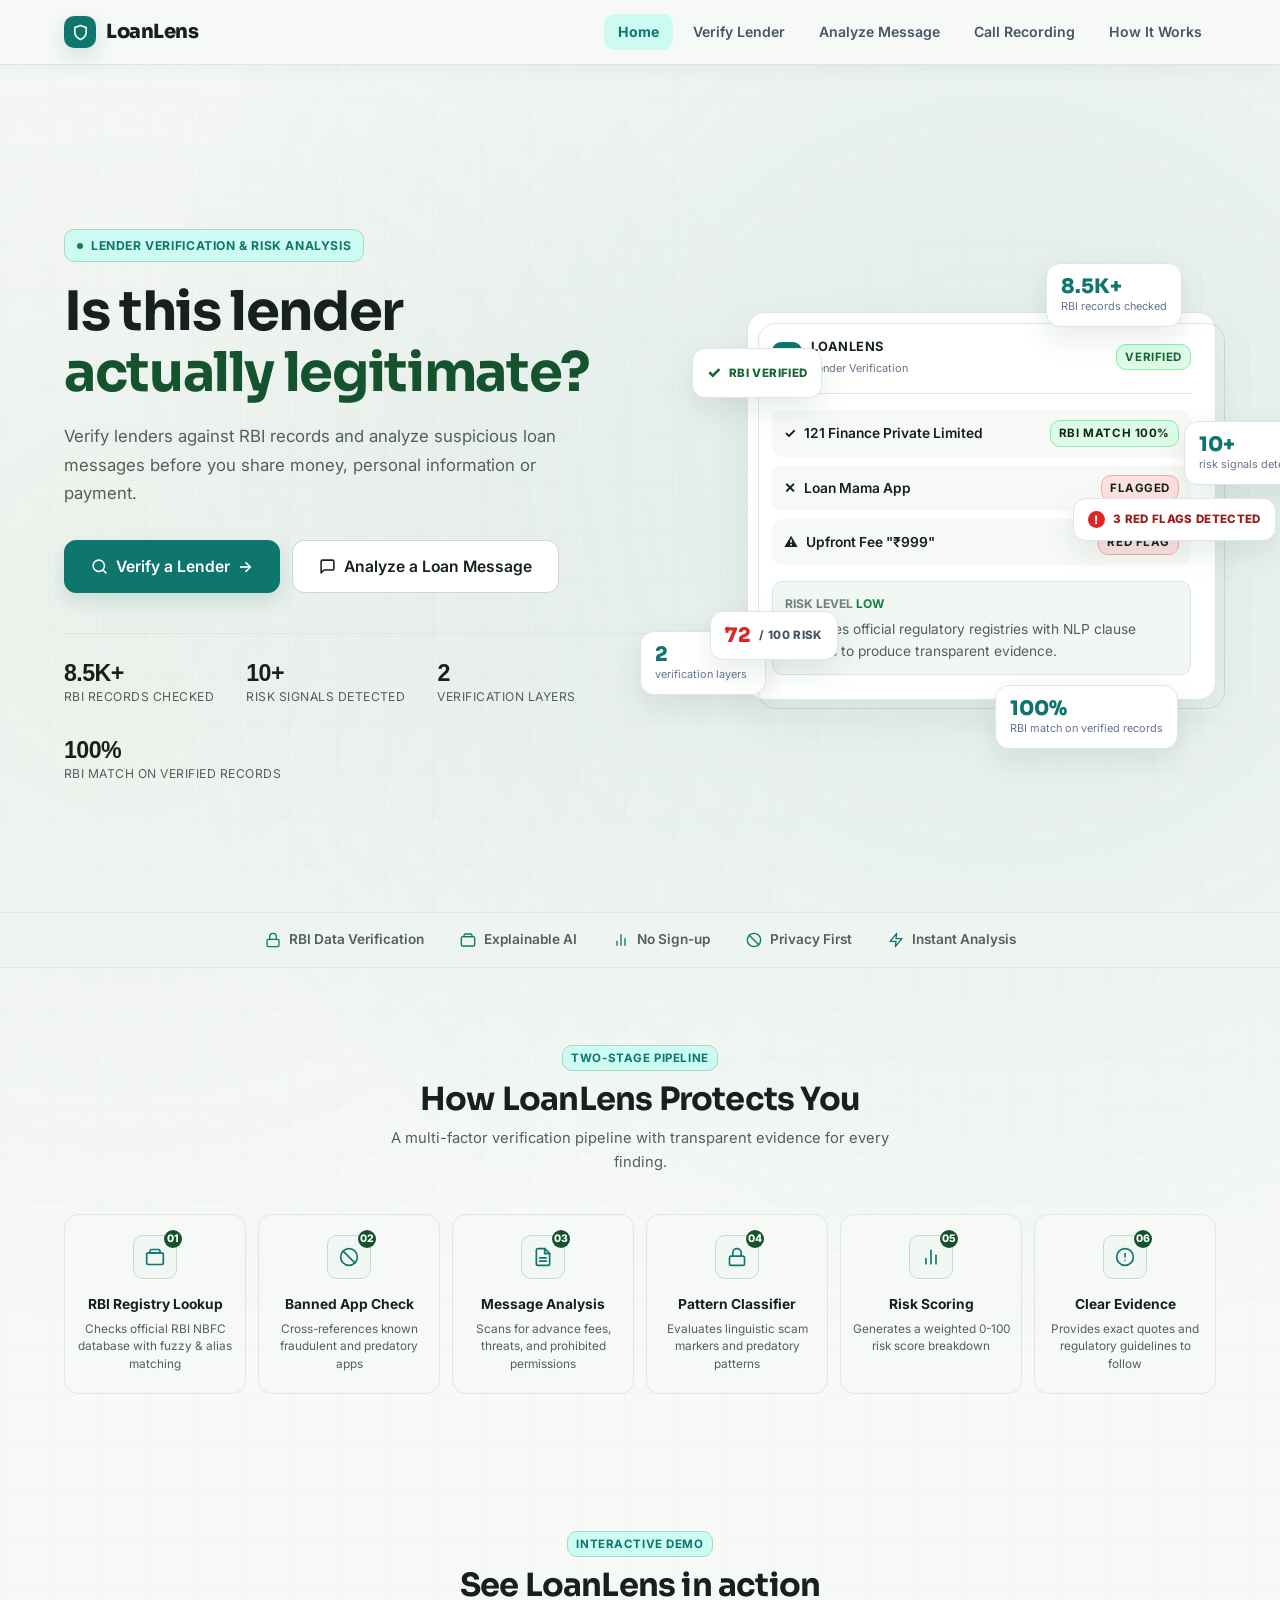
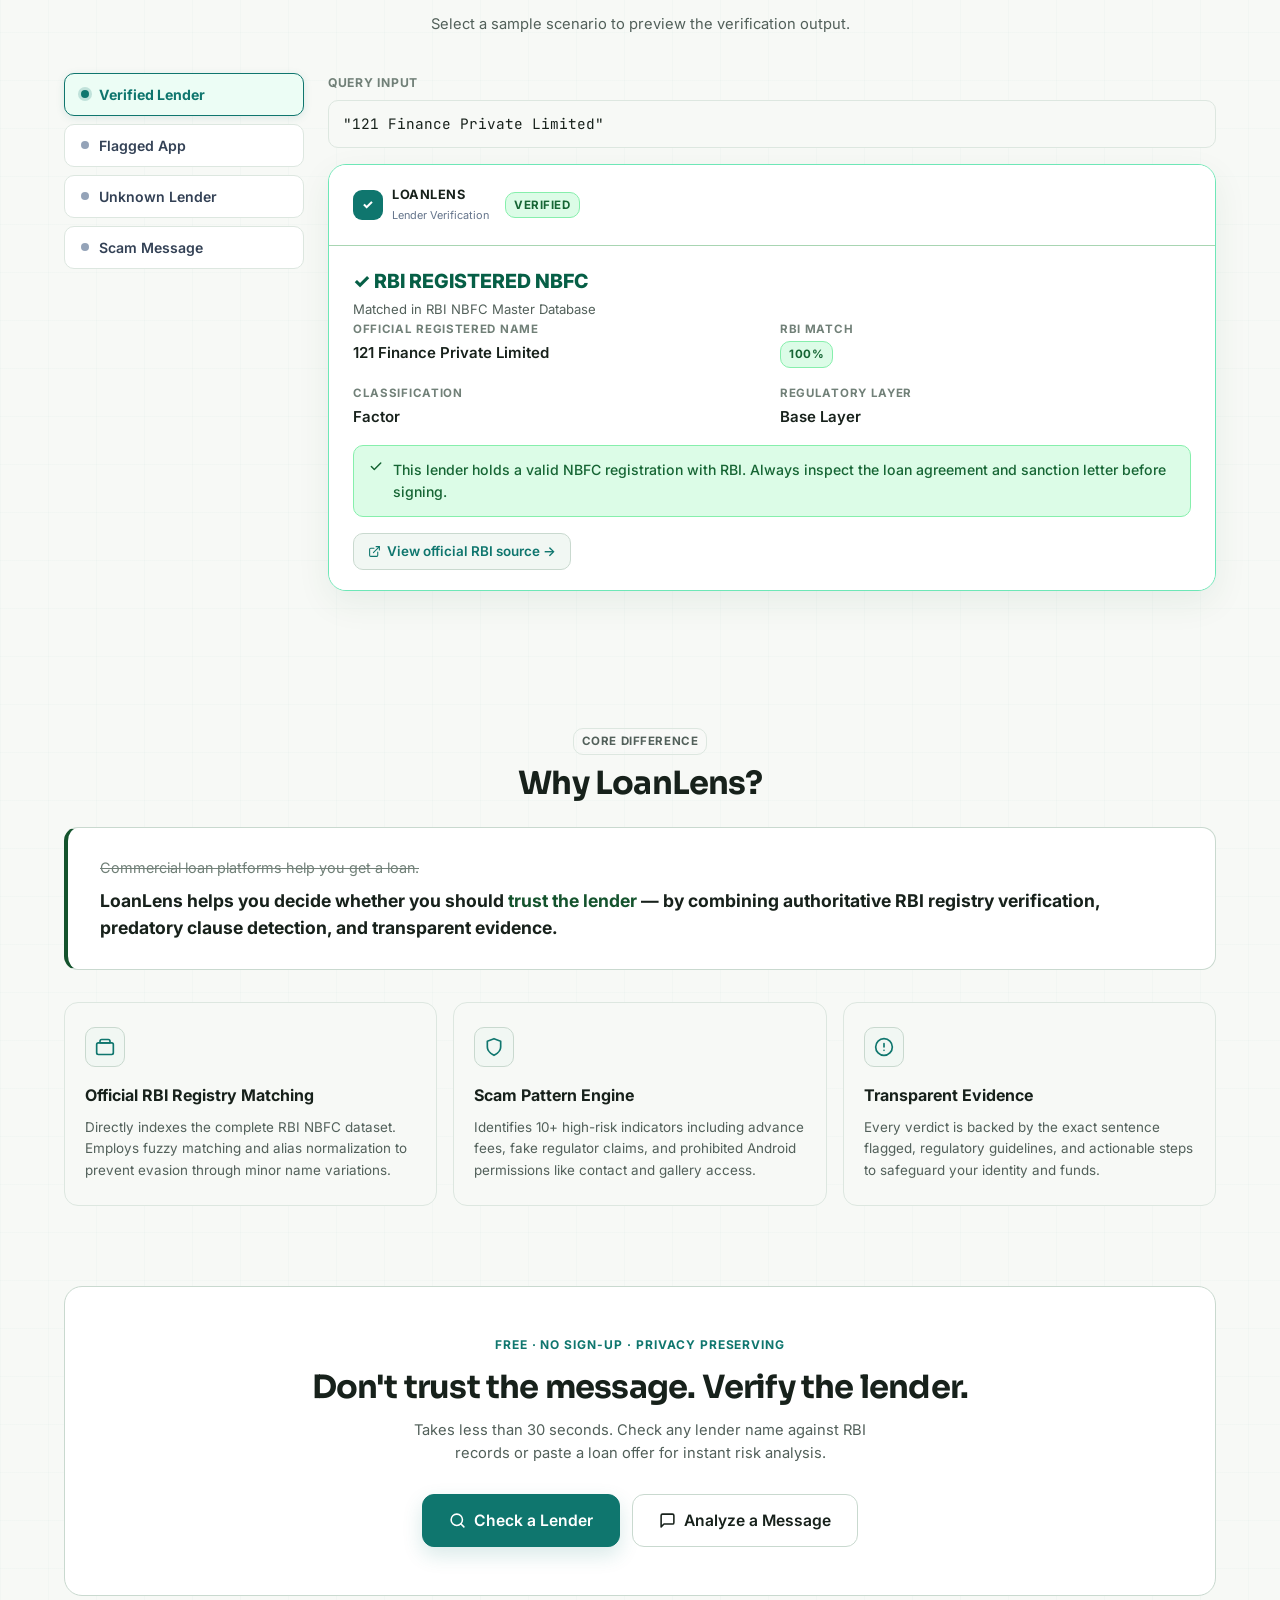
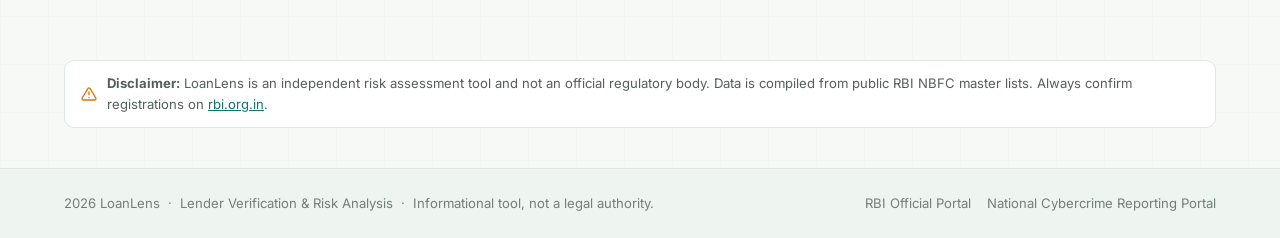
<file: frontend/index.html>
<!DOCTYPE html>
<html lang="en">
<head>
  <meta charset="UTF-8" />
  <meta name="viewport" content="width=device-width, initial-scale=1.0" />
  <title>LoanLens — Official RBI Lender Verification & Loan Safety Engine</title>
  <meta name="description" content="Verify lenders against the official RBI NBFC database and detect suspicious loan offers before sharing money, OTPs, or personal data. Built for borrower security." />
  <link rel="stylesheet" href="css/style.css?v=6" />
  <style>
    /* ─── Hero Section ─────────────────────────────────────── */
    .hero {
      min-height: calc(100vh - 64px);
      display: flex;
      align-items: center;
      position: relative;
      padding: 88px 24px 64px;
    }
    .hero-grid {
      display: grid;
      grid-template-columns: 1.15fr 0.85fr;
      gap: 48px;
      align-items: center;
      width: 100%;
    }
    @media (max-width: 980px) {
      .hero-grid { grid-template-columns: 1fr; }
    }

    .hero-eyebrow {
      display: inline-flex;
      align-items: center;
      gap: 8px;
      background: var(--primary-subtle);
      border: 1px solid var(--primary-border);
      border-radius: var(--radius-sm);
      padding: 6px 12px;
      font-size: 0.76rem;
      font-weight: 700;
      color: var(--primary-light);
      margin-bottom: 20px;
      letter-spacing: 0.05em;
      text-transform: uppercase;
    }
    .eyebrow-dot {
      width: 6px; height: 6px;
      background: var(--risk-low);
      border-radius: 50%;
    }

    .hero h1 {
      margin-bottom: 18px;
      font-size: clamp(2.2rem, 4.5vw, 3.4rem);
      line-height: 1.12;
      color: #17211B;
    }
    .hero-highlight {
      color: #14532D;
    }

    .hero-desc {
      font-size: 1.05rem;
      color: var(--text-secondary);
      line-height: 1.7;
      max-width: 540px;
      margin-bottom: 32px;
    }

    .hero-ctas {
      display: flex;
      gap: 12px;
      flex-wrap: wrap;
      margin-bottom: 40px;
    }

    .hero-stats {
      display: flex;
      gap: 32px;
      flex-wrap: wrap;
      padding-top: 28px;
      border-top: 1px solid var(--border);
    }
    .stat { display: flex; flex-direction: column; gap: 2px; }
    .stat-value {
      font-size: 1.45rem;
      font-weight: 800;
      font-family: 'Plus Jakarta Sans', sans-serif;
      color: #14532D;
      line-height: 1;
    }
    .stat-label { font-size: 0.76rem; color: var(--text-muted); text-transform: uppercase; letter-spacing: 0.04em; }

    /* ─── Hero Regulatory Status Card ──────────────────────── */
    .hero-preview-card {
      background: #FFFFFF;
      border: 1px solid var(--border-strong);
      border-radius: var(--radius-lg);
      padding: 24px;
      box-shadow: 0 16px 36px rgba(20, 83, 45, 0.08);
    }
    .preview-header {
      display: flex;
      align-items: center;
      justify-content: space-between;
      padding-bottom: 16px;
      border-bottom: 1px solid var(--border);
      margin-bottom: 16px;
    }
    .preview-title { font-size: 0.82rem; font-weight: 700; color: var(--text-secondary); text-transform: uppercase; letter-spacing: 0.06em; }
    .preview-row {
      display: flex;
      align-items: center;
      justify-content: space-between;
      padding: 10px 12px;
      border-radius: var(--radius-sm);
      background: #F1F7F3;
      margin-bottom: 8px;
      font-size: 0.86rem;
      color: #17211B;
    }

    /* ─── Demo Section ─────────────────────────────────────── */
    .demo-section { padding: 72px 0; position: relative; z-index: 1; }
    .demo-layout {
      display: grid;
      grid-template-columns: 240px 1fr;
      gap: 24px;
      align-items: start;
      margin-top: 36px;
    }
    @media (max-width: 760px) { .demo-layout { grid-template-columns: 1fr; } }
    
    .demo-tab-list {
      display: flex;
      flex-direction: column;
      gap: 8px;
    }
    @media (max-width: 760px) {
      .demo-tab-list {
        display: grid;
        grid-template-columns: repeat(2, 1fr);
        gap: 8px;
      }
    }
    @media (max-width: 480px) {
      .demo-tab-list {
        grid-template-columns: 1fr;
      }
    }
    
    .demo-tab-item {
      display: flex;
      align-items: center;
      gap: 10px;
      padding: 12px 16px;
      border-radius: var(--radius-sm);
      border: 1px solid var(--border);
      background: #FFFFFF;
      color: #334155;
      font-size: 0.88rem;
      font-weight: 600;
      cursor: pointer;
      transition: all 0.2s ease;
      font-family: 'Inter', sans-serif;
      text-align: left;
      width: 100%;
    }
    .demo-tab-item:hover {
      color: #0F766E;
      background: #F0FDF4;
      border-color: #0F766E;
    }
    .demo-tab-item.active {
      background: #ECFDF5 !important;
      border-color: #0F766E !important;
      color: #0F766E !important;
      font-weight: 700;
      box-shadow: 0 2px 8px rgba(15, 118, 110, 0.12);
    }
    .demo-tab-item-dot {
      width: 8px; height: 8px;
      border-radius: 50%;
      flex-shrink: 0;
      background: #94A3B8;
      transition: all 0.2s ease;
    }
    .demo-tab-item.active .demo-tab-item-dot {
      background: #0F766E;
      box-shadow: 0 0 0 3px rgba(15, 118, 110, 0.2);
    }
    .demo-panel-v2 {
      display: none;
    }
    .demo-panel-v2.active {
      display: block;
      animation: fadeIn 0.25s ease;
    }
    @keyframes fadeIn {
      from { opacity: 0; transform: translateY(4px); }
      to { opacity: 1; transform: translateY(0); }
    }

    .demo-input-label {
      font-size: 0.76rem;
      font-weight: 700;
      color: var(--text-muted);
      text-transform: uppercase;
      letter-spacing: 0.06em;
      margin-bottom: 8px;
    }
    .demo-input-display {
      background: #FBFDFC;
      border: 1px solid var(--border-strong);
      border-radius: var(--radius-sm);
      padding: 12px 14px;
      font-size: 0.9rem;
      color: #17211B;
      font-family: 'JetBrains Mono', monospace;
      margin-bottom: 16px;
      line-height: 1.5;
    }

    /* ─── Differentiation Block ────────────────────────────── */
    .differentiation-block {
      background: var(--bg-card);
      border: 1px solid var(--border-strong);
      border-left: 4px solid var(--primary);
      border-radius: var(--radius);
      padding: 28px 32px;
      margin-bottom: 32px;
    }
    .diff-text-strike {
      font-size: 0.9rem;
      color: var(--text-muted);
      text-decoration: line-through;
      margin-bottom: 8px;
    }
    .diff-text-main {
      font-size: 1.1rem;
      font-weight: 700;
      color: var(--text-primary);
      line-height: 1.55;
    }
    .diff-text-main span { color: #14532D; }

    /* ─── Final CTA ─────────────────────────────────────────── */
    .cta-banner {
      background: #FFFFFF;
      border: 1px solid var(--border-strong);
      border-radius: var(--radius-lg);
      padding: 48px 36px;
      text-align: center;
      margin: 16px 0 64px;
    }
    .cta-overline {
      font-size: 0.75rem;
      font-weight: 700;
      text-transform: uppercase;
      letter-spacing: 0.08em;
      color: #0F766E;
      margin-bottom: 12px;
    }

    /* ─── Footer ─────────────────────────────────────────────── */
    footer {
      border-top: 1px solid var(--border);
      padding: 24px 0;
      background: #EEF4F0;
    }
    .footer-inner {
      display: flex;
      align-items: center;
      justify-content: space-between;
      gap: 16px;
      flex-wrap: wrap;
    }
    .footer-text { font-size: 0.82rem; color: var(--text-muted); }
    .footer-links { display: flex; gap: 16px; }
    .footer-link { font-size: 0.82rem; color: var(--text-muted); text-decoration: none; }
    .footer-link:hover { color: var(--text-primary); }
  </style>
</head>
<body>

  <!-- Navigation -->
  <nav>
    <div class="nav-inner">
      <div class="nav-header-row">
        <a href="index.html" class="nav-logo">
          <div class="nav-logo-icon">
            <svg viewBox="0 0 24 24" fill="none" stroke="currentColor" stroke-width="2.2" stroke-linecap="round" stroke-linejoin="round">
              <path d="M12 22s8-4 8-10V5l-8-3-8 3v7c0 6 8 10 8 10z"/>
            </svg>
          </div>
          <span>LoanLens</span>
        </a>
      </div>
      <div class="nav-links">
        <a href="index.html" class="nav-link active">Home</a>
        <a href="verify.html" class="nav-link">Verify Lender</a>
        <a href="verify.html?tab=message" class="nav-link">Analyze Message</a>
        <a href="verify.html?tab=audio" class="nav-link">Call Recording</a>
        <a href="#how-it-works" class="nav-link">How It Works</a>
      </div>
    </div>
  </nav>

  <main>
    <!-- ══════════ 1. HERO ══════════ -->
    <section class="hero">
      <div class="container">
        <div class="hero-grid">
          <div>
            <div class="hero-eyebrow">
              <div class="eyebrow-dot"></div>
              LENDER VERIFICATION &amp; RISK ANALYSIS
            </div>

            <h1>
              Is this lender<br />
              <span class="hero-highlight">actually legitimate?</span>
            </h1>

            <p class="hero-desc">
              Verify lenders against RBI records and analyze suspicious loan messages before you share money, personal information or payment.
            </p>

            <div class="hero-ctas">
              <a href="verify.html" class="btn btn-primary btn-lg" id="cta-verify">
                <svg width="17" height="17" viewBox="0 0 24 24" fill="none" stroke="currentColor" stroke-width="2.2" stroke-linecap="round" stroke-linejoin="round"><circle cx="11" cy="11" r="8"/><line x1="21" y1="21" x2="16.65" y2="16.65"/></svg>
                Verify a Lender <span aria-hidden="true">→</span>
              </a>
              <a href="verify.html?tab=message" class="btn btn-secondary btn-lg" id="cta-message">
                <svg width="17" height="17" viewBox="0 0 24 24" fill="none" stroke="currentColor" stroke-width="2.2" stroke-linecap="round" stroke-linejoin="round"><path d="M21 15a2 2 0 0 1-2 2H7l-4 4V5a2 2 0 0 1 2-2h14a2 2 0 0 1 2 2z"/></svg>
                Analyze a Loan Message
              </a>
            </div>

            <div class="hero-stats">
              <div class="stat">
                <span class="stat-value">8.5K+</span>
                <span class="stat-label">RBI records checked</span>
              </div>
              <div class="stat">
                <span class="stat-value">10+</span>
                <span class="stat-label">Risk signals detected</span>
              </div>
              <div class="stat">
                <span class="stat-value">2</span>
                <span class="stat-label">Verification layers</span>
              </div>
              <div class="stat">
                <span class="stat-value">100%</span>
                <span class="stat-label">RBI match on verified records</span>
              </div>
            </div>
          </div>

          <!-- Institutional Preview Box -->
          <div class="hero-preview-card">
            <div class="hero-stat-float hero-stat-records"><strong data-target="8500" data-format="compact" data-suffix="+">0</strong><span>RBI records checked</span></div>
            <div class="hero-stat-float hero-stat-signals"><strong data-target="10" data-suffix="+">0</strong><span>risk signals detected</span></div>
            <div class="hero-stat-float hero-stat-layers"><strong data-target="2">0</strong><span>verification layers</span></div>
            <div class="hero-stat-float hero-stat-credentials"><strong data-target="100" data-suffix="%">0</strong><span>RBI match on verified records</span></div>
            <div class="hero-float hero-float-verified"><span class="float-check">✓</span> RBI VERIFIED</div>
            <div class="hero-float hero-float-flags"><span class="float-alert">!</span> 3 RED FLAGS DETECTED</div>
            <div class="hero-float hero-float-score"><strong>72</strong><span>/ 100 RISK</span></div>
            <div class="preview-header">
              <div class="preview-brand"><span class="preview-shield">✓</span><span><strong>LOANLENS</strong><small>Lender Verification</small></span></div>
              <span class="badge badge-low">Verified</span>
            </div>
            <div class="preview-row">
              <div style="display:flex; align-items:center; gap:8px;">
                <span style="color:var(--risk-low); font-weight:700;">✓</span>
                <span style="font-weight:600; color:#17211B;">121 Finance Private Limited</span>
              </div>
              <span class="badge badge-low">RBI Match 100%</span>
            </div>

            <div class="preview-row">
              <div style="display:flex; align-items:center; gap:8px;">
                <span style="color:var(--risk-high); font-weight:700;">✕</span>
                <span style="font-weight:600; color:#17211B;">Loan Mama App</span>
              </div>
              <span class="badge badge-high">Flagged</span>
            </div>

            <div class="preview-row">
              <div style="display:flex; align-items:center; gap:8px;">
                <span style="color:var(--risk-high); font-weight:700;">⚠</span>
                <span style="font-weight:600; color:#17211B;">Upfront Fee "₹999"</span>
              </div>
              <span class="badge badge-high">Red flag</span>
            </div>

            <div style="margin-top:16px; padding:12px; background:#F1F7F3; border-radius:var(--radius-sm); border:1px solid var(--border);">
              <div style="font-size:0.75rem; color:var(--text-muted); font-weight:700; text-transform:uppercase;">Risk Level <strong style="color:var(--risk-low);">LOW</strong></div>
              <div style="font-size:0.86rem; color:var(--text-secondary); margin-top:4px;">
                Combines official regulatory registries with NLP clause analysis to produce transparent evidence.
              </div>
            </div>
          </div>
        </div>
      </div>
    </section>

    <!-- ══════════ 2. TRUST STRIP ══════════ -->
    <div class="trust-strip" role="list" aria-label="Key features">
      <div class="container trust-strip-inner">
        <div class="trust-item" role="listitem">
          <svg viewBox="0 0 24 24" fill="none" stroke="currentColor" stroke-width="2" stroke-linecap="round" stroke-linejoin="round"><rect x="3" y="11" width="18" height="11" rx="2"/><path d="M7 11V7a5 5 0 0 1 10 0v4"/></svg>
          RBI Data Verification
        </div>
        <div class="trust-item" role="listitem">
          <svg viewBox="0 0 24 24" fill="none" stroke="currentColor" stroke-width="2" stroke-linecap="round" stroke-linejoin="round"><rect x="2" y="7" width="20" height="14" rx="2"/><path d="M16 3H8a2 2 0 0 0-2 2v2h12V5a2 2 0 0 0-2-2z"/></svg>
          Explainable AI
        </div>
        <div class="trust-item" role="listitem">
          <svg viewBox="0 0 24 24" fill="none" stroke="currentColor" stroke-width="2" stroke-linecap="round" stroke-linejoin="round"><line x1="18" y1="20" x2="18" y2="10"/><line x1="12" y1="20" x2="12" y2="4"/><line x1="6" y1="20" x2="6" y2="14"/></svg>
          No Sign-up
        </div>
        <div class="trust-item" role="listitem">
          <svg viewBox="0 0 24 24" fill="none" stroke="currentColor" stroke-width="2" stroke-linecap="round" stroke-linejoin="round"><circle cx="12" cy="12" r="10"/><line x1="4.93" y1="4.93" x2="19.07" y2="19.07"/></svg>
          Privacy First
        </div>
        <div class="trust-item" role="listitem">
          <svg viewBox="0 0 24 24" fill="none" stroke="currentColor" stroke-width="2" stroke-linecap="round" stroke-linejoin="round"><polygon points="13 2 3 14 12 14 11 22 21 10 12 10 13 2"/></svg>
          Instant Analysis
        </div>
      </div>
    </div>

    <!-- ══════════ 3. HOW IT WORKS — PIPELINE ══════════ -->
    <section class="pipeline-section" id="how-it-works">
      <div class="container">
        <div style="text-align:center; margin-bottom:8px;">
          <span class="badge badge-info">Two-Stage Pipeline</span>
        </div>
        <h2 style="text-align:center; margin-bottom:8px;">How LoanLens Protects You</h2>
        <p style="text-align:center; color:var(--text-secondary); max-width:500px; margin:0 auto; font-size:0.92rem;">
          A multi-factor verification pipeline with transparent evidence for every finding.
        </p>

        <div class="pipeline-grid">
          <div class="pipeline-step">
            <div class="pipeline-num-wrap">
              <svg class="pipeline-icon" viewBox="0 0 24 24" fill="none" stroke="currentColor" stroke-width="2" stroke-linecap="round" stroke-linejoin="round"><rect x="2" y="7" width="20" height="14" rx="2"/><path d="M16 3H8a2 2 0 0 0-2 2v2h12V5a2 2 0 0 0-2-2z"/></svg>
              <span class="pipeline-num">01</span>
            </div>
            <div class="pipeline-title">RBI Registry Lookup</div>
            <div class="pipeline-desc">Checks official RBI NBFC database with fuzzy &amp; alias matching</div>
          </div>
          
          <div class="pipeline-step">
            <div class="pipeline-num-wrap">
              <svg class="pipeline-icon" viewBox="0 0 24 24" fill="none" stroke="currentColor" stroke-width="2" stroke-linecap="round" stroke-linejoin="round"><circle cx="12" cy="12" r="10"/><line x1="4.93" y1="4.93" x2="19.07" y2="19.07"/></svg>
              <span class="pipeline-num">02</span>
            </div>
            <div class="pipeline-title">Banned App Check</div>
            <div class="pipeline-desc">Cross-references known fraudulent and predatory apps</div>
          </div>
          
          <div class="pipeline-step">
            <div class="pipeline-num-wrap">
              <svg class="pipeline-icon" viewBox="0 0 24 24" fill="none" stroke="currentColor" stroke-width="2" stroke-linecap="round" stroke-linejoin="round"><path d="M14 2H6a2 2 0 0 0-2 2v16a2 2 0 0 0 2 2h12a2 2 0 0 0 2-2V8z"/><polyline points="14 2 14 8 20 8"/><line x1="16" y1="13" x2="8" y2="13"/><line x1="16" y1="17" x2="8" y2="17"/></svg>
              <span class="pipeline-num">03</span>
            </div>
            <div class="pipeline-title">Message Analysis</div>
            <div class="pipeline-desc">Scans for advance fees, threats, and prohibited permissions</div>
          </div>
          
          <div class="pipeline-step">
            <div class="pipeline-num-wrap">
              <svg class="pipeline-icon" viewBox="0 0 24 24" fill="none" stroke="currentColor" stroke-width="2" stroke-linecap="round" stroke-linejoin="round"><rect x="3" y="11" width="18" height="11" rx="2"/><path d="M7 11V7a5 5 0 0 1 10 0v4"/></svg>
              <span class="pipeline-num">04</span>
            </div>
            <div class="pipeline-title">Pattern Classifier</div>
            <div class="pipeline-desc">Evaluates linguistic scam markers and predatory patterns</div>
          </div>
          
          <div class="pipeline-step">
            <div class="pipeline-num-wrap">
              <svg class="pipeline-icon" viewBox="0 0 24 24" fill="none" stroke="currentColor" stroke-width="2" stroke-linecap="round" stroke-linejoin="round"><line x1="18" y1="20" x2="18" y2="10"/><line x1="12" y1="20" x2="12" y2="4"/><line x1="6" y1="20" x2="6" y2="14"/></svg>
              <span class="pipeline-num">05</span>
            </div>
            <div class="pipeline-title">Risk Scoring</div>
            <div class="pipeline-desc">Generates a weighted 0-100 risk score breakdown</div>
          </div>
          
          <div class="pipeline-step">
            <div class="pipeline-num-wrap">
              <svg class="pipeline-icon" viewBox="0 0 24 24" fill="none" stroke="currentColor" stroke-width="2" stroke-linecap="round" stroke-linejoin="round"><circle cx="12" cy="12" r="10"/><line x1="12" y1="8" x2="12" y2="12"/><line x1="12" y1="16" x2="12.01" y2="16"/></svg>
              <span class="pipeline-num">06</span>
            </div>
            <div class="pipeline-title">Clear Evidence</div>
            <div class="pipeline-desc">Provides exact quotes and regulatory guidelines to follow</div>
          </div>
        </div>
      </div>
    </section>

    <!-- ══════════ 4. INTERACTIVE DEMO ══════════ -->
    <section class="demo-section">
      <div class="container">
        <div style="text-align:center; margin-bottom:8px;">
          <span class="badge badge-info">Interactive Demo</span>
        </div>
        <h2 style="text-align:center; margin-bottom:8px;">See LoanLens in action</h2>
        <p style="text-align:center; color:var(--text-secondary); margin-bottom:0; font-size:0.92rem;">
          Select a sample scenario to preview the verification output.
        </p>

        <div class="demo-layout">
          <!-- Tab List -->
          <div class="demo-tab-list">
            <button class="demo-tab-item active" onclick="switchDemoV2(0)" id="dv0">
              <div class="demo-tab-item-dot"></div>
              Verified Lender
            </button>
            <button class="demo-tab-item" onclick="switchDemoV2(1)" id="dv1">
              <div class="demo-tab-item-dot"></div>
              Flagged App
            </button>
            <button class="demo-tab-item" onclick="switchDemoV2(2)" id="dv2">
              <div class="demo-tab-item-dot"></div>
              Unknown Lender
            </button>
            <button class="demo-tab-item" onclick="switchDemoV2(3)" id="dv3">
              <div class="demo-tab-item-dot"></div>
              Scam Message
            </button>
          </div>

          <!-- Demo Content Panels -->
          <div class="demo-content">

            <!-- Panel 0: Verified Lender -->
            <div class="demo-panel-v2 active" id="dvp0">
              <div class="demo-input-label">Query Input</div>
              <div class="demo-input-display">"121 Finance Private Limited"</div>
              <div class="rbi-badge-card">
                <div class="rbi-badge-header">
                  <div class="preview-brand"><span class="preview-shield">✓</span><span><strong>LOANLENS</strong><small>Lender Verification</small></span></div>
                  <span class="badge badge-low">Verified</span>
                </div>
                <div class="rbi-badge-details">
                  <div class="rbi-badge-title">✓ RBI REGISTERED NBFC</div>
                  <div class="rbi-badge-sub">Matched in RBI NBFC Master Database</div>
                  <div class="rbi-detail-grid">
                    <div class="rbi-detail-field"><span class="rbi-detail-label">Official Registered Name</span><span class="rbi-detail-value">121 Finance Private Limited</span></div>
                    <div class="rbi-detail-field"><span class="rbi-detail-label">RBI Match</span><span class="rbi-detail-value"><span class="badge badge-low">100%</span></span></div>
                    <div class="rbi-detail-field"><span class="rbi-detail-label">Classification</span><span class="rbi-detail-value">Factor</span></div>
                    <div class="rbi-detail-field"><span class="rbi-detail-label">Regulatory Layer</span><span class="rbi-detail-value">Base Layer</span></div>
                  </div>
                  <div style="margin-bottom:16px;"><div class="info-box info-box-success"><svg width="15" height="15" viewBox="0 0 24 24" fill="none" stroke="currentColor" stroke-width="2.5" stroke-linecap="round" stroke-linejoin="round"><polyline points="20 6 9 17 4 12"/></svg> This lender holds a valid NBFC registration with RBI. Always inspect the loan agreement and sanction letter before signing.</div></div>
                  <a href="https://rbi.org.in" target="_blank" rel="noopener noreferrer" class="rbi-source-link"><svg viewBox="0 0 24 24" fill="none" stroke="currentColor" stroke-width="2" stroke-linecap="round" stroke-linejoin="round"><path d="M18 13v6a2 2 0 0 1-2 2H5a2 2 0 0 1-2-2V8a2 2 0 0 1 2-2h6"/><polyline points="15 3 21 3 21 9"/><line x1="10" y1="14" x2="21" y2="3"/></svg> View official RBI source →</a>
                </div>
              </div>
            </div>

            <!-- Panel 1: Flagged App -->
            <div class="demo-panel-v2" id="dvp1">
              <div class="demo-input-label">Query Input</div>
              <div class="demo-input-display">"RBI Instant Loan"</div>
              <div class="flagged-card">
                <div class="flagged-header">
                  <div class="flagged-icon">
                    <svg viewBox="0 0 24 24" fill="none" stroke="currentColor" stroke-width="2.5" stroke-linecap="round" stroke-linejoin="round"><polygon points="7.86 2 16.14 2 22 7.86 22 16.14 16.14 22 7.86 22 2 16.14 2 7.86 7.86 2"/><line x1="12" y1="8" x2="12" y2="12"/><line x1="12" y1="16" x2="12.01" y2="16"/></svg>
                  </div>
                  <div>
                    <div class="flagged-title">FLAGGED — BANNED ENTITY</div>
                    <div class="flagged-sub">Listed in Regulatory Warning Database</div>
                  </div>
                </div>
                <div class="flagged-body">
                  <div class="info-box info-box-danger">
                    <svg width="15" height="15" viewBox="0 0 24 24" fill="none" stroke="currentColor" stroke-width="2.5" stroke-linecap="round" stroke-linejoin="round" style="flex-shrink:0; margin-top:2px;"><polygon points="7.86 2 16.14 2 22 7.86 22 16.14 16.14 22 7.86 22 2 16.14 2 7.86 7.86 2"/><line x1="12" y1="8" x2="12" y2="12"/><line x1="12" y1="16" x2="12.01" y2="16"/></svg>
                    <div>
                      <strong>Why flagged:</strong> Falsely claims direct loan disbursement from RBI. The Reserve Bank of India does not offer personal loans or operate consumer lending apps.
                      <div style="margin-top:6px; font-size:0.78rem; opacity:0.75;">Source: RBI Public Caution Advisories</div>
                    </div>
                  </div>
                </div>
              </div>
            </div>

            <!-- Panel 2: Unknown Lender -->
            <div class="demo-panel-v2" id="dvp2">
              <div class="demo-input-label">Query Input</div>
              <div class="demo-input-display">"SuperFast Loan App"</div>
              <div class="unverified-card">
                <div class="unverified-header">
                  <div class="unverified-icon">
                    <svg viewBox="0 0 24 24" fill="none" stroke="currentColor" stroke-width="2.5" stroke-linecap="round" stroke-linejoin="round"><path d="M10.29 3.86L1.82 18a2 2 0 0 0 1.71 3h16.94a2 2 0 0 0 1.71-3L13.71 3.86a2 2 0 0 0-3.42 0z"/><line x1="12" y1="9" x2="12" y2="13"/><line x1="12" y1="17" x2="12.01" y2="17"/></svg>
                  </div>
                  <div>
                    <div class="unverified-title">UNVERIFIED LENDER</div>
                    <div class="unverified-sub">Not found in active RBI NBFC records</div>
                  </div>
                </div>
                <div class="unverified-body">
                  <div class="info-box info-box-warning" style="margin-bottom:14px;">
                    <svg width="15" height="15" viewBox="0 0 24 24" fill="none" stroke="currentColor" stroke-width="2.5" stroke-linecap="round" stroke-linejoin="round" style="flex-shrink:0; margin-top:2px;"><path d="M10.29 3.86L1.82 18a2 2 0 0 0 1.71 3h16.94a2 2 0 0 0 1.71-3L13.71 3.86a2 2 0 0 0-3.42 0z"/><line x1="12" y1="9" x2="12" y2="13"/><line x1="12" y1="17" x2="12.01" y2="17"/></svg>
                    This entity is not present in the current RBI NBFC dataset. This does <strong>NOT</strong> automatically mean fraud, but requires checking their loan agreement and permission requests.
                  </div>
                  <a href="verify.html?tab=message" class="btn btn-secondary btn-sm">
                    <svg width="14" height="14" viewBox="0 0 24 24" fill="none" stroke="currentColor" stroke-width="2.2" stroke-linecap="round" stroke-linejoin="round"><path d="M21 15a2 2 0 0 1-2 2H7l-4 4V5a2 2 0 0 1 2-2h14a2 2 0 0 1 2 2z"/></svg>
                    Analyze Loan Offer / Message →
                  </a>
                </div>
              </div>
            </div>

            <!-- Panel 3: Scam Message -->
            <div class="demo-panel-v2" id="dvp3">
              <div class="demo-input-label">Message Analyzed</div>
              <div class="demo-input-display">"Congratulations! Pay ₹999 processing fee. 100% guaranteed approval. Give access to contacts to verify identity."</div>
              <div class="risk-result-card">
                <div class="risk-result-header">
                  <div class="risk-result-icon">
                    <svg viewBox="0 0 24 24" fill="none" stroke="currentColor" stroke-width="2.5" stroke-linecap="round" stroke-linejoin="round"><polygon points="7.86 2 16.14 2 22 7.86 22 16.14 16.14 22 7.86 22 2 16.14 2 7.86 7.86 2"/><line x1="12" y1="8" x2="12" y2="12"/><line x1="12" y1="16" x2="12.01" y2="16"/></svg>
                  </div>
                  <div class="risk-result-title-block">
                    <div class="risk-result-title">HIGH RISK DETECTED</div>
                    <div class="risk-result-sub">3 suspicious signals identified</div>
                  </div>
                  <div class="risk-score-pill">
                    <span class="risk-score-num">78</span>
                    <span class="risk-score-label">/ 100</span>
                  </div>
                </div>

                <div class="risk-result-flags">
                  <div class="risk-flag-row">
                    <div class="risk-flag-icon">
                      <svg viewBox="0 0 24 24" fill="none" stroke="currentColor" stroke-width="2.5" stroke-linecap="round" stroke-linejoin="round"><path d="M4 15s1-1 4-1 5 2 8 2 4-1 4-1V3s-1 1-4 1-5-2-8-2-4 1-4 1z"/><line x1="4" y1="22" x2="4" y2="15"/></svg>
                    </div>
                    <div class="risk-flag-content">
                      <div class="risk-flag-name">Advance Processing Fee Demand</div>
                      <div class="risk-flag-quote">"Pay ₹999 processing fee"</div>
                    </div>
                    <span class="badge badge-high">High</span>
                  </div>
                  
                  <div class="risk-flag-row">
                    <div class="risk-flag-icon">
                      <svg viewBox="0 0 24 24" fill="none" stroke="currentColor" stroke-width="2.5" stroke-linecap="round" stroke-linejoin="round"><path d="M4 15s1-1 4-1 5 2 8 2 4-1 4-1V3s-1 1-4 1-5-2-8-2-4 1-4 1z"/><line x1="4" y1="22" x2="4" y2="15"/></svg>
                    </div>
                    <div class="risk-flag-content">
                      <div class="risk-flag-name">Guaranteed Approval Claim</div>
                      <div class="risk-flag-quote">"100% guaranteed approval"</div>
                    </div>
                    <span class="badge badge-high">High</span>
                  </div>
                  
                  <div class="risk-flag-row">
                    <div class="risk-flag-icon">
                      <svg viewBox="0 0 24 24" fill="none" stroke="currentColor" stroke-width="2.5" stroke-linecap="round" stroke-linejoin="round"><path d="M4 15s1-1 4-1 5 2 8 2 4-1 4-1V3s-1 1-4 1-5-2-8-2-4 1-4 1z"/><line x1="4" y1="22" x2="4" y2="15"/></svg>
                    </div>
                    <div class="risk-flag-content">
                      <div class="risk-flag-name">Prohibited Contact List Access</div>
                      <div class="risk-flag-quote">"Give access to contacts to verify identity"</div>
                    </div>
                    <span class="badge badge-medium">Medium</span>
                  </div>
                </div>

                <div class="risk-result-recommendation">
                  <svg viewBox="0 0 24 24" fill="none" stroke="currentColor" stroke-width="2.2" stroke-linecap="round" stroke-linejoin="round"><circle cx="12" cy="12" r="10"/><line x1="12" y1="8" x2="12" y2="12"/><line x1="12" y1="16" x2="12.01" y2="16"/></svg>
                  <div class="risk-reco-text">
                    <strong>Recommendation:</strong> Do not pay any money upfront. Legitimate lenders deduct genuine processing fees directly from sanctioned loan amounts, never via advance UPI or gift cards.
                  </div>
                </div>
              </div>
            </div>

          </div><!-- /demo-content -->
        </div><!-- /demo-layout -->
      </div>
    </section>

    <!-- ══════════ 5. WHY LOANLENS ══════════ -->
    <section class="why-section">
      <div class="container">
        <div style="text-align:center; margin-bottom:8px;">
          <span class="badge badge-neutral">Core Difference</span>
        </div>
        <h2 style="text-align:center; margin-bottom:24px;">Why LoanLens?</h2>

        <div class="differentiation-block">
          <div class="diff-text-strike">Commercial loan platforms help you get a loan.</div>
          <div class="diff-text-main">LoanLens helps you decide whether you should <span>trust the lender</span> — by combining authoritative RBI registry verification, predatory clause detection, and transparent evidence.</div>
        </div>

        <div class="why-grid">
          <div class="why-card">
            <div class="why-icon">
              <svg viewBox="0 0 24 24" fill="none" stroke="currentColor" stroke-width="2" stroke-linecap="round" stroke-linejoin="round"><rect x="2" y="7" width="20" height="14" rx="2"/><path d="M16 3H8a2 2 0 0 0-2 2v2h12V5a2 2 0 0 0-2-2z"/></svg>
            </div>
            <div class="why-title">Official RBI Registry Matching</div>
            <div class="why-desc">Directly indexes the complete RBI NBFC dataset. Employs fuzzy matching and alias normalization to prevent evasion through minor name variations.</div>
          </div>
          
          <div class="why-card">
            <div class="why-icon">
              <svg viewBox="0 0 24 24" fill="none" stroke="currentColor" stroke-width="2" stroke-linecap="round" stroke-linejoin="round"><path d="M12 22s8-4 8-10V5l-8-3-8 3v7c0 6 8 10 8 10z"/></svg>
            </div>
            <div class="why-title">Scam Pattern Engine</div>
            <div class="why-desc">Identifies 10+ high-risk indicators including advance fees, fake regulator claims, and prohibited Android permissions like contact and gallery access.</div>
          </div>
          
          <div class="why-card">
            <div class="why-icon">
              <svg viewBox="0 0 24 24" fill="none" stroke="currentColor" stroke-width="2" stroke-linecap="round" stroke-linejoin="round"><circle cx="12" cy="12" r="10"/><line x1="12" y1="8" x2="12" y2="12"/><line x1="12" y1="16" x2="12.01" y2="16"/></svg>
            </div>
            <div class="why-title">Transparent Evidence</div>
            <div class="why-desc">Every verdict is backed by the exact sentence flagged, regulatory guidelines, and actionable steps to safeguard your identity and funds.</div>
          </div>
        </div>
      </div>
    </section>

    <!-- ══════════ 6. FINAL CTA ══════════ -->
    <div class="container">
      <div class="cta-banner">
        <div class="cta-overline">Free &middot; No Sign-Up &middot; Privacy Preserving</div>
        <h2 style="font-size:clamp(1.5rem, 3vw, 2rem); margin-bottom:12px; color:#17211B;">
          Don't trust the message. Verify the lender.
        </h2>
        <p style="color:var(--text-secondary); max-width:480px; margin:0 auto 28px; font-size:0.92rem;">
          Takes less than 30 seconds. Check any lender name against RBI records or paste a loan offer for instant risk analysis.
        </p>
        <div style="display:flex; gap:12px; justify-content:center; flex-wrap:wrap;">
          <a href="verify.html" class="btn btn-primary btn-lg" id="bottom-cta-verify">
            <svg width="17" height="17" viewBox="0 0 24 24" fill="none" stroke="currentColor" stroke-width="2.2" stroke-linecap="round" stroke-linejoin="round"><circle cx="11" cy="11" r="8"/><line x1="21" y1="21" x2="16.65" y2="16.65"/></svg>
            Check a Lender
          </a>
          <a href="verify.html?tab=message" class="btn btn-secondary btn-lg" id="bottom-cta-msg">
            <svg width="17" height="17" viewBox="0 0 24 24" fill="none" stroke="currentColor" stroke-width="2.2" stroke-linecap="round" stroke-linejoin="round"><path d="M21 15a2 2 0 0 1-2 2H7l-4 4V5a2 2 0 0 1 2-2h14a2 2 0 0 1 2 2z"/></svg>
            Analyze a Message
          </a>
        </div>
      </div>
    </div>

    <!-- Disclaimer -->
    <div class="container" style="margin-bottom:40px;">
      <div class="demo-banner">
        <svg viewBox="0 0 24 24" fill="none" stroke="currentColor" stroke-width="2" stroke-linecap="round" stroke-linejoin="round"><path d="M10.29 3.86L1.82 18a2 2 0 0 0 1.71 3h16.94a2 2 0 0 0 1.71-3L13.71 3.86a2 2 0 0 0-3.42 0z"/><line x1="12" y1="9" x2="12" y2="13"/><line x1="12" y1="17" x2="12.01" y2="17"/></svg>
        <span>
          <strong>Disclaimer:</strong> LoanLens is an independent risk assessment tool and not an official regulatory body. Data is compiled from public RBI NBFC master lists. Always confirm registrations on <a href="https://rbi.org.in" target="_blank" style="color:var(--primary-light); text-decoration:underline;">rbi.org.in</a>.
        </span>
      </div>
    </div>
  </main>

  <footer>
    <div class="container footer-inner">
      <div class="footer-text"><span id="footer-year"></span> LoanLens &nbsp;·&nbsp; Lender Verification &amp; Risk Analysis &nbsp;·&nbsp; Informational tool, not a legal authority.</div>
      <div class="footer-links">
        <a href="https://rbi.org.in" target="_blank" class="footer-link">RBI Official Portal</a>
        <a href="https://cybercrime.gov.in" target="_blank" class="footer-link">National Cybercrime Reporting Portal</a>
      </div>
    </div>
  </footer>

  <script>
    function switchDemoV2(idx) {
      document.querySelectorAll('.demo-tab-item').forEach((t, i) => t.classList.toggle('active', i === idx));
      document.querySelectorAll('.demo-panel-v2').forEach((p, i) => p.classList.toggle('active', i === idx));
    }

    document.getElementById('footer-year').textContent = new Date().getFullYear();
    document.querySelectorAll('.hero-stat-float strong[data-target]').forEach((element, index) => {
      const target = Number(element.dataset.target);
      const suffix = element.dataset.suffix || '';
      const compact = element.dataset.format === 'compact';
      const reduced = window.matchMedia('(prefers-reduced-motion: reduce)').matches;
      const render = value => {
        const display = compact && value >= 1000 ? `${(value / 1000).toFixed(1)}K` : Math.round(value);
        element.textContent = `${display}${suffix}`;
      };
      if (reduced) { render(target); return; }
      const start = performance.now() + index * 90;
      const tick = now => {
        const progress = Math.min(1, Math.max(0, (now - start) / 950));
        render(target * (1 - Math.pow(1 - progress, 3)));
        if (progress < 1) requestAnimationFrame(tick);
      };
      requestAnimationFrame(tick);
    });
  </script>
</body>
</html>
</file>
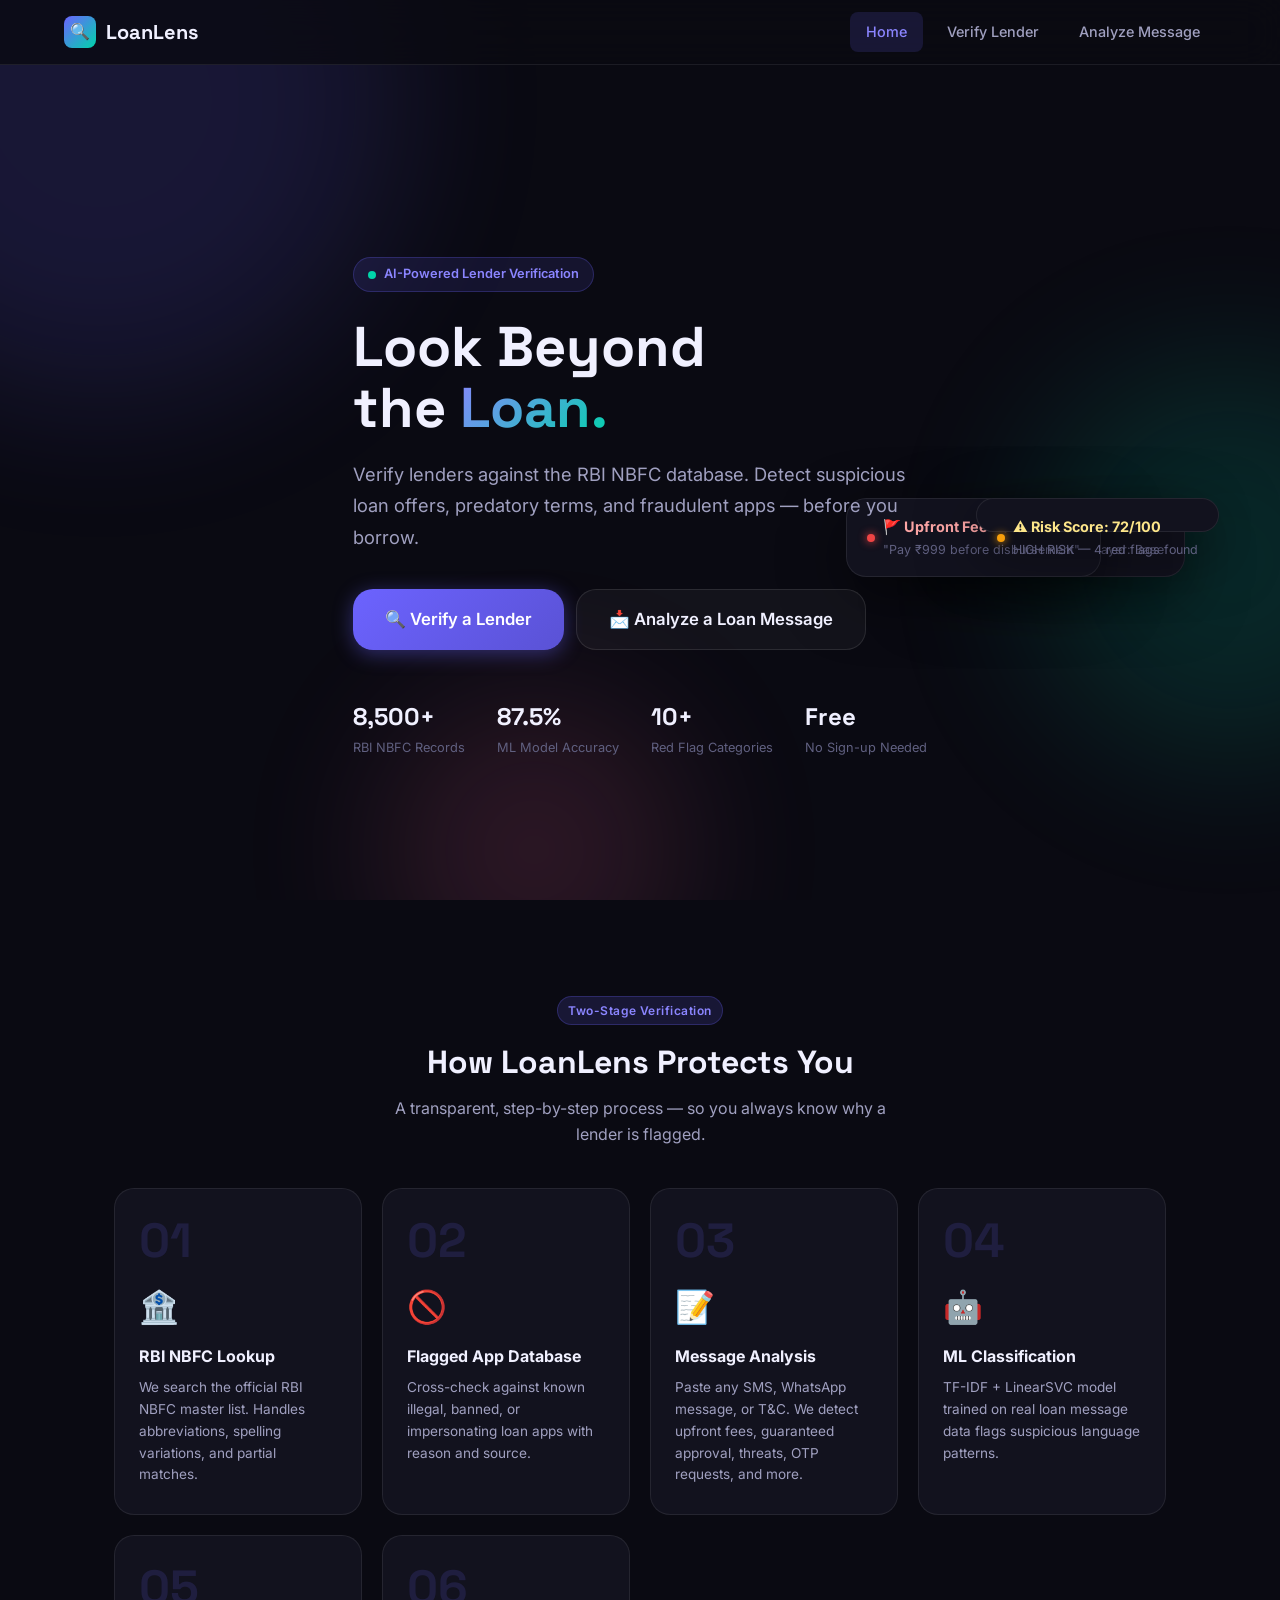
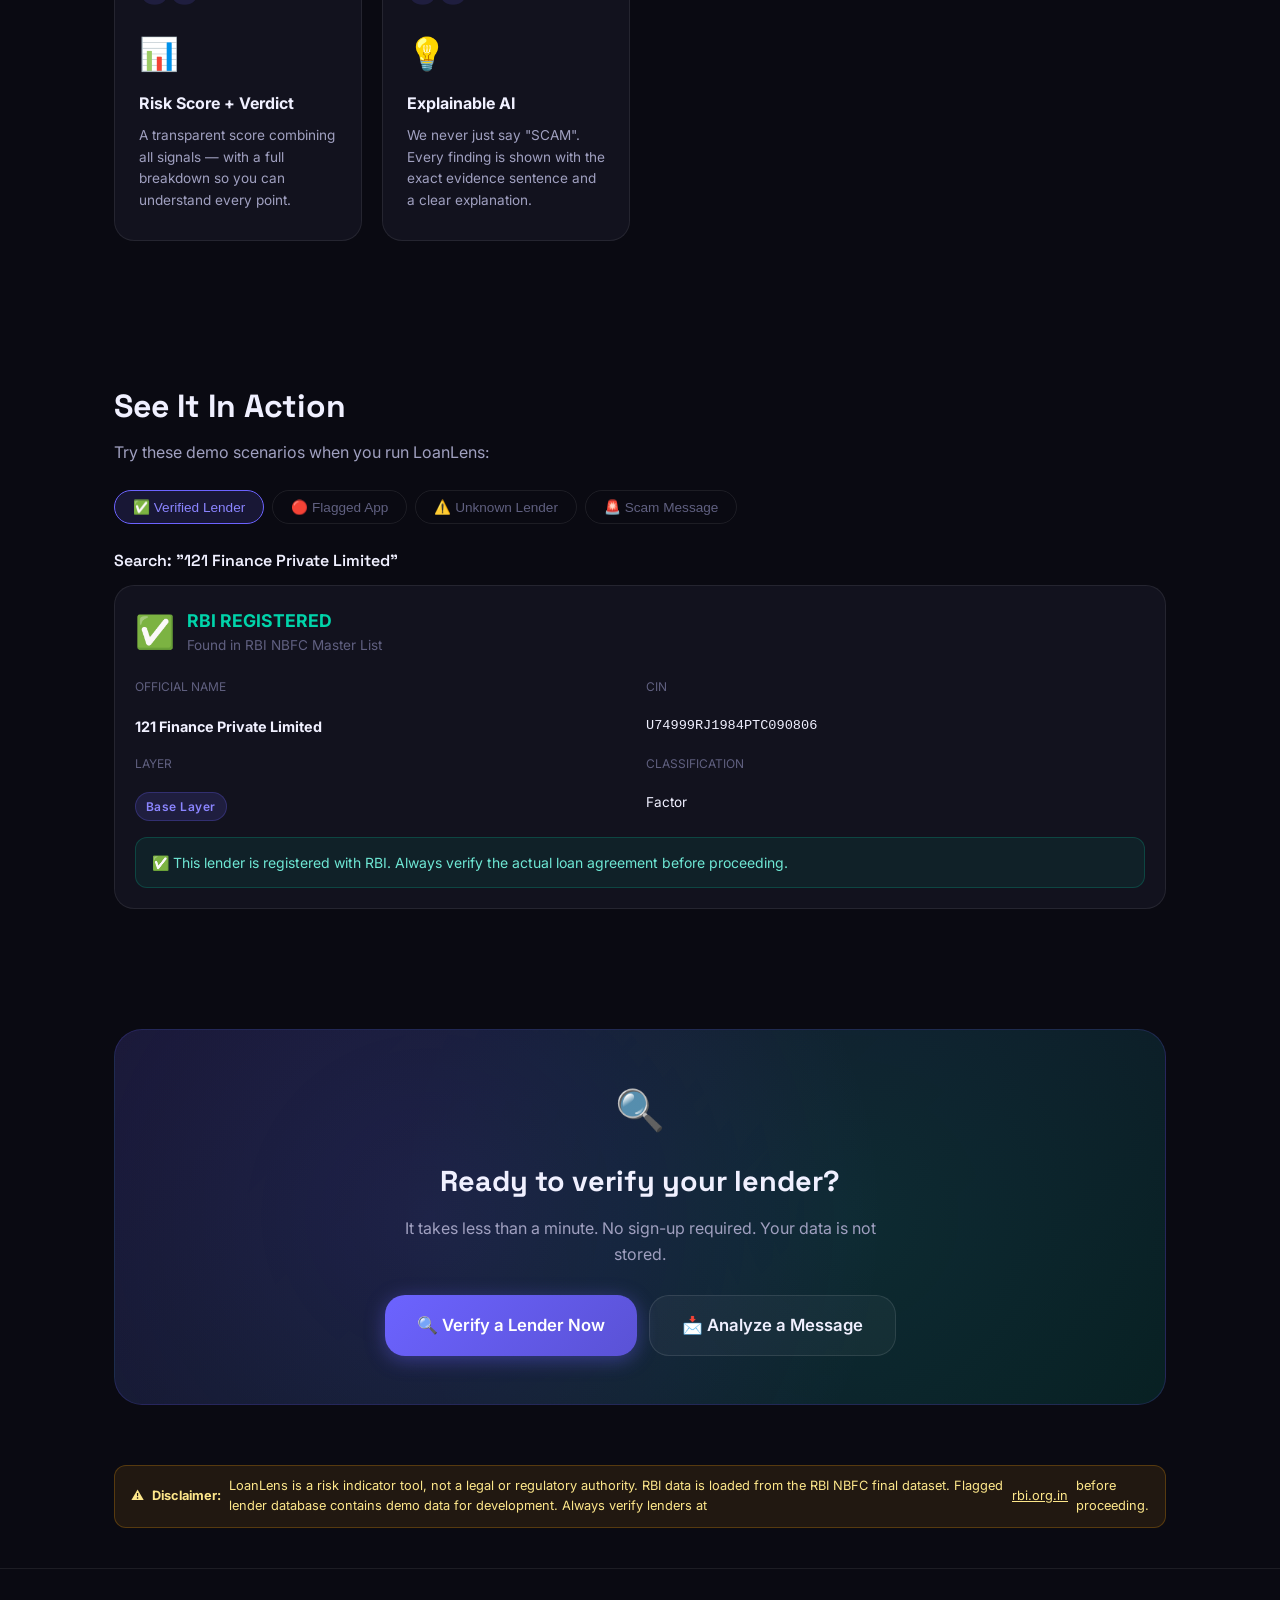
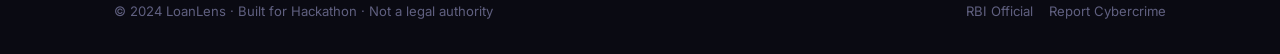
<file: loanlens/frontend/index.html>
<!DOCTYPE html>
<html lang="en">
<head>
  <meta charset="UTF-8" />
  <meta name="viewport" content="width=device-width, initial-scale=1.0" />
  <title>LoanLens — Look Beyond the Loan</title>
  <meta name="description" content="Verify lenders, detect suspicious loan offers, and borrow with confidence. India's AI-powered loan safety platform." />
  <link rel="stylesheet" href="css/style.css" />
  <style>
    /* ─── Home-specific styles ─── */
    .hero {
      min-height: calc(100vh - 64px);
      display: flex;
      align-items: center;
      position: relative;
      padding: 80px 24px 60px;
    }
    .hero-content { position: relative; z-index: 1; max-width: 700px; }
    .hero-badge {
      display: inline-flex;
      align-items: center;
      gap: 8px;
      background: rgba(108,99,255,0.12);
      border: 1px solid rgba(108,99,255,0.25);
      border-radius: 100px;
      padding: 6px 14px;
      font-size: 0.8rem;
      font-weight: 600;
      color: var(--primary-light);
      margin-bottom: 24px;
      animation: fadeInUp 0.6s ease;
    }
    .hero-badge-dot {
      width: 8px; height: 8px;
      background: var(--accent);
      border-radius: 50%;
      animation: pulseDot 2s ease-in-out infinite;
    }
    @keyframes pulseDot {
      0%, 100% { opacity: 1; transform: scale(1); }
      50% { opacity: 0.5; transform: scale(0.8); }
    }
    .hero h1 {
      margin-bottom: 20px;
      animation: fadeInUp 0.6s ease 0.1s both;
    }
    .hero h1 .gradient-text {
      background: linear-gradient(135deg, var(--primary-light), var(--accent));
      -webkit-background-clip: text;
      -webkit-text-fill-color: transparent;
      background-clip: text;
    }
    .hero-desc {
      font-size: 1.15rem;
      color: var(--text-secondary);
      line-height: 1.7;
      max-width: 560px;
      margin-bottom: 36px;
      animation: fadeInUp 0.6s ease 0.2s both;
    }
    .hero-ctas {
      display: flex;
      gap: 12px;
      flex-wrap: wrap;
      animation: fadeInUp 0.6s ease 0.3s both;
    }
    .hero-stats {
      display: flex;
      gap: 32px;
      margin-top: 48px;
      animation: fadeInUp 0.6s ease 0.4s both;
      flex-wrap: wrap;
    }
    .stat { display: flex; flex-direction: column; gap: 2px; }
    .stat-value { font-size: 1.5rem; font-weight: 800; font-family: 'Space Grotesk', sans-serif; color: var(--text-primary); }
    .stat-label { font-size: 0.8rem; color: var(--text-muted); }

    /* Hero visual */
    .hero-visual {
      position: absolute;
      right: -60px;
      top: 50%;
      transform: translateY(-50%);
      width: 520px;
      pointer-events: none;
      animation: fadeIn 1s ease 0.5s both;
    }
    @media (max-width: 1024px) { .hero-visual { display: none; } }

    .floating-card {
      position: absolute;
      background: var(--bg-card);
      border: 1px solid var(--border);
      border-radius: var(--radius-lg);
      padding: 16px 20px;
      font-size: 0.85rem;
      box-shadow: 0 20px 60px rgba(0,0,0,0.5);
      backdrop-filter: blur(10px);
      animation: cardFloat 4s ease-in-out infinite;
    }
    .fc-1 { top: 5%; left: 20%; animation-delay: 0s; }
    .fc-2 { top: 40%; left: 5%; animation-delay: -1.5s; }
    .fc-3 { top: 65%; left: 30%; animation-delay: -3s; }
    @keyframes cardFloat {
      0%, 100% { transform: translateY(0); }
      50% { transform: translateY(-10px); }
    }
    .fc-inner { display: flex; align-items: center; gap: 8px; }
    .fc-dot { width: 8px; height: 8px; border-radius: 50%; flex-shrink: 0; }
    .fc-dot-green { background: var(--risk-low); box-shadow: 0 0 8px var(--risk-low); }
    .fc-dot-red { background: var(--risk-high); box-shadow: 0 0 8px var(--risk-high); }
    .fc-dot-yellow { background: var(--risk-suspicious); box-shadow: 0 0 8px var(--risk-suspicious); }

    /* How it Works */
    .how-section { padding: 80px 0; position: relative; z-index: 1; }
    .how-grid { display: grid; grid-template-columns: repeat(auto-fit, minmax(220px, 1fr)); gap: 20px; margin-top: 40px; }
    .how-card {
      background: var(--bg-card);
      border: 1px solid var(--border);
      border-radius: var(--radius-lg);
      padding: 28px 24px;
      position: relative;
      overflow: hidden;
      transition: var(--transition);
    }
    .how-card:hover { border-color: rgba(108,99,255,0.3); transform: translateY(-4px); }
    .how-card::before {
      content: '';
      position: absolute;
      top: 0; left: 0; right: 0;
      height: 2px;
      background: linear-gradient(90deg, var(--primary), var(--accent));
      opacity: 0;
      transition: opacity 0.25s;
    }
    .how-card:hover::before { opacity: 1; }
    .how-step-num {
      font-size: 3rem;
      font-weight: 900;
      font-family: 'Space Grotesk', sans-serif;
      color: rgba(108,99,255,0.15);
      line-height: 1;
      margin-bottom: 16px;
    }
    .how-icon { font-size: 2rem; margin-bottom: 12px; }
    .how-title { font-size: 1rem; font-weight: 700; margin-bottom: 8px; }
    .how-desc { font-size: 0.85rem; color: var(--text-secondary); line-height: 1.6; }
    .how-connector {
      display: flex;
      align-items: center;
      justify-content: center;
      color: var(--text-muted);
      font-size: 1.2rem;
      flex-shrink: 0;
    }

    /* Demo Scenarios */
    .demo-section { padding: 60px 0; position: relative; z-index: 1; }
    .demo-tabs { display: flex; gap: 8px; margin-bottom: 24px; flex-wrap: wrap; }
    .demo-tab {
      padding: 8px 18px;
      border-radius: 100px;
      border: 1px solid var(--border);
      background: transparent;
      color: var(--text-muted);
      font-size: 0.85rem;
      font-weight: 500;
      cursor: pointer;
      transition: var(--transition);
    }
    .demo-tab:hover { border-color: rgba(108,99,255,0.3); color: var(--text-secondary); }
    .demo-tab.active { background: rgba(108,99,255,0.15); border-color: var(--primary); color: var(--primary-light); }
    .demo-panel { display: none; }
    .demo-panel.active { display: block; }
    .demo-query {
      font-family: 'Space Grotesk', sans-serif;
      font-size: 1rem;
      font-weight: 600;
      color: var(--text-primary);
      margin-bottom: 12px;
    }
    .demo-result {
      background: var(--bg-card);
      border: 1px solid var(--border);
      border-radius: var(--radius-lg);
      padding: 20px;
    }

    /* CTA Banner */
    .cta-banner {
      background: linear-gradient(135deg, rgba(108,99,255,0.15), rgba(0,212,170,0.1));
      border: 1px solid rgba(108,99,255,0.2);
      border-radius: var(--radius-xl);
      padding: 48px;
      text-align: center;
      margin: 60px 0;
      position: relative;
      z-index: 1;
      overflow: hidden;
    }
    .cta-banner::before {
      content: '';
      position: absolute;
      inset: 0;
      background: radial-gradient(circle at 30% 50%, rgba(108,99,255,0.12), transparent 60%),
                  radial-gradient(circle at 70% 50%, rgba(0,212,170,0.08), transparent 60%);
    }
    .cta-banner-content { position: relative; z-index: 1; }

    /* Footer */
    footer {
      border-top: 1px solid var(--border);
      padding: 32px 0;
      position: relative;
      z-index: 1;
    }
    .footer-inner {
      display: flex;
      align-items: center;
      justify-content: space-between;
      gap: 16px;
      flex-wrap: wrap;
    }
    .footer-text { font-size: 0.82rem; color: var(--text-muted); }
    .footer-links { display: flex; gap: 16px; }
    .footer-link { font-size: 0.82rem; color: var(--text-muted); text-decoration: none; }
    .footer-link:hover { color: var(--text-secondary); }
  </style>
</head>
<body>
  <!-- Background Orbs -->
  <div class="bg-orbs">
    <div class="orb orb-1"></div>
    <div class="orb orb-2"></div>
    <div class="orb orb-3"></div>
  </div>

  <!-- Navigation -->
  <nav>
    <div class="nav-inner">
      <a href="index.html" class="nav-logo">
        <div class="nav-logo-icon">🔍</div>
        LoanLens
      </a>
      <div class="nav-links">
        <a href="index.html" class="nav-link active">Home</a>
        <a href="verify.html" class="nav-link">Verify Lender</a>
        <a href="verify.html?tab=message" class="nav-link">Analyze Message</a>
      </div>
    </div>
  </nav>

  <main>
    <!-- Hero Section -->
    <section class="hero">
      <div class="container hero-content">
        <div class="hero-badge">
          <div class="hero-badge-dot"></div>
          AI-Powered Lender Verification
        </div>

        <h1>
          Look Beyond<br />
          the <span class="gradient-text">Loan.</span>
        </h1>

        <p class="hero-desc">
          Verify lenders against the RBI NBFC database. Detect suspicious loan offers, 
          predatory terms, and fraudulent apps — before you borrow.
        </p>

        <div class="hero-ctas">
          <a href="verify.html" class="btn btn-primary btn-lg" id="cta-verify">
            🔍 Verify a Lender
          </a>
          <a href="verify.html?tab=message" class="btn btn-secondary btn-lg" id="cta-message">
            📩 Analyze a Loan Message
          </a>
        </div>

        <div class="hero-stats">
          <div class="stat">
            <span class="stat-value">8,500+</span>
            <span class="stat-label">RBI NBFC Records</span>
          </div>
          <div class="stat">
            <span class="stat-value">87.5%</span>
            <span class="stat-label">ML Model Accuracy</span>
          </div>
          <div class="stat">
            <span class="stat-value">10+</span>
            <span class="stat-label">Red Flag Categories</span>
          </div>
          <div class="stat">
            <span class="stat-value">Free</span>
            <span class="stat-label">No Sign-up Needed</span>
          </div>
        </div>
      </div>

      <!-- Floating cards visual -->
      <div class="hero-visual" aria-hidden="true">
        <div class="floating-card fc-1" style="min-width:220px;">
          <div class="fc-inner">
            <div class="fc-dot fc-dot-green"></div>
            <div>
              <div style="font-weight:700; font-size:0.9rem;">✅ RBI Registered</div>
              <div style="color:var(--text-muted); font-size:0.78rem; margin-top:2px;">121 Finance Pvt Ltd — Layer: Base</div>
            </div>
          </div>
        </div>
        <div class="floating-card fc-2" style="min-width:240px; top:45%;">
          <div class="fc-inner">
            <div class="fc-dot fc-dot-red"></div>
            <div>
              <div style="font-weight:700; font-size:0.9rem; color:#FCA5A5;">🚩 Upfront Fee Detected</div>
              <div style="color:var(--text-muted); font-size:0.78rem; margin-top:2px;">"Pay ₹999 before disbursement"</div>
            </div>
          </div>
        </div>
        <div class="floating-card fc-3" style="min-width:210px; bottom:20%;">
          <div class="fc-inner">
            <div class="fc-dot fc-dot-yellow"></div>
            <div>
              <div style="font-weight:700; font-size:0.9rem; color:#FDE68A;">⚠️ Risk Score: 72/100</div>
              <div style="color:var(--text-muted); font-size:0.78rem; margin-top:2px;">HIGH RISK — 4 red flags found</div>
            </div>
          </div>
        </div>
      </div>
    </section>

    <!-- How It Works -->
    <section class="how-section" id="how-it-works">
      <div class="container">
        <div style="text-align:center; margin-bottom:12px;">
          <span class="badge badge-info">Two-Stage Verification</span>
        </div>
        <h2 style="text-align:center; margin-bottom:8px;">How LoanLens Protects You</h2>
        <p style="text-align:center; color:var(--text-secondary); max-width:500px; margin:0 auto;">
          A transparent, step-by-step process — so you always know why a lender is flagged.
        </p>

        <div class="how-grid stagger">
          <div class="how-card">
            <div class="how-step-num">01</div>
            <div class="how-icon">🏦</div>
            <div class="how-title">RBI NBFC Lookup</div>
            <div class="how-desc">We search the official RBI NBFC master list. Handles abbreviations, spelling variations, and partial matches.</div>
          </div>
          <div class="how-card">
            <div class="how-step-num">02</div>
            <div class="how-icon">🚫</div>
            <div class="how-title">Flagged App Database</div>
            <div class="how-desc">Cross-check against known illegal, banned, or impersonating loan apps with reason and source.</div>
          </div>
          <div class="how-card">
            <div class="how-step-num">03</div>
            <div class="how-icon">📝</div>
            <div class="how-title">Message Analysis</div>
            <div class="how-desc">Paste any SMS, WhatsApp message, or T&C. We detect upfront fees, guaranteed approval, threats, OTP requests, and more.</div>
          </div>
          <div class="how-card">
            <div class="how-step-num">04</div>
            <div class="how-icon">🤖</div>
            <div class="how-title">ML Classification</div>
            <div class="how-desc">TF-IDF + LinearSVC model trained on real loan message data flags suspicious language patterns.</div>
          </div>
          <div class="how-card">
            <div class="how-step-num">05</div>
            <div class="how-icon">📊</div>
            <div class="how-title">Risk Score + Verdict</div>
            <div class="how-desc">A transparent score combining all signals — with a full breakdown so you can understand every point.</div>
          </div>
          <div class="how-card">
            <div class="how-step-num">06</div>
            <div class="how-icon">💡</div>
            <div class="how-title">Explainable AI</div>
            <div class="how-desc">We never just say "SCAM". Every finding is shown with the exact evidence sentence and a clear explanation.</div>
          </div>
        </div>
      </div>
    </section>

    <!-- Demo Scenarios -->
    <section class="demo-section">
      <div class="container">
        <h2 style="margin-bottom:8px;">See It In Action</h2>
        <p style="color:var(--text-secondary); margin-bottom:24px;">Try these demo scenarios when you run LoanLens:</p>

        <div class="demo-tabs">
          <button class="demo-tab active" onclick="switchDemo(0)" id="dt0">✅ Verified Lender</button>
          <button class="demo-tab" onclick="switchDemo(1)" id="dt1">🔴 Flagged App</button>
          <button class="demo-tab" onclick="switchDemo(2)" id="dt2">⚠️ Unknown Lender</button>
          <button class="demo-tab" onclick="switchDemo(3)" id="dt3">🚨 Scam Message</button>
        </div>

        <div class="demo-panel active" id="dp0">
          <div class="demo-query">Search: "121 Finance Private Limited"</div>
          <div class="demo-result">
            <div style="display:flex; align-items:center; gap:12px; margin-bottom:16px;">
              <span style="font-size:2rem;">✅</span>
              <div>
                <div style="font-weight:700; font-size:1.1rem; color:var(--risk-low);">RBI REGISTERED</div>
                <div style="font-size:0.85rem; color:var(--text-muted);">Found in RBI NBFC Master List</div>
              </div>
            </div>
            <div class="grid-2" style="gap:12px;">
              <div><span class="text-muted text-xs">OFFICIAL NAME</span><div class="font-bold mt-4" style="font-size:0.9rem;">121 Finance Private Limited</div></div>
              <div><span class="text-muted text-xs">CIN</span><div class="font-mono mt-4" style="font-size:0.85rem;">U74999RJ1984PTC090806</div></div>
              <div><span class="text-muted text-xs">LAYER</span><div class="mt-4"><span class="badge badge-info">Base Layer</span></div></div>
              <div><span class="text-muted text-xs">CLASSIFICATION</span><div class="mt-4" style="font-size:0.85rem;">Factor</div></div>
            </div>
            <div class="info-box info-box-success mt-4">
              ✅ This lender is registered with RBI. Always verify the actual loan agreement before proceeding.
            </div>
          </div>
        </div>

        <div class="demo-panel" id="dp1">
          <div class="demo-query">Search: "RBI Instant Loan" (Flagged App)</div>
          <div class="demo-result">
            <div style="display:flex; align-items:center; gap:12px; margin-bottom:16px;">
              <span style="font-size:2rem;">🔴</span>
              <div>
                <div style="font-weight:700; font-size:1.1rem; color:var(--risk-high);">FLAGGED — BANNED</div>
                <div style="font-size:0.85rem; color:var(--text-muted);">Found in Flagged Lender Database</div>
              </div>
            </div>
            <div class="info-box info-box-danger">
              <div>
                <strong>Why flagged:</strong> Falsely claims to be an RBI-approved or RBI-operated lending service. RBI does not operate loan apps or lend directly to individuals.
                <div style="margin-top:6px; font-size:0.78rem; opacity:0.8;">Source: DEMO DATA — RBI has clarified it does not offer personal loans</div>
              </div>
            </div>
          </div>
        </div>

        <div class="demo-panel" id="dp2">
          <div class="demo-query">Search: "SuperFast Loan App" (Unknown)</div>
          <div class="demo-result">
            <div style="display:flex; align-items:center; gap:12px; margin-bottom:16px;">
              <span style="font-size:2rem;">⚠️</span>
              <div>
                <div style="font-weight:700; font-size:1.1rem; color:var(--risk-suspicious);">UNVERIFIED</div>
                <div style="font-size:0.85rem; color:var(--text-muted);">Not found in RBI NBFC dataset</div>
              </div>
            </div>
            <div class="info-box info-box-warning">
              This lender is not found in the available RBI NBFC dataset. This does NOT automatically mean it is fraudulent — some lenders operate under different regulatory categories. Proceed to Stage 2 to analyze their loan message or T&C.
            </div>
          </div>
        </div>

        <div class="demo-panel" id="dp3">
          <div class="demo-query">Message: "Congratulations! Pay ₹999 processing fee. 100% guaranteed approval. Give access to contacts."</div>
          <div class="demo-result">
            <div style="display:flex; align-items:center; gap:12px; margin-bottom:16px;">
              <span style="font-size:2rem;">🔴</span>
              <div>
                <div style="font-weight:700; font-size:1.1rem; color:var(--risk-high);">HIGH RISK — 3 RED FLAGS</div>
              </div>
            </div>
            <div style="display:flex; flex-direction:column; gap:8px; margin-bottom:12px;">
              <div class="red-flag-item">
                <div class="red-flag-header"><span>🚩</span><span class="red-flag-title">Upfront Fee Detected</span></div>
                <div class="red-flag-evidence"><span class="evidence-chip">"Pay ₹999 processing fee"</span></div>
              </div>
              <div class="red-flag-item">
                <div class="red-flag-header"><span>🚩</span><span class="red-flag-title">Guaranteed Approval Claim</span></div>
                <div class="red-flag-evidence"><span class="evidence-chip">"100% guaranteed approval"</span></div>
              </div>
              <div class="red-flag-item">
                <div class="red-flag-header"><span>🚩</span><span class="red-flag-title">Excessive Data Collection</span></div>
                <div class="red-flag-evidence"><span class="evidence-chip">"Give access to contacts"</span></div>
              </div>
            </div>
            <div class="info-box info-box-danger">
              Risk Score: <strong>78/100</strong> — Do not proceed with this lender.
            </div>
          </div>
        </div>
      </div>
    </section>

    <!-- CTA Banner -->
    <div class="container">
      <div class="cta-banner">
        <div class="cta-banner-content">
          <div style="font-size:2.5rem; margin-bottom:16px;">🔍</div>
          <h2 style="font-size:1.8rem; margin-bottom:12px;">Ready to verify your lender?</h2>
          <p style="color:var(--text-secondary); max-width:500px; margin:0 auto 28px;">
            It takes less than a minute. No sign-up required. Your data is not stored.
          </p>
          <div style="display:flex; gap:12px; justify-content:center; flex-wrap:wrap;">
            <a href="verify.html" class="btn btn-primary btn-lg" id="bottom-cta-verify">
              🔍 Verify a Lender Now
            </a>
            <a href="verify.html?tab=message" class="btn btn-secondary btn-lg" id="bottom-cta-msg">
              📩 Analyze a Message
            </a>
          </div>
        </div>
      </div>
    </div>

    <!-- Disclaimer -->
    <div class="container" style="margin-bottom:40px;">
      <div class="demo-banner">
        ⚠️ <strong>Disclaimer:</strong> LoanLens is a risk indicator tool, not a legal or regulatory authority. 
        RBI data is loaded from the RBI NBFC final dataset. Flagged lender database contains demo data for development. 
        Always verify lenders at <a href="https://rbi.org.in" target="_blank" style="color:inherit; text-decoration:underline;">rbi.org.in</a> before proceeding.
      </div>
    </div>
  </main>

  <footer>
    <div class="container footer-inner">
      <div class="footer-text">© 2024 LoanLens · Built for Hackathon · Not a legal authority</div>
      <div class="footer-links">
        <a href="https://rbi.org.in" target="_blank" class="footer-link">RBI Official</a>
        <a href="https://cybercrime.gov.in" target="_blank" class="footer-link">Report Cybercrime</a>
      </div>
    </div>
  </footer>

  <script>
    function switchDemo(idx) {
      document.querySelectorAll('.demo-tab').forEach((t,i) => t.classList.toggle('active', i===idx));
      document.querySelectorAll('.demo-panel').forEach((p,i) => p.classList.toggle('active', i===idx));
    }
  </script>
</body>
</html>
</file>
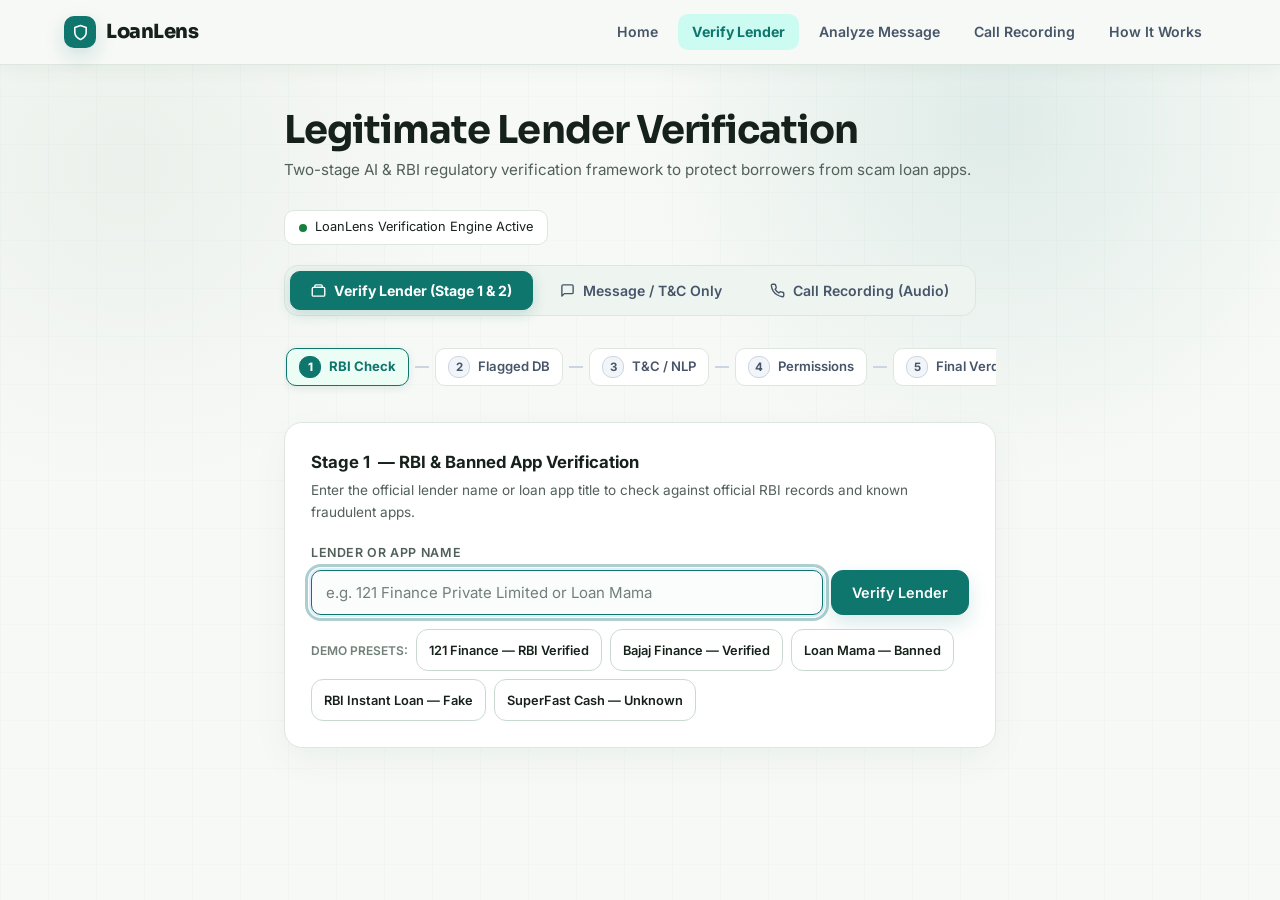
<file: frontend/verify.html>
<!DOCTYPE html>
<html lang="en">
<head>
  <meta charset="UTF-8" />
  <meta name="viewport" content="width=device-width, initial-scale=1.0" />
  <title>Verify Lender — LoanLens | Legitimate Lender Verification</title>
  <meta name="description" content="Verify a lender against the RBI NBFC database and analyze suspicious loan messages, T&Cs, and permissions." />
  <link rel="stylesheet" href="css/style.css?v=6" />
  <link rel="preconnect" href="https://fonts.googleapis.com" />
  <style>
    .page-wrap { padding: 32px 0 80px; position: relative; z-index: 1; }
    .page-header { margin-bottom: 28px; }
    .page-header h1 { font-size: clamp(1.7rem, 3.5vw, 2.4rem); margin-bottom: 6px; }
    .page-header p { color: var(--text-secondary); font-size: 0.95rem; }

    /* Tab Bar */
    .tab-bar {
      display: flex;
      gap: 6px;
      background: #EEF4F0;
      border: 1px solid #DDE7E0;
      border-radius: var(--radius);
      padding: 5px;
      margin-bottom: 28px;
      width: fit-content;
      max-width: 100%;
    }
    .tab-btn {
      display: inline-flex;
      align-items: center;
      gap: 8px;
      padding: 10px 20px;
      border-radius: var(--radius-sm);
      border: 1px solid transparent;
      background: transparent;
      color: #475569;
      font-size: 0.88rem;
      font-weight: 600;
      cursor: pointer;
      transition: all 0.2s ease;
      font-family: 'Inter', sans-serif;
      white-space: nowrap;
    }
    .tab-btn:hover {
      color: #0F766E;
      background: rgba(255, 255, 255, 0.8);
    }
    .tab-btn.active {
      background: #0F766E !important;
      color: #FFFFFF !important;
      border-color: #0F766E !important;
      font-weight: 700;
      box-shadow: 0 4px 14px rgba(15, 118, 110, 0.2);
    }

    /* Progress Steps */
    .progress-steps {
      display: flex;
      align-items: center;
      gap: 6px;
      margin-bottom: 28px;
      overflow-x: auto;
      padding: 4px 2px 8px;
      scrollbar-width: none;
      -ms-overflow-style: none;
      -webkit-overflow-scrolling: touch;
    }
    .progress-steps::-webkit-scrollbar {
      display: none;
    }
    .prog-step {
      display: flex;
      align-items: center;
      gap: 8px;
      padding: 7px 12px;
      border-radius: var(--radius-sm);
      font-size: 0.82rem;
      font-weight: 600;
      white-space: nowrap;
      color: #475569;
      background: #FFFFFF;
      border: 1px solid #DDE7E0;
      flex-shrink: 0;
      transition: all 0.2s ease;
    }
    .prog-num {
      width: 22px; height: 22px;
      border-radius: var(--radius-sm);
      background: #F1F5F9;
      border: 1px solid #CBD5E1;
      display: flex; align-items: center; justify-content: center;
      font-size: 0.72rem; font-weight: 700;
      color: #475569;
      transition: all 0.2s ease;
    }
    .prog-step.active {
      color: #0F766E !important;
      font-weight: 700;
      background: #ECFDF5 !important;
      border-color: #0F766E !important;
      box-shadow: 0 2px 8px rgba(15, 118, 110, 0.12);
    }
    .prog-step.active .prog-num {
      background: #0F766E !important;
      color: #FFFFFF !important;
      border-color: #0F766E !important;
      font-weight: 800;
    }
    .prog-step.done {
      color: #166534 !important;
      background: #F0FDF4 !important;
      border-color: #86EFAC !important;
      font-weight: 600;
    }
    .prog-step.done .prog-num {
      background: #DCFCE7 !important;
      color: #166534 !important;
      border-color: #86EFAC !important;
      font-weight: 800;
    }
    .prog-line {
      width: 14px;
      height: 2px;
      background: #CBD5E1;
      flex-shrink: 0;
    }
    .prog-line.done {
      background: #166534;
    }

    /* Input Panels */
    .input-panel {
      background: #FFFFFF;
      border: 1px solid var(--border);
      border-radius: var(--radius-lg);
      padding: 26px;
      margin-bottom: 24px;
      box-shadow: 0 12px 35px rgba(20, 83, 45, 0.05);
    }
    .input-panel-title { font-size: 1.05rem; font-weight: 700; margin-bottom: 4px; display: flex; align-items: center; gap: 8px; color: #17211B; }
    .input-panel-sub { font-size: 0.85rem; color: var(--text-secondary); margin-bottom: 20px; }

    /* Result Cards */
    .result-section { margin-bottom: 24px; }
    .result-header { display: flex; align-items: flex-start; gap: 14px; margin-bottom: 16px; }
    .result-icon { font-size: 2rem; flex-shrink: 0; }
    .result-title { font-size: 1.25rem; font-weight: 800; margin-bottom: 4px; font-family: 'Plus Jakarta Sans', sans-serif; }
    .result-sub { font-size: 0.86rem; color: var(--text-secondary); }

    /* Permission Grid */
    .perm-grid {
      display: grid;
      grid-template-columns: repeat(auto-fill, minmax(210px, 1fr));
      gap: 10px;
    }
    .perm-chip {
      display: flex;
      flex-direction: column;
      gap: 4px;
      padding: 12px 14px;
      border-radius: var(--radius-sm);
      border: 1px solid var(--border-strong);
      background: #FFFFFF;
      cursor: pointer;
      transition: var(--transition);
      user-select: none;
    }
    .perm-chip:hover { border-color: var(--primary-teal); background: #F0FDF4; }
    .perm-chip.selected { border-color: #0F766E; background: #ECFDF5; }
    .perm-chip-top { display: flex; align-items: center; justify-content: space-between; font-weight: 600; font-size: 0.88rem; color: #17211B; }
    .perm-chip-sub { font-size: 0.72rem; color: var(--text-muted); line-height: 1.3; }
    .perm-check { font-size: 0.85rem; opacity: 0; color: #0F766E; transition: opacity 0.15s; font-weight: 700; }
    .perm-chip.selected .perm-check { opacity: 1; }

    /* Model comparison table */
    .model-table {
      width: 100%;
      border-collapse: collapse;
      font-size: 0.85rem;
      margin-top: 12px;
    }
    .model-table th, .model-table td {
      padding: 8px 12px;
      text-align: left;
      border-bottom: 1px solid var(--border);
    }
    .model-table th { color: var(--text-muted); font-weight: 600; font-size: 0.75rem; text-transform: uppercase; }
    .model-table tr.primary-row { background: var(--primary-subtle); font-weight: 600; }

    /* Status Bar */
    #api-status {
      display: flex;
      align-items: center;
      gap: 8px;
      font-size: 0.8rem;
      padding: 6px 14px;
      border-radius: var(--radius-sm);
      background: var(--bg-card);
      border: 1px solid var(--border);
      width: fit-content;
      margin-bottom: 20px;
    }
    .status-dot { width: 8px; height: 8px; border-radius: 50%; background: var(--text-muted); }
    .status-dot.online { background: var(--risk-low); }

    /* Loading overlay */
    .loading-card {
      background: var(--bg-card);
      border: 1px solid var(--border);
      border-radius: var(--radius-lg);
      padding: 36px;
      text-align: center;
    }
    .loading-dots span {
      display: inline-block;
      width: 8px; height: 8px;
      border-radius: 50%;
      background: var(--primary-light);
      margin: 0 4px;
      animation: bounce 1.2s ease-in-out infinite;
    }
    .loading-dots span:nth-child(2) { animation-delay: 0.2s; }
    .loading-dots span:nth-child(3) { animation-delay: 0.4s; }
    @keyframes bounce {
      0%, 80%, 100% { transform: scale(0.7); opacity: 0.5; }
      40% { transform: scale(1); opacity: 1; }
    }
  </style>
</head>
<body>

  <!-- Navigation -->
  <nav>
    <div class="nav-inner">
      <div class="nav-header-row">
        <a href="index.html" class="nav-logo">
          <div class="nav-logo-icon">
            <svg viewBox="0 0 24 24" fill="none" stroke="currentColor" stroke-width="2.2" stroke-linecap="round" stroke-linejoin="round"><path d="M12 22s8-4 8-10V5l-8-3-8 3v7c0 6 8 10 8 10z"/></svg>
          </div>
          <span>LoanLens</span>
        </a>
      </div>
      <div class="nav-links">
        <a href="index.html" class="nav-link">Home</a>
        <a href="verify.html" class="nav-link active" id="nav-verify">Verify Lender</a>
        <a href="verify.html?tab=message" class="nav-link" id="nav-message">Analyze Message</a>
        <a href="verify.html?tab=audio" class="nav-link" id="nav-audio">Call Recording</a>
        <a href="index.html#how-it-works" class="nav-link">How It Works</a>
      </div>
    </div>
  </nav>

  <main>
    <div class="container page-wrap">
      <div class="container-sm" style="margin:0 auto;">

        <!-- Header -->
        <div class="page-header">
          <h1>Legitimate Lender <span class="gradient-text">Verification</span></h1>
          <p>Two-stage AI &amp; RBI regulatory verification framework to protect borrowers from scam loan apps.</p>
        </div>

        <!-- Engine Status -->
        <div id="api-status">
          <div class="status-dot online" id="status-dot"></div>
          <span id="status-text">LoanLens Verification Engine Active</span>
        </div>

        <!-- Tab Bar -->
        <div class="tab-bar">
          <button class="tab-btn active" id="tab-lender" onclick="switchTab('lender')">
            <svg width="15" height="15" viewBox="0 0 24 24" fill="none" stroke="currentColor" stroke-width="2.2" stroke-linecap="round" stroke-linejoin="round" style="flex-shrink:0"><rect x="2" y="7" width="20" height="14" rx="2"/><path d="M16 3H8a2 2 0 0 0-2 2v2h12V5a2 2 0 0 0-2-2z"/></svg>
            Verify Lender (Stage 1 &amp; 2)
          </button>
          <button class="tab-btn" id="tab-message" onclick="switchTab('message')">
            <svg width="15" height="15" viewBox="0 0 24 24" fill="none" stroke="currentColor" stroke-width="2.2" stroke-linecap="round" stroke-linejoin="round" style="flex-shrink:0"><path d="M21 15a2 2 0 0 1-2 2H7l-4 4V5a2 2 0 0 1 2-2h14a2 2 0 0 1 2 2z"/></svg>
            Message / T&amp;C Only
          </button>
          <button class="tab-btn" id="tab-audio" onclick="switchTab('audio')">
            <svg width="15" height="15" viewBox="0 0 24 24" fill="none" stroke="currentColor" stroke-width="2.2" stroke-linecap="round" stroke-linejoin="round" style="flex-shrink:0"><path d="M22 16.92v3a2 2 0 0 1-2.18 2 19.79 19.79 0 0 1-8.63-3.07 19.5 19.5 0 0 1-6-6 19.79 19.79 0 0 1-3.07-8.67A2 2 0 0 1 4.11 2h3a2 2 0 0 1 2 1.72 12.84 12.84 0 0 0 .7 2.81 2 2 0 0 1-.45 2.11L8.09 9.91a16 16 0 0 0 6 6l1.27-1.27a2 2 0 0 1 2.11-.45 12.84 12.84 0 0 0 2.81.7A2 2 0 0 1 22 16.92z"/></svg>
            Call Recording (Audio)
          </button>
        </div>

        <!-- ═══════════════════════════════════════════════════ -->
        <!-- TAB 1: FULL DEMO FLOW (LENDER -> RBI -> STAGE 2) -->
        <!-- ═══════════════════════════════════════════════════ -->
        <div id="panel-lender">

          <!-- Verification Progress Steps -->
          <div class="progress-steps" id="progress">
            <div class="prog-step active" id="ps1"><div class="prog-num">1</div> RBI Check</div>
            <div class="prog-line" id="pl1"></div>
            <div class="prog-step" id="ps2"><div class="prog-num">2</div> Flagged DB</div>
            <div class="prog-line" id="pl2"></div>
            <div class="prog-step" id="ps3"><div class="prog-num">3</div> T&amp;C / NLP</div>
            <div class="prog-line" id="pl3"></div>
            <div class="prog-step" id="ps4"><div class="prog-num">4</div> Permissions</div>
            <div class="prog-line" id="pl4"></div>
            <div class="prog-step" id="ps5"><div class="prog-num">5</div> Final Verdict</div>
          </div>

          <!-- STAGE 1: Lender Input -->
          <div class="input-panel" id="stage1-panel">
            <div class="input-panel-title"><span>Stage 1</span> — RBI &amp; Banned App Verification</div>
            <div class="input-panel-sub">Enter the official lender name or loan app title to check against official RBI records and known fraudulent apps.</div>

            <div class="input-group">
              <label for="lender-input">Lender or App Name</label>
              <div class="input-with-btn">
                <input type="text" id="lender-input" class="input"
                  placeholder="e.g. 121 Finance Private Limited or Loan Mama"
                  autocomplete="off" spellcheck="false" maxlength="200" />
                <button class="btn btn-primary" id="btn-verify-lender" onclick="verifyLender()">
                  <span id="btn-lender-label">Verify Lender</span>
                  <span class="spinner hidden" id="spinner-lender"></span>
                </button>
              </div>
            </div>

            <!-- Quick Demo Prompts -->
            <div style="margin-top:14px; display:flex; flex-wrap:wrap; gap:8px; align-items:center;">
              <span style="font-size:0.75rem; color:var(--text-muted); font-weight:600;">DEMO PRESETS:</span>
              <button class="btn btn-secondary btn-sm" onclick="fillDemo('121 Finance Private Limited')">121 Finance — RBI Verified</button>
              <button class="btn btn-secondary btn-sm" onclick="fillDemo('Bajaj Finance Limited')">Bajaj Finance — Verified</button>
              <button class="btn btn-secondary btn-sm" onclick="fillDemo('Loan Mama')" style="border-color:rgba(239,68,68,0.3);">Loan Mama — Banned</button>
              <button class="btn btn-secondary btn-sm" onclick="fillDemo('RBI Instant Loan')" style="border-color:rgba(239,68,68,0.3);">RBI Instant Loan — Fake</button>
              <button class="btn btn-secondary btn-sm" onclick="fillDemo('SuperFast Cash App')" style="border-color:rgba(245,158,11,0.3);">SuperFast Cash — Unknown</button>
            </div>
          </div>

          <!-- Stage 1 Results Container -->
          <div id="stage1-result" class="result-section hidden fade-in"></div>

          <!-- STAGE 2: Deep Analysis Gate -->
          <div id="stage2-gate" class="hidden">
            <div class="input-panel mt-4">
              <div class="input-panel-title"><span>Stage 2</span> — Loan Message, T&amp;C &amp; Permission Analysis</div>
              <div class="input-panel-sub">
                Paste any loan message (SMS/WhatsApp), loan agreement, or Terms &amp; Conditions. We scan for upfront fees, predatory clauses, harassment threats, and excessive Android permissions.
              </div>

              <div class="input-group">
                <label for="message-input">Loan Offer Message / Agreement / T&amp;C Text</label>
                <textarea id="message-input" class="input" rows="6"
                  placeholder="Paste SMS, WhatsApp loan message, or Terms &amp; Conditions here..."></textarea>
              </div>

              <!-- Message Demo Presets -->
              <div style="margin-top:10px; display:flex; flex-wrap:wrap; gap:8px; align-items:center;">
                <span style="font-size:0.75rem; color:var(--text-muted); font-weight:600;">DEMO TEXTS:</span>
                <button class="btn btn-secondary btn-sm" onclick="fillDemoMsg('scam')" style="border-color:rgba(239,68,68,0.3);">Scam Offer — Upfront Fee</button>
                <button class="btn btn-secondary btn-sm" onclick="fillDemoMsg('threat')" style="border-color:rgba(239,68,68,0.3);">Extortion Recovery Threat</button>
                <button class="btn btn-secondary btn-sm" onclick="fillDemoMsg('unfair_tc')" style="border-color:rgba(245,158,11,0.3);">Predatory T&amp;C Clauses</button>
                <button class="btn btn-secondary btn-sm" onclick="fillDemoMsg('legit')">Legitimate Bank SMS</button>
              </div>

              <!-- Call Recording Banner in Stage 2 -->
              <div style="margin-top:16px; padding:12px 16px; background:#F8FAFC; border:1px dashed #0F766E; border-radius:var(--radius-md); display:flex; align-items:center; justify-content:space-between; flex-wrap:wrap; gap:10px;">
                <div style="display:flex; align-items:center; gap:10px;">
                  <span style="font-size:1.3rem;">🎙️</span>
                  <div>
                    <div style="font-size:0.85rem; font-weight:700; color:#0F172A;">Have a Call Recording or Telecaller Audio?</div>
                    <div style="font-size:0.75rem; color:var(--text-secondary);">Verify extortion threats &amp; RBI Recovery Agent Code violations in the Audio Analyzer.</div>
                  </div>
                </div>
                <button class="btn btn-secondary btn-sm" onclick="switchTab('audio')" style="border-color:#0F766E; color:#0F766E; font-weight:600;">
                  Upload &amp; Analyze Call Recording →
                </button>
              </div>

              <!-- App Permissions Selector -->
              <div style="margin-top:24px;">
                <label style="margin-bottom:10px; display:block; font-weight:600;">
                  Permissions Requested by the App <span style="font-weight:400; color:var(--text-muted); font-size:0.8rem;">(Select all that the app prompts on install)</span>
                </label>
                <div class="perm-grid" id="perm-grid">
                  <div class="perm-chip" data-perm="contacts" onclick="togglePerm(this)">
                    <div class="perm-chip-top"><span>Contacts List</span><span class="perm-check">✓</span></div>
                    <div class="perm-chip-sub"><span class="badge badge-high" style="font-size:0.65rem;">RBI PROHIBITED</span></div>
                  </div>
                  <div class="perm-chip" data-perm="call_logs" onclick="togglePerm(this)">
                    <div class="perm-chip-top"><span>Call Logs / History</span><span class="perm-check">✓</span></div>
                    <div class="perm-chip-sub"><span class="badge badge-high" style="font-size:0.65rem;">RBI PROHIBITED</span></div>
                  </div>
                  <div class="perm-chip" data-perm="gallery" onclick="togglePerm(this)">
                    <div class="perm-chip-top"><span>Photos / Gallery</span><span class="perm-check">✓</span></div>
                    <div class="perm-chip-sub"><span class="badge badge-high" style="font-size:0.65rem;">HIGH RISK</span></div>
                  </div>
                  <div class="perm-chip" data-perm="telephony" onclick="togglePerm(this)">
                    <div class="perm-chip-top"><span>Phone State / IMEI</span><span class="perm-check">✓</span></div>
                    <div class="perm-chip-sub"><span class="badge badge-high" style="font-size:0.65rem;">HIGH RISK</span></div>
                  </div>
                  <div class="perm-chip" data-perm="microphone" onclick="togglePerm(this)">
                    <div class="perm-chip-top"><span>Microphone</span><span class="perm-check">✓</span></div>
                    <div class="perm-chip-sub"><span class="badge badge-high" style="font-size:0.65rem;">VIDEO KYC ONLY</span></div>
                  </div>
                  <div class="perm-chip" data-perm="device_admin" onclick="togglePerm(this)">
                    <div class="perm-chip-top"><span>Device Administrator</span><span class="perm-check">✓</span></div>
                    <div class="perm-chip-sub"><span class="badge badge-high" style="font-size:0.65rem;">MALWARE ALERT</span></div>
                  </div>
                  <div class="perm-chip" data-perm="sms" onclick="togglePerm(this)">
                    <div class="perm-chip-top"><span>SMS Messages</span><span class="perm-check">✓</span></div>
                    <div class="perm-chip-sub"><span class="badge badge-medium" style="font-size:0.65rem;">OTP ONLY</span></div>
                  </div>
                  <div class="perm-chip" data-perm="location" onclick="togglePerm(this)">
                    <div class="perm-chip-top"><span>Location (GPS)</span><span class="perm-check">✓</span></div>
                    <div class="perm-chip-sub"><span class="badge badge-medium" style="font-size:0.65rem;">ONE-TIME KYC</span></div>
                  </div>
                  <div class="perm-chip" data-perm="camera" onclick="togglePerm(this)">
                    <div class="perm-chip-top"><span>Camera</span><span class="perm-check">✓</span></div>
                    <div class="perm-chip-sub"><span class="badge badge-medium" style="font-size:0.65rem;">SELFIE KYC ONLY</span></div>
                  </div>
                  <div class="perm-chip" data-perm="storage" onclick="togglePerm(this)">
                    <div class="perm-chip-top"><span>Document Storage</span><span class="perm-check">✓</span></div>
                    <div class="perm-chip-sub"><span class="badge badge-low" style="font-size:0.65rem;">SANCTION PDF</span></div>
                  </div>
                </div>
              </div>

              <!-- Action Buttons -->
              <div style="margin-top:24px; display:flex; gap:12px; flex-wrap:wrap; align-items:center;">
                <button class="btn btn-primary btn-lg" id="btn-analyze" onclick="runFullAnalysis()">
                  <svg width="16" height="16" viewBox="0 0 24 24" fill="none" stroke="currentColor" stroke-width="2.2" stroke-linecap="round" stroke-linejoin="round"><circle cx="11" cy="11" r="8"/><line x1="21" y1="21" x2="16.65" y2="16.65"/></svg>
                  <span id="btn-analyze-label">Run ML Analysis &amp; Compute Risk</span>
                  <span class="spinner hidden" id="spinner-analyze"></span>
                </button>
                <button class="btn btn-secondary" onclick="skipToResults()">Skip Stage 2 (Lender Only)</button>
              </div>
            </div>
          </div>

          <!-- Stage 2 / Full Results Area -->
          <div id="stage2-result" class="hidden fade-in"></div>

        </div>

        <!-- ═══════════════════════════════════════════════════ -->
        <!-- TAB 2: MESSAGE & T&C ONLY ANALYSIS -->
        <!-- ═══════════════════════════════════════════════════ -->
        <div id="panel-message" class="hidden">
          <div class="input-panel">
            <div class="input-panel-title">Analyze Loan SMS, WhatsApp or Agreement Text</div>
            <div class="input-panel-sub">Detect 10 categories of red flag patterns including upfront fees, fake RBI claims, extortion threats, and predatory clauses.</div>

            <div class="input-group">
              <label for="msg-only-input">Message / Agreement Text</label>
              <textarea id="msg-only-input" class="input" rows="7"
                placeholder="Paste the loan message or agreement text here..."></textarea>
            </div>

            <div style="margin-top:10px; display:flex; gap:8px; flex-wrap:wrap; align-items:center;">
              <span style="font-size:0.75rem; color:var(--text-muted); font-weight:600;">DEMO TEXTS:</span>
              <button class="btn btn-secondary btn-sm" onclick="fillMsgOnly('scam')" style="border-color:rgba(239,68,68,0.3);">Scam Offer</button>
              <button class="btn btn-secondary btn-sm" onclick="fillMsgOnly('threat')" style="border-color:rgba(239,68,68,0.3);">Extortion Recovery</button>
              <button class="btn btn-secondary btn-sm" onclick="fillMsgOnly('unfair_tc')" style="border-color:rgba(245,158,11,0.3);">Unfair T&amp;C</button>
              <button class="btn btn-secondary btn-sm" onclick="fillMsgOnly('legit')">Legitimate Bank</button>
            </div>

            <div style="margin-top:20px;">
              <button class="btn btn-primary" id="btn-msg-analyze" onclick="analyzeMsgOnly()">
                <svg width="15" height="15" viewBox="0 0 24 24" fill="none" stroke="currentColor" stroke-width="2.2" stroke-linecap="round" stroke-linejoin="round"><circle cx="11" cy="11" r="8"/><line x1="21" y1="21" x2="16.65" y2="16.65"/></svg>
                <span id="btn-msg-label">Analyze Message &amp; T&amp;C</span>
                <span class="spinner hidden" id="spinner-msg"></span>
              </button>
            </div>
          </div>

          <div id="msg-only-result" class="hidden fade-in"></div>
        </div>

        <!-- ═══════════════════════════════════════════════════ -->
        <!-- TAB 3: CALL RECORDING & AUDIO EXTORTION ANALYZER -->
        <!-- ═══════════════════════════════════════════════════ -->
        <div id="panel-audio" class="hidden">
          <div class="input-panel">
            <div class="input-panel-title" style="display:flex; align-items:center; gap:10px;">
              <svg width="20" height="20" viewBox="0 0 24 24" fill="none" stroke="#0F766E" stroke-width="2.2" stroke-linecap="round" stroke-linejoin="round"><path d="M22 16.92v3a2 2 0 0 1-2.18 2 19.79 19.79 0 0 1-8.63-3.07 19.5 19.5 0 0 1-6-6 19.79 19.79 0 0 1-3.07-8.67A2 2 0 0 1 4.11 2h3a2 2 0 0 1 2 1.72 12.84 12.84 0 0 0 .7 2.81 2 2 0 0 1-.45 2.11L8.09 9.91a16 16 0 0 0 6 6l1.27-1.27a2 2 0 0 1 2.11-.45 12.84 12.84 0 0 0 2.81.7A2 2 0 0 1 22 16.92z"/></svg>
              <span>Call Recording &amp; Recovery Agent Verification</span>
              <span class="badge badge-high" style="font-size:0.65rem; margin-left:auto;">RBI 2022 Circular Compliant</span>
            </div>
            <div class="input-panel-sub">
              Upload or test telecaller recordings to detect <strong>illegal recovery harassment, morphed photo threats, police/court impersonation, upfront fee extortion</strong>, and violations of RBI's Fair Practices Code for Recovery Agents.
            </div>

            <!-- 1-Click Demo Scenarios -->
            <div style="margin-bottom:20px;">
              <div style="font-size:0.78rem; font-weight:700; color:var(--text-secondary); text-transform:uppercase; letter-spacing:0.05em; margin-bottom:8px;">
                Quick Test Demo Recordings:
              </div>
              <div style="display:flex; flex-wrap:wrap; gap:8px;">
                <button type="button" class="btn btn-secondary btn-sm" onclick="loadDemoAudio('threat')" style="border-color:rgba(239,68,68,0.4); background:rgba(239,68,68,0.05); color:#991B1B;">
                  ⚠️ English Recovery Extortion (Photos &amp; Goons)
                </button>
                <button type="button" class="btn btn-secondary btn-sm" onclick="loadDemoAudio('threat_hindi')" style="border-color:rgba(239,68,68,0.4); background:rgba(239,68,68,0.05); color:#991B1B;">
                  🚨 Hindi / Hinglish Extortion (Morphed Photos &amp; Gunde)
                </button>
                <button type="button" class="btn btn-secondary btn-sm" onclick="loadDemoAudio('threat_tamil')" style="border-color:rgba(239,68,68,0.4); background:rgba(239,68,68,0.05); color:#991B1B;">
                  ⚠️ Tamil Recovery Threat (வீட்டுக்கு ஆள் &amp; மிரட்டல்)
                </button>
                <button type="button" class="btn btn-secondary btn-sm" onclick="loadDemoAudio('advance_fee')" style="border-color:rgba(245,158,11,0.4); background:rgba(245,158,11,0.05); color:#92400E;">
                  🚨 Pre-Approved Scam (UPI Advance Fee &amp; OTP)
                </button>
                <button type="button" class="btn btn-secondary btn-sm" onclick="loadDemoAudio('legitimate')" style="border-color:rgba(16,185,129,0.4); background:rgba(16,185,129,0.05); color:#065F46;">
                  ✅ Legitimate Bank KYC Verification Call
                </button>
              </div>
            </div>

            <!-- Multi-Language & Speech Transcription Toolbar -->
            <div style="margin-bottom:16px; padding:12px 16px; background:#F8FAFC; border:1px solid #E2E8F0; border-radius:var(--radius-md); display:flex; flex-wrap:wrap; justify-content:space-between; align-items:center; gap:12px;">
              <div style="display:flex; align-items:center; gap:10px; flex-wrap:wrap;">
                <label for="audio-language-select" style="font-size:0.8rem; font-weight:700; color:var(--text-secondary); margin:0;">
                  🌐 Target Language:
                </label>
                <select id="audio-language-select" class="input" style="width:auto; padding:4px 10px; height:34px; font-size:0.82rem; font-weight:600;" onchange="onLanguageChange()">
                  <option value="en-IN" selected>English (India / Global)</option>
                  <option value="hi-IN">Hindi (हिन्दी / Hinglish)</option>
                  <option value="ta-IN">Tamil (தமிழ்)</option>
                  <option value="te-IN">Telugu (తెలుగు)</option>
                  <option value="mr-IN">Marathi (मराठी)</option>
                  <option value="bn-IN">Bengali (বাংলা)</option>
                  <option value="kn-IN">Kannada (ಕನ್ನಡ)</option>
                  <option value="ml-IN">Malayalam (മലയാളം)</option>
                  <option value="gu-IN">Gujarati (ગુજરાતી)</option>
                  <option value="pa-IN">Punjabi (ਪੰਜਾਬੀ)</option>
                  <option value="es-ES">Spanish (Español)</option>
                </select>
                <span class="badge badge-low" style="font-size:0.72rem; display:inline-flex; align-items:center; gap:4px;">
                  🔒 100% Private On-Device AI
                </span>
              </div>

              <div style="display:flex; align-items:center; gap:8px;">
                <button type="button" class="btn btn-primary btn-sm" id="btn-transcribe-speech" onclick="transcribeCurrentAudio()" style="font-size:0.78rem; font-weight:700; padding:6px 14px;">
                  ✨ Transcribe Audio
                </button>
              </div>
            </div>

            <!-- On-Device Whisper Progress & Status Widget -->
            <div id="transcription-status-card" class="hidden" style="margin-bottom:16px; padding:14px 16px; background:#F0FDFA; border:1px solid #0D9488; border-radius:var(--radius-md); box-shadow:0 2px 8px rgba(13,148,136,0.08);">
              <div style="display:flex; justify-content:space-between; align-items:flex-start; gap:10px;">
                <div style="display:flex; align-items:center; gap:10px;">
                  <span id="stt-status-icon" style="font-size:1.2rem;">⏳</span>
                  <div>
                    <div id="stt-status-title" style="font-size:0.86rem; font-weight:700; color:#0F766E;">Preparing on-device transcription...</div>
                    <div id="stt-status-sub" style="font-size:0.74rem; color:#475569; margin-top:2px;">Runs 100% locally in your browser. Audio never leaves your computer.</div>
                  </div>
                </div>
                <button type="button" id="btn-cancel-stt" class="btn btn-secondary btn-sm" onclick="cancelTranscription()" style="font-size:0.7rem; padding:3px 8px;">Cancel</button>
              </div>
              <div id="stt-progress-bar-container" style="margin-top:10px; background:#CCFBF1; border-radius:10px; height:8px; overflow:hidden;">
                <div id="stt-progress-bar-fill" style="width:0%; height:100%; background:#0D9488; transition:width 0.25s ease;"></div>
              </div>
              <div id="stt-progress-details" style="display:flex; justify-content:space-between; font-size:0.7rem; color:#0F766E; margin-top:4px;">
                <span id="stt-progress-msg">Initializing...</span>
                <span id="stt-progress-percent">0%</span>
              </div>
            </div>

            <!-- Drag & Drop Audio Upload Box -->
            <div class="audio-dropzone" id="audio-dropzone" onclick="document.getElementById('audio-file-input').click()">
              <input type="file" id="audio-file-input" accept="audio/*,.mp3,.wav,.m4a,.ogg,.webm,.aac" style="display:none;" onchange="handleAudioFileSelect(this.files)">
              <div class="audio-dropzone-icon">
                <svg width="36" height="36" viewBox="0 0 24 24" fill="none" stroke="#0F766E" stroke-width="2" stroke-linecap="round" stroke-linejoin="round"><path d="M21 15v4a2 2 0 0 1-2 2H5a2 2 0 0 1-2-2v-4"/><polyline points="17 8 12 3 7 8"/><line x1="12" y1="3" x2="12" y2="15"/></svg>
              </div>
              <div class="audio-dropzone-title" id="audio-dropzone-title">Upload Call Recording Audio File</div>
              <div class="audio-dropzone-sub" id="audio-dropzone-sub">Drag &amp; drop WAV, MP3, M4A, OGG, or WEBM audio file here, or click to browse</div>
              <div style="margin-top:10px; display:flex; gap:10px; justify-content:center; flex-wrap:wrap;">
                <span class="badge badge-neutral" style="font-size:0.72rem;">MP3 / WAV / M4A / OGG</span>
                <span class="badge badge-neutral" style="font-size:0.72rem;">Voice Call Forensics</span>
                <span class="badge badge-neutral" style="font-size:0.72rem;">Max 50MB</span>
              </div>
            </div>

            <!-- Audio Player Preview Card -->
            <div id="audio-player-card" class="audio-player-card hidden" style="margin-top:16px;">
              <div class="audio-player-header">
                <div style="display:flex; align-items:center; gap:10px;">
                  <div class="audio-pulse-indicator" id="audio-pulse-indicator"></div>
                  <div>
                    <div id="audio-player-filename" style="font-weight:700; font-size:0.92rem; color:#0F172A;">call_recording.wav</div>
                    <div id="audio-player-meta" style="font-size:0.76rem; color:var(--text-secondary);">44.1 kHz • Voice Call Recording</div>
                  </div>
                </div>
                <button type="button" class="btn btn-secondary btn-sm" onclick="clearSelectedAudio()" style="font-size:0.72rem; padding:4px 8px;">Change File</button>
              </div>
              <audio id="audio-player-elem" controls style="width:100%; margin-top:12px; height:40px; border-radius:20px;"></audio>
            </div>

            <!-- Mic Recording & Time Controls -->
            <div style="margin-top:16px; display:flex; align-items:center; justify-content:space-between; flex-wrap:wrap; gap:12px; padding:12px 16px; background:#F8FAFC; border:1px solid #E2E8F0; border-radius:var(--radius-md);">
              <div style="display:flex; align-items:center; gap:8px;">
                <button type="button" class="btn btn-secondary btn-sm" id="btn-mic-record" onclick="toggleMicRecording()">
                  <span id="mic-icon">🎙️</span>
                  <span id="mic-label">Record via Microphone</span>
                </button>
                <span id="mic-status" style="font-size:0.78rem; color:var(--text-muted);">Record ongoing speakerphone call</span>
              </div>
              <div style="display:flex; align-items:center; gap:8px;">
                <label for="call-time-input" style="font-size:0.78rem; color:var(--text-secondary); font-weight:600; margin:0;">Call Time (RBI 8 AM - 7 PM check):</label>
                <input type="time" id="call-time-input" class="input" style="width:auto; padding:4px 8px; font-size:0.8rem; height:32px;" value="21:45">
              </div>
            </div>

            <!-- Transcript & Dialogue Editor -->
            <div class="input-group" style="margin-top:18px;">
              <div style="display:flex; justify-content:space-between; align-items:center; margin-bottom:6px;">
                <label for="audio-transcript-input" style="margin-bottom:0; font-weight:700;">
                  Call Transcript &amp; Dialogue Flow
                </label>
                <span style="font-size:0.75rem; color:var(--text-muted);">Auto-transcribed • Editable</span>
              </div>
              <textarea id="audio-transcript-input" class="input" rows="6" placeholder="Transcribed dialogue will automatically appear here once audio is loaded, or you can paste an existing call transcription..."></textarea>
            </div>

            <!-- Action Button -->
            <div style="margin-top:20px;">
              <button type="button" class="btn btn-primary btn-lg" id="btn-analyze-audio" onclick="analyzeAudioRecording()">
                <svg width="16" height="16" viewBox="0 0 24 24" fill="none" stroke="currentColor" stroke-width="2.2" stroke-linecap="round" stroke-linejoin="round"><circle cx="11" cy="11" r="8"/><line x1="21" y1="21" x2="16.65" y2="16.65"/></svg>
                <span id="btn-audio-label">Run AI Call &amp; RBI Compliance Analysis</span>
                <span class="spinner hidden" id="spinner-audio"></span>
              </button>
            </div>
          </div>

          <!-- Audio Analysis Results Container -->
          <div id="audio-result" class="hidden fade-in"></div>
        </div>

      </div>
    </div>
  </main>

  <!-- Scripts -->
  <script src="js/api.js"></script>
  <script src="js/transcriber.js"></script>
  <script>
  // ── Application State ─────────────────────────────────────────────
  const state = {
    lenderName: '',
    rbiResult: null,
    flaggedResult: null,
    stage1Verdict: null,
    redFlags: [],
    mlResult: null,
    permissionAnalysis: [],
    riskResult: null
  };

  // ── Sample Demonstration Datasets ─────────────────────────────────
  const DEMO_SCAM_MSG = `Congratulations! You are pre-approved for an instant ₹5,00,000 personal loan under RBI PM Scheme!
Pay ₹1,499 processing & security fee before disbursement. 100% guaranteed approval within 5 minutes.
Mandatory: Allow permission to access your contacts list and photo gallery.
Apply now: bit.ly/fastloan99. Offer expires in 2 hours!`;

  const DEMO_THREAT_MSG = `URGENT NOTICE: Your loan payment of ₹12,500 is overdue! 
Pay immediately or our recovery team will contact your family members, relatives and employer.
We have access to your personal photos from your gallery and will share them with your WhatsApp contacts list.
Police case FIR will be registered within 24 hours.`;

  const DEMO_UNFAIR_TC = `Terms and Conditions:
1. The company reserves the right to modify interest rates, fees, and penalties at its sole discretion without prior notice.
2. The borrower waives all rights to approach consumer courts or civil dispute forums.
3. The borrower grants perpetual irrevocable consent to share device data, call history, and contacts with third-party recovery partners.
4. Auto-debit will be initiated without prior authorization.`;

  const DEMO_LEGIT_MSG = `Dear Customer, your loan application ref #PL-89421 has been received by HDB Financial Services Ltd (RBI Reg: U65993GJ2007PLC051028).
Our underwriting team will evaluate your CIBIL score and documents within 2-3 business days.
No advance fees are charged. Never share your OTP, PIN, or netbanking passwords with anyone.
Customer Helpline: 1800-123-4567 | www.hdbfs.com`;

  // ── Tab Management ────────────────────────────────────────────────
  function switchTab(tab, updateUrl = true) {
    const isMessage = tab === 'message';
    const isAudio = tab === 'audio';
    const isLender = !isMessage && !isAudio;

    const tabLender = document.getElementById('tab-lender');
    const tabMessage = document.getElementById('tab-message');
    const tabAudio = document.getElementById('tab-audio');

    const panelLender = document.getElementById('panel-lender');
    const panelMessage = document.getElementById('panel-message');
    const panelAudio = document.getElementById('panel-audio');

    const navVerify = document.getElementById('nav-verify');
    const navMessage = document.getElementById('nav-message');
    const navAudio = document.getElementById('nav-audio');

    if (tabLender) tabLender.classList.toggle('active', isLender);
    if (tabMessage) tabMessage.classList.toggle('active', isMessage);
    if (tabAudio) tabAudio.classList.toggle('active', isAudio);

    if (panelLender) panelLender.classList.toggle('hidden', !isLender);
    if (panelMessage) panelMessage.classList.toggle('hidden', !isMessage);
    if (panelAudio) panelAudio.classList.toggle('hidden', !isAudio);

    if (navVerify) navVerify.classList.toggle('active', isLender);
    if (navMessage) navMessage.classList.toggle('active', isMessage);
    if (navAudio) navAudio.classList.toggle('active', isAudio);

    if (updateUrl && window.history && window.history.replaceState) {
      const url = new URL(window.location.href);
      if (isAudio) {
        url.searchParams.set('tab', 'audio');
      } else if (isMessage) {
        url.searchParams.set('tab', 'message');
      } else {
        url.searchParams.delete('tab');
      }
      window.history.replaceState({ tab: isAudio ? 'audio' : (isMessage ? 'message' : 'lender') }, '', url.pathname + url.search + url.hash);
    }

    if (isAudio) {
      const transcriptInput = document.getElementById('audio-transcript-input');
      if (transcriptInput) setTimeout(() => transcriptInput.focus(), 50);
    } else if (isMessage) {
      const msgInput = document.getElementById('msg-only-input');
      if (msgInput) setTimeout(() => msgInput.focus(), 50);
    } else {
      const lenderInput = document.getElementById('lender-input');
      if (lenderInput) setTimeout(() => lenderInput.focus(), 50);
    }
  }

  function initTabFromUrl() {
    const params = new URLSearchParams(window.location.search);
    const tabParam = params.get('tab');
    const hash = window.location.hash;
    if (tabParam === 'audio' || hash === '#audio' || hash === '#tab-audio') {
      switchTab('audio', false);
    } else if (tabParam === 'message' || hash === '#message' || hash === '#tab-message') {
      switchTab('message', false);
    } else {
      switchTab('lender', false);
    }
  }

  // ── Audio Call Recording Forensics State & Handlers ───────────────
  const DEMO_AUDIO_CALLS = {
    threat: {
      id: 'threat',
      language: 'en-IN',
      filename: 'recovery_agent_extortion_call.wav',
      audio_url: '/audio/threat_call_demo.wav',
      call_time: '21:45',
      transcript: `Telecaller (Rahul): Listen carefully! This is Rahul from QuickPaisa recovery cell. You have not paid your loan EMI of Rs 8,500 due yesterday. If you don't pay within 1 hour, our team of recovery boys will reach your home address in Rohini and create a scene in front of your society!
Borrower: Sir, I asked for a 2-day grace period. My salary gets credited tomorrow.
Telecaller (Rahul): No excuses! I have your entire phone contact list and gallery backup. We have already morphed your photo with a fraud alert banner. In 30 minutes, I will forward this photo to your father, your office colleagues, and all WhatsApp groups unless you immediately transfer Rs 10,000 on this Google Pay number!
Borrower: This is illegal, RBI does not allow this harassment.
Telecaller (Rahul): Don't teach me RBI rules! Police FIR is also being registered under Section 420. Crime Branch team is on the way. Either transfer on UPI now or face police arrest and public humiliation!`
    },
    threat_hindi: {
      id: 'threat_hindi',
      language: 'hi-IN',
      filename: 'threat_hindi_demo.wav',
      audio_url: '/audio/threat_hindi_demo.wav',
      call_time: '22:15',
      transcript: `Telecaller (Vikas): Sun be! RupyaFast recovery cell se bol raha hu. Tera loan ka 9,500 overdue hai. Agar agle 1 ghante mein paise nahi aaye toh tere ghar par ladke bhejunga, pura mohalle mein tamasha khada karunga!
Borrower: Bhai sahab, kal salary aane wali hai, ek din ka time de dijiye please.
Telecaller (Vikas): Koi time nahi milega! Teri puri phone contacts list aur gallery hamare server par hai. Teri morphed photo bana li hai defaulter banner ke sath. Sare rishtedaron ko aur tere boss ko WhatsApp group mein bhej raha hu. Abhi ke abhi is UPI ID par Google Pay se Rs 12,000 transfer kar, nahi toh police thaane se arrest warrant nikalwayenge!
Borrower: Yeh illegal harassment hai, RBI ka circular hai 7 baje ke baad call nahi kar sakte.
Telecaller (Vikas): RBI gaya tel lene! Inspector Sahab mere sath baithe hai Crime Branch se. Section 420 mein seedha jail bhejunga!`
    },
    threat_tamil: {
      id: 'threat_tamil',
      language: 'ta-IN',
      filename: 'threat_tamil_demo.wav',
      audio_url: '/audio/threat_tamil_demo.wav',
      call_time: '21:30',
      transcript: `Telecaller (Karthik): யோவ்! InstantPanam recovery lenthu pesuren. Un loan EMI 7,000 innum kattala. Innum 1 hour la panam varala na veetukku aal anupuven, kaala odipen, un veetula vanthu asinga paduthuven!
Borrower: Sir, naalaiku salary vanthudum, oru naal time thanga please.
Telecaller (Karthik): Time laam thara mudiyathu! Un phone contacts ellathukum phone pannuven. Un appa amma ku morphed photo anupuven, un photo va WhatsApp group la leak pannuven! Ippove intha UPI ID ku GPay pannunga 8,500 rupees, illana police station lenthu Crime Branch inspector arrest warrant poduvanga!
Borrower: Idhu thappu sir, RBI rules padi night 7 manikku mela phone panna koodathu.
Telecaller (Karthik): Enakku RBI rules solli tharatha! Cyber cell la FIR pottu jail ku anupuven!`
    },
    advance_fee: {
      id: 'advance_fee',
      language: 'en-IN',
      filename: 'pre_approved_scam_call.wav',
      audio_url: '/audio/advance_fee_demo.wav',
      call_time: '11:15',
      transcript: `Telecaller (Pooja): Congratulations! I am calling from Reserve Bank Central Loan Department. Your pre-approved personal loan of Rs 5,00,000 has been sanctioned at 3.5% interest without any CIBIL check or income proof.
Borrower: Really? But I never applied for this loan.
Telecaller (Pooja): Sir, this is under the Government PM Mudra Relief scheme. The loan amount is ready to be credited to your bank account within 10 minutes. However, as per RBI norms, you must first deposit Rs 4,200 as refundable file processing and GST clearance fee.
Borrower: Can you deduct the fee from the Rs 5 lakh loan directly?
Telecaller (Pooja): No sir, the government portal requires an upfront security deposit. Please send Rs 4,200 immediately via PhonePe or Paytm to our officer's UPI ID. Also read out the 6-digit OTP you just received on SMS so we can release the sanction letter.`
    },
    legitimate: {
      id: 'legitimate',
      language: 'en-IN',
      filename: 'bank_official_kyc_verification.wav',
      audio_url: '/audio/legit_call_demo.wav',
      call_time: '14:30',
      transcript: `Bank Representative (Vikram): Good afternoon, am I speaking with Mr. Sharma? I am calling from HDB Financial Services regarding your personal loan application reference #PL-89421 submitted on our official website.
Borrower: Yes, speaking.
Bank Representative (Vikram): Thank you. This is a routine verification call to confirm that you have submitted your KYC documents and income tax returns for underwriting. The evaluation process takes 2 to 3 business days.
Borrower: Are there any advance fees or charges I need to pay to your team?
Bank Representative (Vikram): No sir. HDB Financial Services never charges any advance fee, registration deposit, or cash payment. Any processing fee is transparently detailed in your Key Fact Statement and deducted solely from the disbursed amount. Also, please remember that our representatives will never ask you for your OTP, ATM PIN, or netbanking passwords.
Borrower: Understood, thank you for confirming.`
    }
  };

  let selectedAudioFile = null;
  let selectedDemoId = null;
  let mediaRecorder = null;
  let speechRecognizer = null;
  let liveSpeechFragments = [];
  let audioChunks = [];
  let isRecording = false;

  // ── STT Engine Settings & API Key Helpers ─────────────────────────
  function toggleSttSettings() {
    const card = document.getElementById('stt-settings-card');
    if (card) card.classList.toggle('hidden');
    initSttSettings();
  }

  function initSttSettings() {
    const key = localStorage.getItem('loanlens_stt_api_key') || '';
    const input = document.getElementById('stt-api-key-input');
    const status = document.getElementById('stt-key-status');
    if (input && key) input.value = key;
    if (status) {
      if (key) {
        status.textContent = '✓ Cloud Whisper API key is active. Transcriptions will use Cloud Whisper.';
        status.style.color = '#0F766E';
      } else {
        status.textContent = 'Zero-key mode active: Using Web Speech API for microphone & demo forensic models.';
        status.style.color = '#64748B';
      }
    }
  }
  function onLanguageChange() {
    const select = document.getElementById('audio-language-select');
    const badge = document.getElementById('lang-badge');
    const val = select ? select.value : 'en-IN';
    const text = select ? select.options[select.selectedIndex].text : val;
    if (badge) badge.textContent = `Target: ${text}`;
  }

  function updateSttProgress(data) {
    const card = document.getElementById('transcription-status-card');
    const title = document.getElementById('stt-status-title');
    const sub = document.getElementById('stt-status-sub');
    const msg = document.getElementById('stt-progress-msg');
    const pct = document.getElementById('stt-progress-percent');
    const bar = document.getElementById('stt-progress-bar-fill');
    const icon = document.getElementById('stt-status-icon');

    if (!card) return;
    card.classList.remove('hidden');

    if (data.status === 'downloading') {
      if (icon) icon.textContent = '📥';
      if (title) title.textContent = 'Downloading transcription model (one-time setup)...';
      if (sub) sub.textContent = 'This is a one-time download (~39MB). Future transcriptions will run immediately from browser cache.';
      if (msg) msg.textContent = data.message || 'Downloading Whisper AI weights...';
      const p = data.percent || 0;
      if (pct) pct.textContent = `${p}%`;
      if (bar) bar.style.width = `${p}%`;
    } else if (data.status === 'loading') {
      if (icon) icon.textContent = '⚙️';
      if (title) title.textContent = 'Initializing on-device AI engine...';
      if (sub) sub.textContent = 'Preparing WebAssembly runtime in background worker.';
      if (msg) msg.textContent = data.message || 'Loading model weights...';
      if (bar) bar.style.width = '100%';
    } else if (data.status === 'transcribing') {
      if (icon) icon.textContent = '🎙️';
      if (title) title.textContent = 'Transcribing audio locally on your device...';
      if (sub) sub.textContent = 'Running on-device neural transcription. Zero audio is uploaded to external servers.';
      if (msg) msg.textContent = 'Processing speech tokens...';
      if (pct) pct.textContent = 'Analyzing...';
      if (bar) bar.style.width = '100%';
    } else if (data.status === 'preparing') {
      if (icon) icon.textContent = '🔊';
      if (title) title.textContent = 'Preparing audio...';
      if (sub) sub.textContent = 'Decoding audio to 16kHz mono Float32 PCM via Web Audio API.';
      if (msg) msg.textContent = data.message || 'Decoding audio file...';
      if (bar) bar.style.width = '15%';
    }
  }

  function hideSttProgress() {
    const card = document.getElementById('transcription-status-card');
    if (card) card.classList.add('hidden');
  }

  function cancelTranscription() {
    if (window.LocalWhisperTranscriber) {
      window.LocalWhisperTranscriber.cancel();
    }
    hideSttProgress();
    const btn = document.getElementById('btn-transcribe-speech');
    if (btn) {
      btn.disabled = false;
      btn.textContent = '✨ Transcribe Audio';
    }
    const transcriptInput = document.getElementById('audio-transcript-input');
    if (transcriptInput && transcriptInput.placeholder.includes('Transcribing')) {
      transcriptInput.placeholder = "Transcribed dialogue will automatically appear here once audio is loaded, or you can paste an existing call transcription...";
    }
  }

  async function transcribeCurrentAudio() {
    const transcriptInput = document.getElementById('audio-transcript-input');
    const langSelect = document.getElementById('audio-language-select');
    const selectedLang = langSelect ? langSelect.value : 'en-IN';
    const btn = document.getElementById('btn-transcribe-speech');

    // Case 1: Preset demo audio loaded
    if (selectedDemoId && DEMO_AUDIO_CALLS[selectedDemoId]) {
      const demo = DEMO_AUDIO_CALLS[selectedDemoId];
      if (transcriptInput) {
        transcriptInput.value = demo.transcript;
        transcriptInput.style.borderColor = '#0D9488';
        setTimeout(() => { transcriptInput.style.borderColor = ''; }, 1000);
      }
      return;
    }

    if (!selectedAudioFile && (!transcriptInput || !transcriptInput.value.trim())) {
      alert('Please upload an audio file or select a test demo recording first.');
      return;
    }

    if (!selectedAudioFile) {
      return;
    }

    if (btn) {
      btn.disabled = true;
      btn.textContent = '⏳ Transcribing Speech...';
    }

    try {
      // Primary: Client-Side Local Whisper via WebAssembly & Web Audio
      if (window.LocalWhisperTranscriber && window.LocalWhisperTranscriber.isSupported()) {
        updateSttProgress({ status: 'preparing', message: 'Decoding audio locally...' });

        const result = await window.LocalWhisperTranscriber.transcribe(selectedAudioFile, {
          language: selectedLang,
          onProgress: (p) => updateSttProgress(p)
        });

        if (result && (result.transcript || result.fullText)) {
          const finalText = result.transcript || result.fullText;
          if (transcriptInput) {
            transcriptInput.value = finalText;
            transcriptInput.style.borderColor = '#0D9488';
            setTimeout(() => { transcriptInput.style.borderColor = ''; }, 1200);
          }
          const title = document.getElementById('stt-status-title');
          const icon = document.getElementById('stt-status-icon');
          if (title) title.textContent = '✓ Transcribed 100% locally in your browser';
          if (icon) icon.textContent = '✅';
          setTimeout(() => hideSttProgress(), 3000);
          return;
        }
      }

      // Fallback if browser does not support WebAssembly/Web Workers
      const fd = new FormData();
      fd.append('audio', selectedAudioFile);
      fd.append('language', selectedLang);
      const data = await LoanLensAPI.transcribeAudio(fd, true);
      if (data && data.transcript) {
        if (transcriptInput) {
          transcriptInput.value = data.transcript;
          transcriptInput.style.borderColor = '#0D9488';
          setTimeout(() => { transcriptInput.style.borderColor = ''; }, 1200);
        }
      } else if (data && data.message) {
        alert(data.message);
      }
    } catch (err) {
      console.error('Transcription error:', err);
      alert('Local transcription notice: ' + err.message);
    } finally {
      hideSttProgress();
      if (btn) {
        btn.disabled = false;
        btn.textContent = '✨ Transcribe Audio';
      }
    }
  }

  function loadDemoAudio(type) {
    const demo = DEMO_AUDIO_CALLS[type];
    if (!demo) return;

    selectedDemoId = type;
    selectedAudioFile = null;

    const transcriptInput = document.getElementById('audio-transcript-input');
    const timeInput = document.getElementById('call-time-input');
    const langSelect = document.getElementById('audio-language-select');
    const playerCard = document.getElementById('audio-player-card');
    const playerElem = document.getElementById('audio-player-elem');
    const filenameElem = document.getElementById('audio-player-filename');
    const metaElem = document.getElementById('audio-player-meta');
    const dropzone = document.getElementById('audio-dropzone');

    if (demo.language && langSelect) {
      langSelect.value = demo.language;
      onLanguageChange();
    }

    if (transcriptInput) transcriptInput.value = demo.transcript;
    if (timeInput) timeInput.value = demo.call_time;
    if (filenameElem) filenameElem.textContent = demo.filename;
    if (metaElem) metaElem.textContent = `Voice Call • Sample Forensic Recording (${demo.language || 'Multilingual'})`;

    if (playerElem) {
      playerElem.src = demo.audio_url;
      playerElem.load();
    }
    if (playerCard) playerCard.classList.remove('hidden');
    if (dropzone) dropzone.style.display = 'none';

    // Automatically analyze the demo recording
    analyzeAudioRecording();
  }

  async function handleAudioFileSelect(files) {
    if (!files || !files.length) return;
    const file = files[0];
    selectedAudioFile = file;

    const playerCard = document.getElementById('audio-player-card');
    const playerElem = document.getElementById('audio-player-elem');
    const filenameElem = document.getElementById('audio-player-filename');
    const metaElem = document.getElementById('audio-player-meta');
    const dropzone = document.getElementById('audio-dropzone');
    const transcriptInput = document.getElementById('audio-transcript-input');
    const langSelect = document.getElementById('audio-language-select');

    if (filenameElem) filenameElem.textContent = file.name;
    const sizeMb = (file.size / (1024 * 1024)).toFixed(2);
    if (metaElem) metaElem.textContent = `${file.type || 'Audio File'} • ${sizeMb} MB`;

    if (playerElem) {
      const objUrl = URL.createObjectURL(file);
      playerElem.src = objUrl;
      playerElem.load();
    }
    if (playerCard) playerCard.classList.remove('hidden');
    if (dropzone) dropzone.style.display = 'none';

    // Check if filename matches a known demo recording
    const fn = (file.name || '').toLowerCase();
    let detectedDemo = null;
    if (fn.includes('hindi')) detectedDemo = 'threat_hindi';
    else if (fn.includes('tamil')) detectedDemo = 'threat_tamil';
    else if (fn.includes('advance') || fn.includes('pre_approv')) detectedDemo = 'advance_fee';
    else if (fn.includes('legit') || fn.includes('kyc') || fn.includes('bank')) detectedDemo = 'legitimate';
    else if (fn.includes('threat') || fn.includes('extortion') || fn.includes('recovery')) detectedDemo = 'threat';

    if (detectedDemo && DEMO_AUDIO_CALLS[detectedDemo]) {
      selectedDemoId = detectedDemo;
      const demoObj = DEMO_AUDIO_CALLS[detectedDemo];
      if (demoObj.language && langSelect) {
        langSelect.value = demoObj.language;
        onLanguageChange();
      }
      if (transcriptInput) {
        transcriptInput.value = demoObj.transcript;
        transcriptInput.style.borderColor = '#0D9488';
        setTimeout(() => { transcriptInput.style.borderColor = ''; }, 1000);
      }
      return;
    }

    // Auto-transcribe custom audio into dialogue box
    if (transcriptInput && !transcriptInput.value.trim()) {
      transcriptInput.placeholder = "Transcribing audio into dialogue box below... Please wait...";
      await transcribeCurrentAudio();
    }
  }

  function clearSelectedAudio() {
    selectedAudioFile = null;
    selectedDemoId = null;
    const playerCard = document.getElementById('audio-player-card');
    const playerElem = document.getElementById('audio-player-elem');
    const dropzone = document.getElementById('audio-dropzone');
    const fileInput = document.getElementById('audio-file-input');

    if (playerElem) {
      playerElem.pause();
      playerElem.src = '';
    }
    if (fileInput) fileInput.value = '';
    if (playerCard) playerCard.classList.add('hidden');
    if (dropzone) dropzone.style.display = 'block';
  }

  async function toggleMicRecording() {
    const btn = document.getElementById('btn-mic-record');
    const icon = document.getElementById('mic-icon');
    const label = document.getElementById('mic-label');
    const status = document.getElementById('mic-status');
    const transcriptInput = document.getElementById('audio-transcript-input');
    const langSelect = document.getElementById('audio-language-select');
    const selectedLang = langSelect ? langSelect.value : 'en-IN';

    if (!isRecording) {
      try {
        const stream = await navigator.mediaDevices.getUserMedia({ audio: true });
        audioChunks = [];
        liveSpeechFragments = [];
        mediaRecorder = new MediaRecorder(stream);
        mediaRecorder.ondataavailable = e => {
          if (e.data.size > 0) audioChunks.push(e.data);
        };
        mediaRecorder.onstop = () => {
          const audioBlob = new Blob(audioChunks, { type: 'audio/webm' });
          const audioFile = new File([audioBlob], 'live_recorded_call.webm', { type: 'audio/webm' });
          selectedAudioFile = audioFile;
          selectedDemoId = null;

          const playerCard = document.getElementById('audio-player-card');
          const playerElem = document.getElementById('audio-player-elem');
          const filenameElem = document.getElementById('audio-player-filename');
          const metaElem = document.getElementById('audio-player-meta');
          const dropzone = document.getElementById('audio-dropzone');

          if (filenameElem) filenameElem.textContent = 'live_recorded_call.webm';
          if (metaElem) metaElem.textContent = `Microphone Recording • ${(audioBlob.size / 1024).toFixed(1)} KB`;
          if (playerElem) {
            playerElem.src = URL.createObjectURL(audioBlob);
            playerElem.load();
          }
          if (playerCard) playerCard.classList.remove('hidden');
          if (dropzone) dropzone.style.display = 'none';
        };
        mediaRecorder.start();

        // Native Browser Web Speech API for zero-key multilingual transcription
        const SpeechRec = window.SpeechRecognition || window.webkitSpeechRecognition;
        if (SpeechRec) {
          try {
            speechRecognizer = new SpeechRec();
            speechRecognizer.continuous = true;
            speechRecognizer.interimResults = true;
            speechRecognizer.lang = selectedLang;

            speechRecognizer.onresult = (event) => {
              let finalChunk = '';
              let interimChunk = '';
              for (let i = event.resultIndex; i < event.results.length; ++i) {
                if (event.results[i].isFinal) {
                  finalChunk += event.results[i][0].transcript + ' ';
                } else {
                  interimChunk += event.results[i][0].transcript;
                }
              }
              if (finalChunk.trim()) {
                liveSpeechFragments.push(finalChunk.trim());
              }
              if (transcriptInput) {
                const combined = liveSpeechFragments.join('\n') + (interimChunk ? '\n[Live]: ' + interimChunk : '');
                transcriptInput.value = combined;
              }
            };
            speechRecognizer.onerror = (e) => {
              console.warn('Speech recognition warning:', e.error);
            };
            speechRecognizer.start();
          } catch (srErr) {
            console.warn('Web Speech recognizer initialization warning:', srErr);
          }
        }

        isRecording = true;
        if (label) label.textContent = 'Stop Recording';
        if (icon) icon.textContent = '⏹️';
        if (status) status.textContent = `Listening & transcribing in ${selectedLang}...`;
        if (btn) btn.style.background = '#FEE2E2';
      } catch (err) {
        alert('Microphone access was denied or is unavailable: ' + err.message);
      }
    } else {
      if (mediaRecorder && mediaRecorder.state !== 'inactive') {
        mediaRecorder.stop();
        mediaRecorder.stream.getTracks().forEach(t => t.stop());
      }
      if (speechRecognizer) {
        try { speechRecognizer.stop(); } catch (e) {}
        speechRecognizer = null;
      }
      isRecording = false;
      if (label) label.textContent = 'Record via Microphone';
      if (icon) icon.textContent = '🎙️';
      if (status) status.textContent = 'Recording transcribed & ready for analysis!';
      if (btn) btn.style.background = '';
    }
  }

  async function analyzeAudioRecording() {
    const btn = document.getElementById('btn-analyze-audio');
    const label = document.getElementById('btn-audio-label');
    const spinner = document.getElementById('spinner-audio');
    const resultDiv = document.getElementById('audio-result');
    const transcriptInput = document.getElementById('audio-transcript-input');
    const callTimeInput = document.getElementById('call-time-input');
    const langSelect = document.getElementById('audio-language-select');

    const transcript = transcriptInput ? transcriptInput.value.trim() : '';
    const callTime = callTimeInput ? callTimeInput.value : '';
    const selectedLang = langSelect ? langSelect.value : 'en-IN';

    if (!selectedAudioFile && !selectedDemoId && !transcript) {
      alert('Please select a demo call, upload an audio file, or enter a transcript to analyze.');
      return;
    }

    if (btn) btn.disabled = true;
    if (label) label.textContent = 'Analyzing Voice Forensics & RBI Norms...';
    if (spinner) spinner.classList.remove('hidden');

    try {
      let data;
      if (selectedAudioFile) {
        const fd = new FormData();
        fd.append('audio', selectedAudioFile);
        if (transcript) fd.append('transcript', transcript);
        if (callTime) fd.append('call_time', callTime);
        fd.append('language', selectedLang);
        const res = await fetch('/api/analyze-audio', {
          method: 'POST',
          body: fd
        });
        data = await res.json();
      } else {
        const payload = {
          demo_id: selectedDemoId,
          transcript: transcript,
          call_time: callTime,
          language: selectedLang
        };
        const res = await fetch('/api/analyze-audio', {
          method: 'POST',
          headers: { 'Content-Type': 'application/json' },
          body: JSON.stringify(payload)
        });
        data = await res.json();
      }

      renderAudioResults(data);
      if (resultDiv) {
        resultDiv.classList.remove('hidden');
        resultDiv.scrollIntoView({ behavior: 'smooth', block: 'start' });
      }
    } catch (err) {
      console.error('Audio analysis error:', err);
      alert('Analysis failed: ' + err.message);
    } finally {
      if (btn) btn.disabled = false;
      if (label) label.textContent = 'Run AI Call & RBI Compliance Analysis';
      if (spinner) spinner.classList.add('hidden');
    }
  }

  function renderAudioResults(data) {
    const div = document.getElementById('audio-result');
    if (!div) return;

    const isHigh = data.risk_level === 'HIGH';
    const isSuspicious = data.risk_level === 'SUSPICIOUS';
    const isLow = data.risk_level === 'LOW';

    let verdictBadge = '';
    let headerBorder = '';

    if (isHigh) {
      headerBorder = '#EF4444';
      verdictBadge = '<span class="badge badge-high" style="font-size:0.85rem; padding:6px 12px;">CRITICAL RISK — EXTORTION &amp; HARASSMENT</span>';
    } else if (isSuspicious) {
      headerBorder = '#F59E0B';
      verdictBadge = '<span class="badge badge-medium" style="font-size:0.85rem; padding:6px 12px;">SUSPICIOUS CALL — CONDUCT VIOLATION</span>';
    } else {
      headerBorder = '#10B981';
      verdictBadge = '<span class="badge badge-low" style="font-size:0.85rem; padding:6px 12px;">VERIFIED — LEGITIMATE INSTITUTIONAL CONDUCT</span>';
    }

    // Build RBI violations list
    let violationsHtml = '';
    if (data.rbi_recovery_violations && data.rbi_recovery_violations.length > 0) {
      violationsHtml = `
        <div style="margin-top:20px;">
          <div style="font-size:0.95rem; font-weight:800; color:#1E293B; margin-bottom:12px; display:flex; align-items:center; gap:8px;">
            <span>⚠️</span> Statutory RBI Fair Practices Violations (${data.rbi_recovery_violations.length} Detected)
          </div>
          <div style="display:flex; flex-direction:column; gap:12px;">
            ${data.rbi_recovery_violations.map(v => `
              <div style="background:#FFFFFF; border:1px solid #FECACA; border-left:4px solid #EF4444; border-radius:var(--radius-sm); padding:14px; box-shadow:0 2px 6px rgba(239,68,68,0.05);">
                <div style="display:flex; justify-content:space-between; align-items:flex-start; gap:10px; flex-wrap:wrap;">
                  <span style="font-weight:700; color:#991B1B; font-size:0.92rem;">${v.title}</span>
                  <span class="badge badge-high" style="font-size:0.65rem;">${v.severity} VIOLATION</span>
                </div>
                <div style="font-size:0.75rem; color:#64748B; margin-top:4px;">
                  <strong>RBI Reference:</strong> ${v.rbi_clause} | <strong>Governing Statute:</strong> ${v.statute}
                </div>
                <div style="font-size:0.82rem; color:#334155; margin-top:6px; background:#F8FAFC; padding:8px 10px; border-radius:4px; font-family:monospace;">
                  <strong>Evidence Snippet:</strong> "${v.evidence.join('", "')}"
                </div>
                <div style="font-size:0.78rem; color:#B91C1C; margin-top:6px; font-weight:600;">
                  Legal Penalty / Consequence: ${v.penalty}
                </div>
              </div>
            `).join('')}
          </div>
        </div>
      `;
    } else {
      violationsHtml = `
        <div style="margin-top:20px; padding:14px; background:#F0FDF4; border:1px solid #86EFAC; border-radius:var(--radius-sm); display:flex; align-items:center; gap:12px;">
          <span style="font-size:1.4rem;">✅</span>
          <div>
            <div style="font-weight:700; color:#166534; font-size:0.92rem;">Zero Statutory Violations Detected</div>
            <div style="font-size:0.8rem; color:#15803D;">The telecaller maintained institutional decorum, did not use abusive threats, and warned against credential sharing.</div>
          </div>
        </div>
      `;
    }

    // Build dialogue breakdown
    let dialogueHtml = '';
    if (data.dialogue && data.dialogue.length > 0) {
      dialogueHtml = `
        <div style="margin-top:24px;">
          <div style="font-size:0.95rem; font-weight:800; color:#1E293B; margin-bottom:12px;">
            💬 Conversational Turn Forensics &amp; Speaker Breakdown
          </div>
          <div style="display:flex; flex-direction:column; gap:10px;">
            ${data.dialogue.map(turn => {
              const isAgent = turn.role === 'agent';
              return `
                <div style="padding:12px 14px; border-radius:var(--radius-md); background:${isAgent ? '#F8FAFC' : '#F0FDF4'}; border:1px solid ${isAgent ? '#E2E8F0' : '#BBF7D0'}; margin-left:${isAgent ? '0' : '24px'}; margin-right:${isAgent ? '24px' : '0'};">
                  <div style="display:flex; justify-content:space-between; margin-bottom:4px; font-size:0.75rem;">
                    <span style="font-weight:700; color:${isAgent ? '#0F766E' : '#15803D'};">${turn.speaker}</span>
                    <span style="color:var(--text-muted);">${turn.time || ''}</span>
                  </div>
                  <div style="font-size:0.86rem; color:#1E293B; line-height:1.45;">${turn.text}</div>
                </div>
              `;
            }).join('')}
          </div>
        </div>
      `;
    }

    // Build safety actions & legal rights
    let actionsHtml = `
      <div style="margin-top:24px; display:grid; grid-template-columns:repeat(auto-fit, minmax(280px, 1fr)); gap:16px;">
        <div style="background:#FFFFFF; border:1px solid var(--border); border-radius:var(--radius-md); padding:16px;">
          <div style="font-weight:800; color:#0F172A; font-size:0.88rem; margin-bottom:10px; display:flex; align-items:center; gap:6px;">
            <span>🛡️</span> Immediate Protection Checklist
          </div>
          <ul style="margin:0; padding-left:18px; font-size:0.82rem; color:#334155; line-height:1.6;">
            ${data.safety_actions.map(act => `<li style="margin-bottom:6px;">${act}</li>`).join('')}
          </ul>
        </div>
        <div style="background:#FFFFFF; border:1px solid var(--border); border-radius:var(--radius-md); padding:16px;">
          <div style="font-weight:800; color:#0F172A; font-size:0.88rem; margin-bottom:10px; display:flex; align-items:center; gap:6px;">
            <span>⚖️</span> Statutory Consumer Rights
          </div>
          <div style="display:flex; flex-direction:column; gap:8px;">
            ${data.legal_rights.map(r => `
              <div style="font-size:0.78rem; color:#475569; border-bottom:1px solid #F1F5F9; padding-bottom:6px;">
                <div style="font-weight:700; color:#0F766E;">${r.title}</div>
                <div>${r.detail}</div>
              </div>
            `).join('')}
          </div>
        </div>
      </div>
    `;

    div.innerHTML = `
      <div class="result-card" style="border-top:4px solid ${headerBorder}; background:#FFFFFF; padding:24px; margin-top:24px; box-shadow:0 12px 35px rgba(20, 83, 45, 0.05); border-radius:var(--radius-lg);">
        <div style="display:flex; justify-content:space-between; align-items:flex-start; flex-wrap:wrap; gap:16px; border-bottom:1px solid #F1F5F9; padding-bottom:16px;">
          <div>
            <div style="display:flex; align-items:center; gap:8px; margin-bottom:6px; flex-wrap:wrap;">
              ${verdictBadge}
              <span class="badge badge-neutral" style="font-size:0.72rem; font-weight:700;">🌐 ${data.language ? data.language.toUpperCase() : 'MULTILINGUAL'}</span>
              <span style="font-size:0.8rem; color:var(--text-secondary);">${data.filename || 'Call Audio'} (${data.duration_seconds || 45}s)</span>
            </div>
            <h2 style="font-size:1.35rem; font-weight:800; color:#0F172A; margin:0;">
              Call Recording Forensic Verdict
            </h2>
          </div>
          <div style="text-align:right;">
            <div style="font-size:2.4rem; font-weight:900; color:${headerBorder}; line-height:1;">
              ${data.risk_score}<span style="font-size:1rem; font-weight:600; color:var(--text-muted);">/100</span>
            </div>
            <div style="font-size:0.75rem; font-weight:700; text-transform:uppercase; color:var(--text-muted); margin-top:2px;">Call Risk Score</div>
          </div>
        </div>

        ${violationsHtml}
        ${dialogueHtml}
        ${actionsHtml}
      </div>
    `;
  }

  function setProgress(step) {
    for (let i = 1; i <= 5; i++) {
      const ps = document.getElementById(`ps${i}`);
      const pl = document.getElementById(`pl${i}`);
      if (i < step) {
        ps.className = 'prog-step done';
        if (pl) pl.className = 'prog-line done';
      } else if (i === step) {
        ps.className = 'prog-step active';
        if (pl) pl.className = 'prog-line';
      } else {
        ps.className = 'prog-step';
        if (pl) pl.className = 'prog-line';
      }
    }
  }

  // ── UI Helpers ───────────────────────────────────────────────────
  function fillDemo(name) {
    const input = document.getElementById('lender-input');
    input.value = name;
    input.focus();
    verifyLender();
  }

  function fillDemoMsg(type) {
    const el = document.getElementById('message-input');
    if (type === 'scam') {
      el.value = DEMO_SCAM_MSG;
      selectPerms(['contacts', 'gallery']);
    } else if (type === 'threat') {
      el.value = DEMO_THREAT_MSG;
      selectPerms(['contacts', 'gallery', 'call_logs']);
    } else if (type === 'unfair_tc') {
      el.value = DEMO_UNFAIR_TC;
      selectPerms(['contacts', 'telephony']);
    } else {
      el.value = DEMO_LEGIT_MSG;
      selectPerms(['sms', 'storage']);
    }
  }

  function fillMsgOnly(type) {
    const el = document.getElementById('msg-only-input');
    if (type === 'scam') el.value = DEMO_SCAM_MSG;
    else if (type === 'threat') el.value = DEMO_THREAT_MSG;
    else if (type === 'unfair_tc') el.value = DEMO_UNFAIR_TC;
    else el.value = DEMO_LEGIT_MSG;
  }

  function togglePerm(el) { el.classList.toggle('selected'); }
  function selectPerms(permKeys) {
    document.querySelectorAll('.perm-chip').forEach(c => {
      c.classList.toggle('selected', permKeys.includes(c.dataset.perm));
    });
  }
  function getSelectedPerms() {
    return [...document.querySelectorAll('.perm-chip.selected')].map(el => el.dataset.perm);
  }

  function showLoading(el, msg) {
    el.innerHTML = `
      <div class="loading-card">
        <div class="loading-dots"><span></span><span></span><span></span></div>
        <div style="margin-top:16px; color:var(--text-secondary); font-size:0.9rem;">${msg}</div>
      </div>`;
    el.classList.remove('hidden');
  }

  function setBtnLoading(btnLabelId, spinnerId, loading) {
    const label = document.getElementById(btnLabelId);
    const spinner = document.getElementById(spinnerId);
    if (label) label.style.opacity = loading ? '0.6' : '1';
    if (spinner) spinner.classList.toggle('hidden', !loading);
  }

  // ── Stage 1: Lender Verification ─────────────────────────────────
  async function verifyLender() {
    const name = document.getElementById('lender-input').value.trim();
    if (!name) { alert('Please enter a lender or app name.'); return; }

    state.lenderName = name;
    const resultEl = document.getElementById('stage1-result');
    setBtnLoading('btn-lender-label', 'spinner-lender', true);
    showLoading(resultEl, 'Searching RBI NBFC database (~8,500+ records) and flagged scam app list...');
    setProgress(1);

    document.getElementById('stage2-gate').classList.add('hidden');
    document.getElementById('stage2-result').classList.add('hidden');

    try {
      const data = await LoanLensAPI.verifyLender(name);
      state.rbiResult = data.rbi_result;
      state.flaggedResult = data.flagged_result;
      state.stage1Verdict = data.stage1_verdict;

      resultEl.innerHTML = buildStage1HTML(data);
      resultEl.classList.remove('hidden');
      setProgress(2);

      // Auto-reveal and scroll to Stage 2
      const stage2Gate = document.getElementById('stage2-gate');
      stage2Gate.classList.remove('hidden');

      if (data.stage1_verdict === 'UNVERIFIED') {
        // Pre-fill demo scam message if unknown so user can immediately test
        if (!document.getElementById('message-input').value) {
          fillDemoMsg('scam');
        }
      }

      stage2Gate.scrollIntoView({ behavior: 'smooth', block: 'nearest' });

    } catch (e) {
      resultEl.innerHTML = `<div class="info-box info-box-danger">Error during verification: ${esc(e.message)}</div>`;
      resultEl.classList.remove('hidden');
    } finally {
      setBtnLoading('btn-lender-label', 'spinner-lender', false);
    }
  }

  function buildStage1HTML(data) {
    const { rbi_result: rbi, flagged_result: fl, stage1_verdict: verdict } = data;
    let html = '';

    // Flagged Match (Top Priority)
    if (fl && fl.found) {
      const entry = fl.entry;
      html += `
        <div class="rbi-flagged fade-in">
          <div class="result-header">
            <div style="width:40px;height:40px;background:var(--risk-high-bg);border-radius:10px;display:flex;align-items:center;justify-content:center;flex-shrink:0;">
              <svg width="20" height="20" viewBox="0 0 24 24" fill="none" stroke="var(--risk-high)" stroke-width="2.5" stroke-linecap="round" stroke-linejoin="round"><polygon points="7.86 2 16.14 2 22 7.86 22 16.14 16.14 22 7.86 22 2 16.14 2 7.86 7.86 2"/><line x1="12" y1="8" x2="12" y2="12"/><line x1="12" y1="16" x2="12.01" y2="16"/></svg>
            </div>
            <div>
              <div class="result-title" style="color:var(--risk-high);">FLAGGED AS DANGEROUS — ${entry.status || 'BANNED'}</div>
              <div class="result-sub">Found in Flagged Lender / Predatory Loan App Database</div>
            </div>
          </div>
          <div class="info-box info-box-danger" style="margin-bottom:14px;">
            <strong>Violation Reason:</strong><br/>${entry.reason}
          </div>
          <div class="lender-details-grid">
            <div class="detail-field"><span class="detail-label">Entity Name</span><span class="detail-value">${entry.name}</span></div>
            <div class="detail-field"><span class="detail-label">Regulatory Status</span><span class="detail-value"><span class="badge badge-high">${entry.status}</span></span></div>
            <div class="detail-field"><span class="detail-label">App Type</span><span class="detail-value">${entry.type || 'Illegal Lending App'}</span></div>
            <div class="detail-field"><span class="detail-label">Severity</span><span class="detail-value"><span class="badge badge-high">${entry.severity || 'CRITICAL'}</span></span></div>
            <div class="detail-field" style="grid-column: 1 / -1;"><span class="detail-label">Regulatory Advisory Source</span><span class="detail-value" style="font-size:0.85rem;">${entry.source || 'State Cyber Police & MeitY Warning Lists'}</span></div>
          </div>
        </div>`;
      return html;
    }

    // RBI Registered
    if (rbi && rbi.status === 'REGISTERED') {
      html += `
        <div class="rbi-registered fade-in">
          <div class="result-header">
            <div style="width:44px;height:44px;background:var(--risk-low-bg);border-radius:11px;border:1px solid rgba(16,185,129,0.25);display:flex;align-items:center;justify-content:center;flex-shrink:0;">
              <svg width="20" height="20" viewBox="0 0 24 24" fill="none" stroke="var(--risk-low)" stroke-width="2.5" stroke-linecap="round" stroke-linejoin="round"><polyline points="20 6 9 17 4 12"/></svg>
            </div>
            <div>
              <div class="result-title" style="color:var(--risk-low);">✓ RBI REGISTERED NBFC</div>
              <div class="result-sub">Matched in RBI NBFC Master Data</div>
            </div>
          </div>
          <div class="lender-details-grid">
            <div class="detail-field"><span class="detail-label">Official Registered Name</span><span class="detail-value">${rbi.name || '—'}</span></div>
            <div class="detail-field"><span class="detail-label">CIN / Registration No.</span><span class="detail-value mono">${rbi.cin || '—'}</span></div>
            <div class="detail-field"><span class="detail-label">RBI Classification</span><span class="detail-value">${rbi.classification || '—'}</span></div>
            <div class="detail-field"><span class="detail-label">RBI Layer</span><span class="detail-value"><span class="badge badge-info">${rbi.layer || 'Base Layer'}</span></span></div>
            <div class="detail-field"><span class="detail-label">Regional Office</span><span class="detail-value">${rbi.regional_office || '—'}</span></div>
            <div class="detail-field"><span class="detail-label">Public Deposit Accepting</span><span class="detail-value">${rbi.deposit_status === 'Yes' ? '✅ Yes' : '❌ No (Non-Deposit)'}</span></div>
            ${rbi.address ? `<div class="detail-field" style="grid-column: 1 / -1;"><span class="detail-label">Registered Corporate Office</span><span class="detail-value" style="font-size:0.85rem; font-weight:400;">${rbi.address}</span></div>` : ''}
          </div>
          <div style="height:1px; background:var(--border); margin:16px 0;"></div>
          <div class="info-box info-box-success" style="margin-top:16px; margin-bottom:14px;">
            <svg width="14" height="14" viewBox="0 0 24 24" fill="none" stroke="currentColor" stroke-width="2.5" stroke-linecap="round" stroke-linejoin="round" style="flex-shrink:0;margin-top:2px;"><polyline points="20 6 9 17 4 12"/></svg>
            <span><strong>Verification Passed:</strong> Entity holds a valid NBFC license from RBI. Proceed with Stage 2 below to inspect specific loan offers or messages for hidden terms.</span>
          </div>
          <a href="https://rbi.org.in" target="_blank" rel="noopener noreferrer" style="display:inline-flex;align-items:center;gap:6px;font-size:0.82rem;font-weight:600;color:var(--primary-light);border:1px solid var(--border-teal);border-radius:var(--radius-sm);padding:7px 13px;text-decoration:none;transition:var(--transition);">
            <svg width="12" height="12" viewBox="0 0 24 24" fill="none" stroke="currentColor" stroke-width="2" stroke-linecap="round" stroke-linejoin="round"><path d="M18 13v6a2 2 0 0 1-2 2H5a2 2 0 0 1-2-2V8a2 2 0 0 1 2-2h6"/><polyline points="15 3 21 3 21 9"/><line x1="10" y1="14" x2="21" y2="3"/></svg>
            View official RBI NBFC source →
          </a>
        </div>`;
    } else if (rbi && rbi.status === 'PARTIAL_MATCH') {
      html += `
        <div class="rbi-partial fade-in">
          <div class="result-header">
            <div style="width:40px;height:40px;background:var(--risk-suspicious-bg);border-radius:10px;display:flex;align-items:center;justify-content:center;flex-shrink:0;">
              <svg width="20" height="20" viewBox="0 0 24 24" fill="none" stroke="var(--risk-suspicious)" stroke-width="2.5" stroke-linecap="round" stroke-linejoin="round"><path d="M10.29 3.86L1.82 18a2 2 0 0 0 1.71 3h16.94a2 2 0 0 0 1.71-3L13.71 3.86a2 2 0 0 0-3.42 0z"/><line x1="12" y1="9" x2="12" y2="13"/><line x1="12" y1="17" x2="12.01" y2="17"/></svg>
            </div>
            <div>
              <div class="result-title" style="color:var(--risk-suspicious);">POSSIBLE MATCH DETECTED</div>
              <div class="result-sub">Found a closely matching RBI Registered Entity</div>
            </div>
          </div>
          <div class="lender-details-grid">
            <div class="detail-field"><span class="detail-label">Closest Matching Entity</span><span class="detail-value">${rbi.name || '—'}</span></div>
            <div class="detail-field"><span class="detail-label">Match Confidence</span><span class="detail-value"><span class="badge badge-medium">${rbi.match_confidence || 85}% Match</span></span></div>
            <div class="detail-field"><span class="detail-label">CIN / Registration No.</span><span class="detail-value mono">${rbi.cin || '—'}</span></div>
            <div class="detail-field"><span class="detail-label">RBI Layer</span><span class="detail-value"><span class="badge badge-info">${rbi.layer || 'Base Layer'}</span></span></div>
          </div>
          <div class="info-box info-box-warning" style="margin-top:14px;">
            <strong>Caution:</strong> The name you typed is similar to <em>${rbi.name}</em>. Ensure you are dealing with the genuine corporate entity and not an impersonator clone.
          </div>
        </div>`;
    } else {
      html += `
        <div class="rbi-notfound fade-in">
          <div class="result-header">
            <div style="width:40px;height:40px;background:rgba(245,158,11,0.12);border-radius:10px;display:flex;align-items:center;justify-content:center;flex-shrink:0;">
              <svg width="20" height="20" viewBox="0 0 24 24" fill="none" stroke="var(--risk-suspicious)" stroke-width="2.5" stroke-linecap="round" stroke-linejoin="round"><circle cx="11" cy="11" r="8"/><line x1="21" y1="21" x2="16.65" y2="16.65"/><line x1="11" y1="8" x2="11" y2="11"/><line x1="11" y1="14" x2="11.01" y2="14"/></svg>
            </div>
            <div>
              <div class="result-title" style="color:var(--risk-suspicious);">UNVERIFIED</div>
              <div class="result-sub">No matching NBFC found in the official ~8,500+ database</div>
            </div>
          </div>
          <div class="info-box info-box-warning">
            <strong>Not found in current RBI NBFC dataset.</strong> This does not automatically mean the lender is fraudulent. Additional analysis is required below to inspect message claims, T&amp;C terms, and permissions.
          </div>
        </div>`;
    }

    return html;
  }

  // ── Stage 2: Comprehensive Risk & Explainable AI ──────────────────
  async function runFullAnalysis() {
    const message = document.getElementById('message-input').value.trim();
    const perms = getSelectedPerms();
    const resultEl = document.getElementById('stage2-result');

    setBtnLoading('btn-analyze-label', 'spinner-analyze', true);
    showLoading(resultEl, 'Running TF-IDF ML text classifier, scanning 10 red flag rules, and evaluating permissions...');
    setProgress(3);

    try {
      const [msgData, permData] = await Promise.all([
        message ? LoanLensAPI.analyzeMessage(message) : Promise.resolve({ red_flags: [], ml_result: { prediction: 'LEGITIMATE', decision_score: 0.1, model_available: true } }),
        perms.length ? LoanLensAPI.analyzePermissions(perms) : Promise.resolve({ permission_analysis: [], overall_permission_risk: 'LOW' })
      ]);

      state.redFlags = msgData.red_flags || [];
      state.mlResult = msgData.ml_result || {};
      state.permissionAnalysis = permData.permission_analysis || [];

      setProgress(4);

      const riskData = await LoanLensAPI.calculateRisk({
        rbi_status: state.rbiResult ? state.rbiResult.status : 'NOT_FOUND',
        flagged_result: state.flaggedResult || { found: false },
        red_flags: state.redFlags,
        ml_result: state.mlResult,
        permission_analysis: state.permissionAnalysis
      });

      state.riskResult = riskData;
      setProgress(5);

      resultEl.innerHTML = buildFullResultsHTML(msgData, permData, riskData, message);
      resultEl.classList.remove('hidden');
      resultEl.scrollIntoView({ behavior: 'smooth', block: 'start' });

    } catch (e) {
      resultEl.innerHTML = `<div class="info-box info-box-danger">Error: ${esc(e.message)}</div>`;
      resultEl.classList.remove('hidden');
    } finally {
      setBtnLoading('btn-analyze-label', 'spinner-analyze', false);
    }
  }

  function skipToResults() {
    document.getElementById('message-input').value = '';
    document.querySelectorAll('.perm-chip').forEach(c => c.classList.remove('selected'));
    runFullAnalysis();
  }

  // ── Tab 2: Message Only Analysis ──────────────────────────────────
  async function analyzeMsgOnly() {
    const message = document.getElementById('msg-only-input').value.trim();
    if (!message) { alert('Please paste a loan message or agreement text.'); return; }

    const resultEl = document.getElementById('msg-only-result');
    setBtnLoading('btn-msg-label', 'spinner-msg', true);
    showLoading(resultEl, 'Analyzing message text with NLP pattern matcher and ML classifier...');

    try {
      const msgData = await LoanLensAPI.analyzeMessage(message);
      const riskData = await LoanLensAPI.calculateRisk({
        rbi_status: 'NOT_APPLICABLE',
        flagged_result: { found: false },
        red_flags: msgData.red_flags || [],
        ml_result: msgData.ml_result || {},
        permission_analysis: []
      });

      resultEl.innerHTML = buildMsgOnlyHTML(msgData, riskData, message);
      resultEl.classList.remove('hidden');
      resultEl.scrollIntoView({ behavior: 'smooth', block: 'start' });
    } catch (e) {
      resultEl.innerHTML = `<div class="info-box info-box-danger">Error: ${esc(e.message)}</div>`;
      resultEl.classList.remove('hidden');
    } finally {
      setBtnLoading('btn-msg-label', 'spinner-msg', false);
    }
  }

  // ── HTML Visual Builders ──────────────────────────────────────────
  function riskClass(level) {
    return { HIGH: 'high', SUSPICIOUS: 'suspicious', MEDIUM: 'suspicious', LOW: 'low' }[level] || 'low';
  }
  function riskEmoji(level) {
    return { HIGH: '🔴', SUSPICIOUS: '🟡', LOW: '🟢' }[level] || '⚪';
  }
  function riskColor(level) {
    return { HIGH: 'var(--risk-high)', SUSPICIOUS: 'var(--risk-suspicious)', LOW: 'var(--risk-low)' }[level] || 'var(--text-muted)';
  }

  function buildGauge(score, level) {
    const r = 70; const cx = 90; const cy = 90;
    const circ = 2 * Math.PI * r;
    const dashArray = circ * 0.75;
    const dashOffset = dashArray * (1 - score / 100);
    const color = riskColor(level);
    return `
      <div style="position:relative; width:180px; height:180px; margin:0 auto;">
        <svg width="180" height="180" viewBox="0 0 180 180">
          <circle cx="${cx}" cy="${cy}" r="${r}" fill="none" stroke="rgba(255,255,255,0.07)"
            stroke-width="14" stroke-dasharray="${dashArray} ${circ - dashArray}"
            stroke-dashoffset="${circ * 0.125}" stroke-linecap="round" transform="rotate(135 90 90)" />
          <circle cx="${cx}" cy="${cy}" r="${r}" fill="none" stroke="${color}"
            stroke-width="14" stroke-dasharray="${dashArray - dashOffset} ${circ - (dashArray - dashOffset)}"
            stroke-dashoffset="${circ * 0.125}" stroke-linecap="round" transform="rotate(135 90 90)"
            style="filter: drop-shadow(0 0 10px ${color}80); transition: all 1.2s ease;" />
        </svg>
        <div style="position:absolute; inset:0; display:flex; flex-direction:column; align-items:center; justify-content:center;">
          <div style="font-size:2.4rem; font-weight:900; font-family:'Plus Jakarta Sans',sans-serif; color:${color}; line-height:1;">${score}</div>
          <div style="font-size:0.75rem; color:var(--text-muted); margin-top:2px;">RISK SCORE</div>
        </div>
      </div>`;
  }

  function buildRedFlagsHTML(redFlags) {
    if (!redFlags.length) {
      return `<div class="info-box info-box-success">✅ No red flag patterns detected in message/T&amp;C text.</div>`;
    }
    return redFlags.map(f => `
      <div class="red-flag-item" style="margin-bottom:12px;">
        <div class="red-flag-header">
          <span style="font-size:1.1rem;">🚩</span>
          <span class="red-flag-title">${f.label}</span>
          <span class="badge badge-high" style="margin-left:auto;">+${f.weight} Risk Pts</span>
        </div>
        <div class="red-flag-explanation" style="font-size:0.875rem; color:var(--text-secondary); margin:6px 0;">${f.explanation}</div>
        ${f.evidence && f.evidence.length ? `
          <div style="margin-top:8px;">
            <span style="font-size:0.72rem; color:var(--text-muted); font-weight:700; text-transform:uppercase;">Flagged Evidence Snippet:</span>
            <div class="red-flag-evidence" style="margin-top:4px;">
              ${f.evidence.map(ev => `<span class="evidence-chip">"${esc(ev)}"</span>`).join(' ')}
            </div>
          </div>` : ''}
        ${f.recommendation ? `<div style="font-size:0.8rem; color:var(--accent); margin-top:8px;">💡 <strong>Advice:</strong> ${f.recommendation}</div>` : ''}
      </div>`).join('');
  }

  function buildPermissionsHTML(permAnalysis) {
    if (!permAnalysis.length) return `<div class="text-muted text-sm">No permissions selected.</div>`;
    const badges = { CRITICAL: 'badge-high', HIGH: 'badge-high', MEDIUM: 'badge-medium', LOW: 'badge-low' };
    return permAnalysis.map(p => `
      <div class="perm-row" style="display:flex; gap:12px; padding:12px 0; border-bottom:1px solid var(--border);">
        <div style="font-size:1.6rem; flex-shrink:0;">${p.icon}</div>
        <div style="flex:1;">
          <div style="font-weight:700; font-size:0.92rem; display:flex; align-items:center; gap:8px;">
            ${p.label}
            <span class="badge ${badges[p.level] || 'badge-neutral'}">${p.level} RISK</span>
          </div>
          <div style="font-size:0.82rem; color:var(--primary-light); margin-top:2px;">📜 ${p.rbi_guideline || 'RBI Compliance Guideline'}</div>
          <div style="font-size:0.85rem; color:var(--text-secondary); margin-top:4px;">${p.explanation}</div>
          <div style="font-size:0.78rem; color:var(--text-muted); margin-top:4px;"><strong>Legitimate usage:</strong> ${p.legitimate_use}</div>
        </div>
      </div>`).join('');
  }

  function buildBreakdownHTML(breakdown) {
    const labels = {
      rbi_verification: '🏦 Stage 1: RBI NBFC Check',
      flagged_database: '🚫 Stage 1: Banned App DB',
      message_analysis: '📝 Stage 2: Message/T&C NLP',
      ml_analysis: '🤖 Stage 2: ML Model Score',
      permissions: '📱 Stage 2: Permissions Risk'
    };
    return Object.entries(breakdown).map(([key, val]) => {
      const barW = Math.min(100, Math.abs(val.score));
      const isNegative = val.score < 0;
      const barColor = isNegative ? 'var(--risk-low)' : (val.score > 20 ? 'var(--risk-high)' : 'var(--risk-suspicious)');
      return `
        <div class="breakdown-row" style="display:flex; align-items:center; gap:12px; margin-bottom:10px;">
          <div style="font-size:0.85rem; font-weight:600; width:180px; flex-shrink:0;">${labels[key] || key}</div>
          <div style="flex:1; background:rgba(255,255,255,0.06); height:8px; border-radius:100px; overflow:hidden;">
            <div style="width:${barW}%; height:100%; background:${barColor};"></div>
          </div>
          <div style="font-size:0.85rem; font-weight:700; color:${barColor}; min-width:48px; text-align:right;">
            ${val.score > 0 ? '+' : ''}${val.score} pts
          </div>
        </div>`;
    }).join('');
  }

  function buildFullResultsHTML(msgData, permData, riskData, message) {
    const { risk_score, risk_level, risk_breakdown, verdict, stages_used, recommendations } = riskData;
    const level = riskClass(risk_level);
    const ml = msgData.ml_result || {};

    return `
      <div class="stagger">
        <!-- VERDICT BANNER -->
        <div class="verdict-banner verdict-banner-${level}" style="margin-bottom:24px; padding:24px; border-radius:var(--radius-xl);">
          <span class="verdict-emoji" style="display:flex;justify-content:center;margin-bottom:8px;">
            ${risk_level === 'HIGH' ? '<svg width="48" height="48" viewBox="0 0 24 24" fill="none" stroke="var(--risk-high)" stroke-width="2" stroke-linecap="round" stroke-linejoin="round"><polygon points="7.86 2 16.14 2 22 7.86 22 16.14 16.14 22 7.86 22 2 16.14 2 7.86 7.86 2"/><line x1="12" y1="8" x2="12" y2="12"/><line x1="12" y1="16" x2="12.01" y2="16"/></svg>' : (risk_level === 'SUSPICIOUS' ? '<svg width="48" height="48" viewBox="0 0 24 24" fill="none" stroke="var(--risk-suspicious)" stroke-width="2" stroke-linecap="round" stroke-linejoin="round"><path d="M10.29 3.86L1.82 18a2 2 0 0 0 1.71 3h16.94a2 2 0 0 0 1.71-3L13.71 3.86a2 2 0 0 0-3.42 0z"/><line x1="12" y1="9" x2="12" y2="13"/><line x1="12" y1="17" x2="12.01" y2="17"/></svg>' : '<svg width="48" height="48" viewBox="0 0 24 24" fill="none" stroke="var(--risk-low)" stroke-width="2" stroke-linecap="round" stroke-linejoin="round"><path d="M22 11.08V12a10 10 0 1 1-5.93-9.14"/><polyline points="22 4 12 14.01 9 11.01"/></svg>')}
          </span>
          <div class="verdict-label verdict-label-${level}" style="font-size:1.5rem; font-weight:900; margin-top:6px;">
            ${verdict === 'VERIFIED' ? 'VERIFIED LEGITIMATE LENDER' : (verdict === 'HIGH_RISK' ? 'HIGH RISK / POTENTIAL SCAM' : 'SUSPICIOUS / UNVERIFIED')}
          </div>
          <div style="color:var(--text-secondary); font-size:0.95rem; margin-top:6px;">
            Target: <strong>${esc(state.lenderName || 'Loan Applicant Query')}</strong>
          </div>
          <div style="display:flex; gap:8px; justify-content:center; flex-wrap:wrap; margin-top:12px;">
            ${(stages_used || []).map(s => `<span class="badge badge-info">${s}</span>`).join(' ')}
          </div>
        </div>

        <!-- RISK GAUGE & BREAKDOWN CARD -->
        <div class="card" style="margin-bottom:20px;">
          <div class="section-header">
            <div class="section-icon section-icon-danger">
              <svg viewBox="0 0 24 24" fill="none" stroke="currentColor" stroke-width="2" stroke-linecap="round" stroke-linejoin="round"><line x1="18" y1="20" x2="18" y2="10"/><line x1="12" y1="20" x2="12" y2="4"/><line x1="6" y1="20" x2="6" y2="14"/></svg>
            </div>
            <div>
              <div class="section-title">Composite Risk Score &amp; Point Contribution</div>
              <div class="section-subtitle">Transparent multi-factor calculation (0 = Completely Safe, 100 = Critical Danger)</div>
            </div>
          </div>
          <div style="display:flex; gap:32px; align-items:center; flex-wrap:wrap; margin-top:16px;">
            <div style="flex-shrink:0;">
              ${buildGauge(risk_score, risk_level)}
              <div style="text-align:center; margin-top:8px;">
                <span class="badge badge-${level}" style="font-size:0.9rem; padding:6px 18px;">${risk_level} RISK LEVEL</span>
              </div>
            </div>
            <div style="flex:1; min-width:260px;">
              <div style="font-size:0.75rem; font-weight:700; color:var(--text-muted); text-transform:uppercase; margin-bottom:12px; letter-spacing:0.06em;">Score Breakdown by Factor</div>
              ${buildBreakdownHTML(risk_breakdown)}
            </div>
          </div>
        </div>

        <!-- EXPLAINABLE AI & RED FLAGS -->
        <div class="card" style="margin-bottom:20px;">
          <div class="section-header">
            <div class="section-icon section-icon-danger">
              <svg viewBox="0 0 24 24" fill="none" stroke="currentColor" stroke-width="2" stroke-linecap="round" stroke-linejoin="round"><path d="M4 15s1-1 4-1 5 2 8 2 4-1 4-1V3s-1 1-4 1-5-2-8-2-4 1-4 1z"/><line x1="4" y1="22" x2="4" y2="15"/></svg>
            </div>
            <div>
              <div class="section-title">Explainable AI: Detected Suspicious Patterns</div>
              <div class="section-subtitle">We show the exact evidence quotes and regulatory justifications instead of just a label.</div>
            </div>
          </div>
          ${buildRedFlagsHTML(msgData.red_flags || [])}
        </div>

        <!-- ML CLASSIFICATION & MODEL COMPARISON -->
        <div class="card" style="margin-bottom:20px;">
          <div class="section-header">
            <div class="section-icon section-icon-primary">
              <svg viewBox="0 0 24 24" fill="none" stroke="currentColor" stroke-width="2" stroke-linecap="round" stroke-linejoin="round"><rect x="3" y="11" width="18" height="11" rx="2"/><path d="M7 11V7a5 5 0 0 1 10 0v4"/></svg>
            </div>
            <div>
              <div class="section-title">ML Text Classification &amp; Multi-Model Evaluation</div>
              <div class="section-subtitle">Trained on loan scam datasets using TF-IDF feature vectors</div>
            </div>
          </div>

          <div style="display:flex; align-items:center; gap:20px; flex-wrap:wrap; margin:16px 0;">
            <div style="background:var(--bg-input); padding:14px 20px; border-radius:var(--radius); border:1px solid var(--border);">
              <div style="font-size:0.75rem; color:var(--text-muted); text-transform:uppercase;">Primary Model Verdict</div>
              <div style="font-size:1.3rem; font-weight:800; color:${ml.prediction === 'HIGH RISK' ? 'var(--risk-high)' : (ml.prediction === 'SUSPICIOUS' ? 'var(--risk-suspicious)' : 'var(--risk-low)')};">
                ${ml.prediction || 'LEGITIMATE'}
              </div>
            </div>
            <div style="background:var(--bg-input); padding:14px 20px; border-radius:var(--radius); border:1px solid var(--border);">
              <div style="font-size:0.75rem; color:var(--text-muted); text-transform:uppercase;">Confidence Score</div>
              <div style="font-size:1.3rem; font-weight:800; color:var(--primary-light);">
                ${Math.round((ml.decision_score || 0.85) * 100)}%
              </div>
            </div>
          </div>

          <!-- Model comparison table -->
          <div style="font-size:0.8rem; font-weight:700; color:var(--text-muted); text-transform:uppercase; margin-top:16px;">Model Comparison (Hackathon Benchmarks)</div>
          <table class="model-table">
            <thead>
              <tr>
                <th>Classifier</th>
                <th>Accuracy</th>
                <th>Precision</th>
                <th>Recall</th>
                <th>F1-Score</th>
              </tr>
            </thead>
            <tbody>
              <tr class="primary-row">
                <td style="font-weight:700;">LinearSVC (Primary)</td>
                <td>87.5%</td>
                <td>85.5%</td>
                <td>95.2%</td>
                <td>90.1%</td>
              </tr>
              <tr>
                <td>Logistic Regression</td>
                <td>86.5%</td>
                <td>83.3%</td>
                <td>96.8%</td>
                <td>89.6%</td>
              </tr>
              <tr>
                <td>Multinomial Naive Bayes</td>
                <td>88.5%</td>
                <td>85.7%</td>
                <td>96.8%</td>
                <td>90.9%</td>
              </tr>
            </tbody>
          </table>
        </div>

        <!-- PERMISSION RISK ANALYSIS -->
        ${state.permissionAnalysis.length ? `
        <div class="card" style="margin-bottom:20px;">
          <div class="section-header">
            <div class="section-icon section-icon-warning">
              <svg viewBox="0 0 24 24" fill="none" stroke="currentColor" stroke-width="2" stroke-linecap="round" stroke-linejoin="round"><rect x="5" y="2" width="14" height="20" rx="2"/><line x1="12" y1="18" x2="12.01" y2="18"/></svg>
            </div>
            <div>
              <div class="section-title">RBI Permission Risk Breakdown</div>
              <div class="section-subtitle">Overall Permission Risk: <strong style="color:${riskColor(permData.overall_permission_risk)}">${permData.overall_permission_risk}</strong> (${permData.high_risk_count || 0} prohibited/high-risk permissions)</div>
            </div>
          </div>
          ${buildPermissionsHTML(state.permissionAnalysis)}
        </div>` : ''}

        <!-- USER SAFETY RECOMMENDATIONS -->
        <div class="card recommendation-panel" style="margin-bottom:20px;">
          <div class="section-header">
            <div class="section-icon section-icon-success">
              <svg viewBox="0 0 24 24" fill="none" stroke="currentColor" stroke-width="2" stroke-linecap="round" stroke-linejoin="round"><circle cx="12" cy="12" r="10"/><line x1="12" y1="8" x2="12" y2="12"/><line x1="12" y1="16" x2="12.01" y2="16"/></svg>
            </div>
            <div>
              <div class="section-title">Recommendation</div>
              <div class="section-subtitle">Recommended steps before proceeding with any financial transaction</div>
            </div>
          </div>
          <div style="margin-top:12px;">
            ${(recommendations || []).map(r => `
              <div style="display:flex; gap:10px; padding:8px 0; border-bottom:1px solid var(--border); font-size:0.875rem; color:var(--text-secondary);">
                <span style="color:var(--accent); font-weight:700;">→</span>
                <span>${esc(r)}</span>
              </div>`).join('')}
          </div>

          <div style="margin-top:18px; display:flex; gap:10px; flex-wrap:wrap;">
            <a href="https://cybercrime.gov.in" target="_blank" rel="noopener noreferrer" class="btn btn-secondary btn-sm">🚔 Report Cybercrime (1930)</a>
            <a href="https://www.rbi.org.in" target="_blank" rel="noopener noreferrer" class="btn btn-secondary btn-sm">🏦 Official RBI Portal</a>
            <button class="btn btn-secondary btn-sm" onclick="copyReport()">📋 Copy Full Report</button>
          </div>
        </div>

        <div class="action-panel" aria-labelledby="actions-title">
          <div class="action-panel-heading" id="actions-title">Actions</div>
          <a class="action-item" href="verify.html">
            <span class="action-icon" aria-hidden="true">⌕</span>
            <span class="action-copy"><strong>Verify this lender</strong><small>Check the lender against RBI records.</small></span>
            <span class="action-arrow" aria-hidden="true">→</span>
          </a>
          <a class="action-item" href="verify.html?tab=message">
            <span class="action-icon" aria-hidden="true">▤</span>
            <span class="action-copy"><strong>Analyze loan message</strong><small>Check the message for suspicious red flags.</small></span>
            <span class="action-arrow" aria-hidden="true">→</span>
          </a>
          <a class="action-item" href="index.html#how-it-works">
            <span class="action-icon" aria-hidden="true">◇</span>
            <span class="action-copy"><strong>Learn how LoanLens works</strong><small>Understand the verification process.</small></span>
            <span class="action-arrow" aria-hidden="true">→</span>
          </a>
        </div>

        <!-- Disclaimer -->
        <div class="demo-banner">
          ⚠️ <strong>Regulatory Notice:</strong> LoanLens is an AI-assisted fraud detection tool designed for consumer awareness. It does not replace formal legal advice or police investigations.
        </div>
      </div>`;
  }

  function buildMsgOnlyHTML(msgData, riskData, message) {
    const { risk_score, risk_level, recommendations } = riskData;
    const level = riskClass(risk_level);
    return `
      <div class="stagger">
        <div class="verdict-banner verdict-banner-${level}" style="margin-bottom:20px; padding:20px; border-radius:var(--radius-xl);">
          <span class="verdict-emoji" style="font-size:2.5rem;">${riskEmoji(risk_level)}</span>
          <div class="verdict-label verdict-label-${level}" style="font-size:1.4rem; font-weight:800;">
            ${risk_level} RISK — ${(msgData.red_flags || []).length} Red Flag(s) Detected
          </div>
          <div style="margin-top:8px;">
            <span class="badge badge-${level}" style="font-size:0.95rem;">Risk Score: ${risk_score}/100</span>
          </div>
        </div>

        <div class="card recommendation-panel" style="margin-bottom:20px;">
          <div class="section-header">
            <div class="section-icon section-icon-danger">🚩</div>
            <div>
              <div class="section-title">Red Flag Analysis</div>
              <div class="section-subtitle">${(msgData.red_flags || []).length} suspicious linguistic pattern(s) identified</div>
            </div>
          </div>
          ${buildRedFlagsHTML(msgData.red_flags || [])}
        </div>

        <div class="card" style="margin-bottom:20px;">
          <div class="section-header">
            <div class="section-icon section-icon-success">💡</div>
            <div><div class="section-title">Recommendation</div></div>
          </div>
          <div style="margin-top:8px;">
            ${(recommendations || []).map(r => `
              <div style="display:flex; gap:8px; padding:6px 0; border-bottom:1px solid var(--border); font-size:0.875rem; color:var(--text-secondary);">
                <span style="color:var(--accent);">→</span><span>${esc(r)}</span>
              </div>`).join('')}
          </div>
        </div>
        <div class="action-panel" aria-labelledby="message-actions-title">
          <div class="action-panel-heading" id="message-actions-title">Actions</div>
          <a class="action-item" href="verify.html"><span class="action-icon" aria-hidden="true">⌕</span><span class="action-copy"><strong>Verify this lender</strong><small>Check the lender against RBI records.</small></span><span class="action-arrow" aria-hidden="true">→</span></a>
          <a class="action-item" href="verify.html?tab=message"><span class="action-icon" aria-hidden="true">▤</span><span class="action-copy"><strong>Analyze another message</strong><small>Run another message through the risk engine.</small></span><span class="action-arrow" aria-hidden="true">→</span></a>
          <a class="action-item" href="index.html#how-it-works"><span class="action-icon" aria-hidden="true">◇</span><span class="action-copy"><strong>Learn how LoanLens works</strong><small>Understand the verification process.</small></span><span class="action-arrow" aria-hidden="true">→</span></a>
        </div>
      </div>`;
  }

  function copyReport() {
    const text = `LoanLens Verification Report:
Lender: ${state.lenderName}
Risk Verdict: ${state.riskResult?.verdict || 'N/A'}
Risk Score: ${state.riskResult?.risk_score || 0}/100
Red Flags: ${(state.redFlags || []).length} patterns found
RBI Status: ${state.rbiResult?.status || 'UNVERIFIED'}
Verified via LoanLens (https://loanlens.vercel.app)`;
    navigator.clipboard.writeText(text).then(() => alert('Report copied to clipboard!'));
  }

  function esc(s) {
    return String(s || '').replace(/&/g,'&amp;').replace(/</g,'&lt;').replace(/>/g,'&gt;').replace(/"/g,'&quot;');
  }

  // ── Keyboard shortcuts ──────────────────────────────────────────
  const lenderInputEl = document.getElementById('lender-input');
  if (lenderInputEl) {
    lenderInputEl.addEventListener('keydown', e => {
      if (e.key === 'Enter') verifyLender();
    });
  }

  const msgInputEl = document.getElementById('msg-only-input');
  if (msgInputEl) {
    msgInputEl.addEventListener('keydown', e => {
      if ((e.ctrlKey || e.metaKey) && e.key === 'Enter') {
        analyzeMsgOnly();
      }
    });
  }

  // ── Tab URL Routing & Navigation Interception ───────────────────
  initTabFromUrl();
  window.addEventListener('popstate', initTabFromUrl);

  document.addEventListener('click', (e) => {
    const link = e.target.closest('a');
    if (!link) return;
    const href = link.getAttribute('href');
    if (!href) return;
    if (href === 'verify.html?tab=message' || href === '?tab=message') {
      e.preventDefault();
      switchTab('message');
      window.scrollTo({ top: 0, behavior: 'smooth' });
    } else if (href === 'verify.html') {
      e.preventDefault();
      switchTab('lender');
      window.scrollTo({ top: 0, behavior: 'smooth' });
    }
  });
  </script>
</body>
</html>
</file>
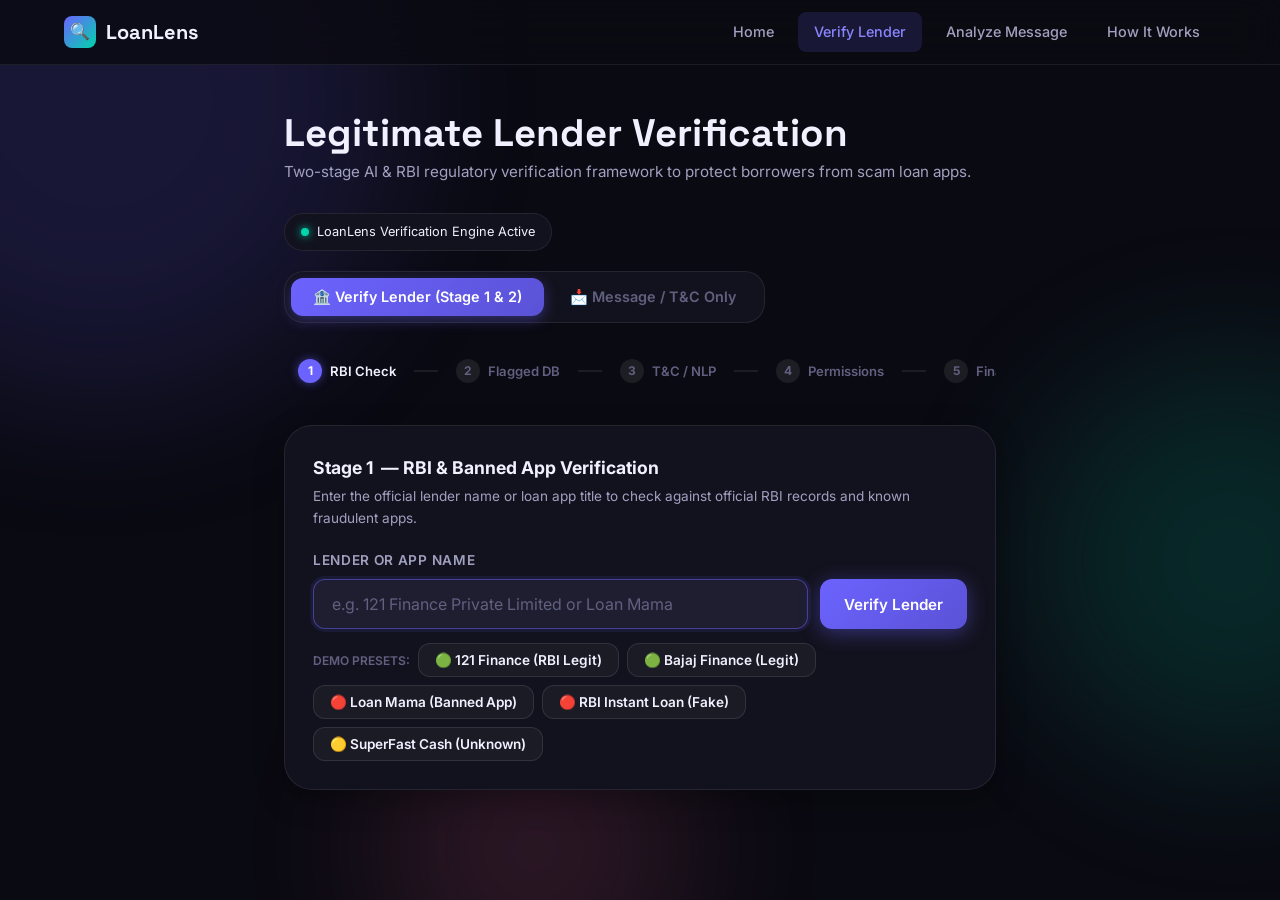
<file: loanlens/frontend/verify.html>
<!DOCTYPE html>
<html lang="en">
<head>
  <meta charset="UTF-8" />
  <meta name="viewport" content="width=device-width, initial-scale=1.0" />
  <title>Verify Lender — LoanLens</title>
  <meta name="description" content="Verify a lender against the RBI NBFC database and analyze suspicious loan messages, T&Cs, and permissions." />
  <link rel="stylesheet" href="css/style.css" />
  <style>
    .page-wrap { padding: 32px 0 80px; position: relative; z-index: 1; }
    .page-header { margin-bottom: 28px; }
    .page-header h1 { font-size: clamp(1.7rem, 3.5vw, 2.4rem); margin-bottom: 6px; }
    .page-header p { color: var(--text-secondary); font-size: 0.95rem; }

    /* Tab Bar */
    .tab-bar {
      display: flex;
      gap: 4px;
      background: var(--bg-card);
      border: 1px solid var(--border);
      border-radius: var(--radius-lg);
      padding: 6px;
      margin-bottom: 28px;
      width: fit-content;
    }
    .tab-btn {
      padding: 10px 22px;
      border-radius: 12px;
      border: none;
      background: transparent;
      color: var(--text-muted);
      font-size: 0.9rem;
      font-weight: 600;
      cursor: pointer;
      transition: var(--transition);
      font-family: 'Inter', sans-serif;
      white-space: nowrap;
    }
    .tab-btn:hover { color: var(--text-secondary); }
    .tab-btn.active {
      background: linear-gradient(135deg, var(--primary), var(--primary-dark));
      color: white;
      box-shadow: 0 4px 14px rgba(108,99,255,0.35);
    }

    /* Progress Steps */
    .progress-steps {
      display: flex;
      align-items: center;
      gap: 4px;
      margin-bottom: 28px;
      overflow-x: auto;
      padding-bottom: 6px;
    }
    .prog-step {
      display: flex;
      align-items: center;
      gap: 8px;
      padding: 8px 14px;
      border-radius: 100px;
      font-size: 0.82rem;
      font-weight: 600;
      white-space: nowrap;
      color: var(--text-muted);
      flex-shrink: 0;
      transition: var(--transition);
    }
    .prog-num {
      width: 24px; height: 24px;
      border-radius: 50%;
      background: rgba(255,255,255,0.08);
      display: flex; align-items: center; justify-content: center;
      font-size: 0.75rem; font-weight: 700;
      transition: var(--transition);
    }
    .prog-step.active { color: var(--text-primary); }
    .prog-step.active .prog-num { background: var(--primary); color: white; box-shadow: 0 0 10px rgba(108,99,255,0.5); }
    .prog-step.done { color: var(--risk-low); }
    .prog-step.done .prog-num { background: var(--accent); color: #0A0A12; }
    .prog-line { width: 24px; height: 2px; background: var(--border); flex-shrink: 0; }
    .prog-line.done { background: var(--accent); }

    /* Input Panels */
    .input-panel {
      background: var(--bg-card);
      border: 1px solid var(--border);
      border-radius: var(--radius-xl);
      padding: 28px;
      margin-bottom: 24px;
      box-shadow: 0 10px 30px rgba(0,0,0,0.3);
    }
    .input-panel-title { font-size: 1.1rem; font-weight: 700; margin-bottom: 4px; display: flex; align-items: center; gap: 8px; }
    .input-panel-sub { font-size: 0.85rem; color: var(--text-secondary); margin-bottom: 20px; }

    /* Result Cards */
    .result-section { margin-bottom: 24px; }
    .rbi-registered { border: 1px solid rgba(0,212,170,0.4); border-radius: var(--radius-lg); background: rgba(0,212,170,0.05); padding: 24px; }
    .rbi-partial { border: 1px solid rgba(245,158,11,0.4); border-radius: var(--radius-lg); background: rgba(245,158,11,0.05); padding: 24px; }
    .rbi-notfound { border: 1px solid rgba(255,255,255,0.12); border-radius: var(--radius-lg); background: var(--bg-card); padding: 24px; }
    .rbi-flagged { border: 1px solid rgba(239,68,68,0.5); border-radius: var(--radius-lg); background: rgba(239,68,68,0.08); padding: 24px; }

    .result-header { display: flex; align-items: flex-start; gap: 14px; margin-bottom: 16px; }
    .result-icon { font-size: 2.2rem; flex-shrink: 0; }
    .result-title { font-size: 1.2rem; font-weight: 800; margin-bottom: 2px; font-family: 'Space Grotesk', sans-serif; }
    .result-sub { font-size: 0.85rem; color: var(--text-muted); }

    .lender-details-grid {
      display: grid;
      grid-template-columns: repeat(auto-fill, minmax(200px, 1fr));
      gap: 16px;
      margin-top: 18px;
    }
    .detail-field { display: flex; flex-direction: column; gap: 4px; }
    .detail-label { font-size: 0.72rem; font-weight: 700; color: var(--text-muted); text-transform: uppercase; letter-spacing: 0.06em; }
    .detail-value { font-size: 0.92rem; font-weight: 600; color: var(--text-primary); }
    .detail-value.mono { font-family: 'Courier New', monospace; font-size: 0.85rem; color: var(--primary-light); }

    /* Permission Grid */
    .perm-grid {
      display: grid;
      grid-template-columns: repeat(auto-fill, minmax(210px, 1fr));
      gap: 12px;
    }
    .perm-chip {
      display: flex;
      flex-direction: column;
      gap: 4px;
      padding: 12px 14px;
      border-radius: var(--radius);
      border: 1px solid var(--border);
      background: var(--bg-input);
      cursor: pointer;
      transition: var(--transition);
      user-select: none;
    }
    .perm-chip:hover { border-color: rgba(108,99,255,0.4); background: rgba(108,99,255,0.06); }
    .perm-chip.selected { border-color: var(--primary); background: rgba(108,99,255,0.16); }
    .perm-chip-top { display: flex; align-items: center; justify-content: space-between; font-weight: 600; font-size: 0.9rem; }
    .perm-chip-sub { font-size: 0.72rem; color: var(--text-muted); line-height: 1.3; }
    .perm-check { font-size: 0.85rem; opacity: 0; color: var(--accent); transition: opacity 0.2s; font-weight: 700; }
    .perm-chip.selected .perm-check { opacity: 1; }

    /* Model comparison table */
    .model-table {
      width: 100%;
      border-collapse: collapse;
      font-size: 0.85rem;
      margin-top: 12px;
    }
    .model-table th, .model-table td {
      padding: 8px 12px;
      text-align: left;
      border-bottom: 1px solid var(--border);
    }
    .model-table th { color: var(--text-muted); font-weight: 600; font-size: 0.75rem; text-transform: uppercase; }
    .model-table tr.primary-row { background: rgba(108,99,255,0.1); font-weight: 600; }

    /* Status Bar */
    #api-status {
      display: flex;
      align-items: center;
      gap: 8px;
      font-size: 0.8rem;
      padding: 8px 16px;
      border-radius: 100px;
      background: var(--bg-card);
      border: 1px solid var(--border);
      width: fit-content;
      margin-bottom: 20px;
    }
    .status-dot { width: 8px; height: 8px; border-radius: 50%; background: var(--text-muted); }
    .status-dot.online { background: var(--risk-low); box-shadow: 0 0 8px var(--risk-low); }

    /* Loading overlay */
    .loading-card {
      background: var(--bg-card);
      border: 1px solid var(--border);
      border-radius: var(--radius-xl);
      padding: 40px;
      text-align: center;
    }
    .loading-dots span {
      display: inline-block;
      width: 8px; height: 8px;
      border-radius: 50%;
      background: var(--primary);
      margin: 0 4px;
      animation: bounce 1.2s ease-in-out infinite;
    }
    .loading-dots span:nth-child(2) { animation-delay: 0.2s; }
    .loading-dots span:nth-child(3) { animation-delay: 0.4s; }
    @keyframes bounce {
      0%, 80%, 100% { transform: scale(0.7); opacity: 0.5; }
      40% { transform: scale(1); opacity: 1; }
    }
  </style>
</head>
<body>
  <!-- Background Ambient Orbs -->
  <div class="bg-orbs" aria-hidden="true">
    <div class="orb orb-1"></div>
    <div class="orb orb-2"></div>
    <div class="orb orb-3"></div>
  </div>

  <!-- Navigation -->
  <nav>
    <div class="nav-inner">
      <a href="index.html" class="nav-logo">
        <div class="nav-logo-icon">🔍</div>
        LoanLens
      </a>
      <div class="nav-links">
        <a href="index.html" class="nav-link">Home</a>
        <a href="verify.html" class="nav-link active" id="nav-verify">Verify Lender</a>
        <a href="verify.html?tab=message" class="nav-link" id="nav-message">Analyze Message</a>
        <a href="index.html#how-it-works" class="nav-link">How It Works</a>
      </div>
    </div>
  </nav>

  <main>
    <div class="container page-wrap">
      <div class="container-sm" style="margin:0 auto;">

        <!-- Header -->
        <div class="page-header">
          <h1>Legitimate Lender <span class="gradient-text">Verification</span></h1>
          <p>Two-stage AI &amp; RBI regulatory verification framework to protect borrowers from scam loan apps.</p>
        </div>

        <!-- Engine Status -->
        <div id="api-status">
          <div class="status-dot online" id="status-dot"></div>
          <span id="status-text">LoanLens Verification Engine Active</span>
        </div>

        <!-- Tab Bar -->
        <div class="tab-bar">
          <button class="tab-btn active" id="tab-lender" onclick="switchTab('lender')">🏦 Verify Lender (Stage 1 &amp; 2)</button>
          <button class="tab-btn" id="tab-message" onclick="switchTab('message')">📩 Message / T&amp;C Only</button>
        </div>

        <!-- ═══════════════════════════════════════════════════ -->
        <!-- TAB 1: FULL DEMO FLOW (LENDER -> RBI -> STAGE 2) -->
        <!-- ═══════════════════════════════════════════════════ -->
        <div id="panel-lender">

          <!-- Verification Progress Steps -->
          <div class="progress-steps" id="progress">
            <div class="prog-step active" id="ps1"><div class="prog-num">1</div> RBI Check</div>
            <div class="prog-line" id="pl1"></div>
            <div class="prog-step" id="ps2"><div class="prog-num">2</div> Flagged DB</div>
            <div class="prog-line" id="pl2"></div>
            <div class="prog-step" id="ps3"><div class="prog-num">3</div> T&amp;C / NLP</div>
            <div class="prog-line" id="pl3"></div>
            <div class="prog-step" id="ps4"><div class="prog-num">4</div> Permissions</div>
            <div class="prog-line" id="pl4"></div>
            <div class="prog-step" id="ps5"><div class="prog-num">5</div> Final Verdict</div>
          </div>

          <!-- STAGE 1: Lender Input -->
          <div class="input-panel" id="stage1-panel">
            <div class="input-panel-title"><span>Stage 1</span> — RBI &amp; Banned App Verification</div>
            <div class="input-panel-sub">Enter the official lender name or loan app title to check against official RBI records and known fraudulent apps.</div>

            <div class="input-group">
              <label for="lender-input">Lender or App Name</label>
              <div class="input-with-btn">
                <input type="text" id="lender-input" class="input"
                  placeholder="e.g. 121 Finance Private Limited or Loan Mama"
                  autocomplete="off" spellcheck="false" maxlength="200" />
                <button class="btn btn-primary" id="btn-verify-lender" onclick="verifyLender()">
                  <span id="btn-lender-label">Verify Lender</span>
                  <span class="spinner hidden" id="spinner-lender"></span>
                </button>
              </div>
            </div>

            <!-- Quick Demo Prompts -->
            <div style="margin-top:14px; display:flex; flex-wrap:wrap; gap:8px; align-items:center;">
              <span style="font-size:0.75rem; color:var(--text-muted); font-weight:600;">DEMO PRESETS:</span>
              <button class="btn btn-secondary btn-sm" onclick="fillDemo('121 Finance Private Limited')">🟢 121 Finance (RBI Legit)</button>
              <button class="btn btn-secondary btn-sm" onclick="fillDemo('Bajaj Finance Limited')">🟢 Bajaj Finance (Legit)</button>
              <button class="btn btn-secondary btn-sm" onclick="fillDemo('Loan Mama')">🔴 Loan Mama (Banned App)</button>
              <button class="btn btn-secondary btn-sm" onclick="fillDemo('RBI Instant Loan')">🔴 RBI Instant Loan (Fake)</button>
              <button class="btn btn-secondary btn-sm" onclick="fillDemo('SuperFast Cash App')">🟡 SuperFast Cash (Unknown)</button>
            </div>
          </div>

          <!-- Stage 1 Results Container -->
          <div id="stage1-result" class="result-section hidden fade-in"></div>

          <!-- STAGE 2: Deep Analysis Gate -->
          <div id="stage2-gate" class="hidden">
            <div class="input-panel mt-4">
              <div class="input-panel-title"><span>Stage 2</span> — Loan Message, T&amp;C &amp; Permission Analysis</div>
              <div class="input-panel-sub">
                Paste any loan message (SMS/WhatsApp), loan agreement, or Terms &amp; Conditions. We scan for upfront fees, predatory clauses, harassment threats, and excessive Android permissions.
              </div>

              <div class="input-group">
                <label for="message-input">Loan Offer Message / Agreement / T&amp;C Text</label>
                <textarea id="message-input" class="input" rows="6"
                  placeholder="Paste SMS, WhatsApp loan message, or Terms &amp; Conditions here..."></textarea>
              </div>

              <!-- Message Demo Presets -->
              <div style="margin-top:10px; display:flex; flex-wrap:wrap; gap:8px; align-items:center;">
                <span style="font-size:0.75rem; color:var(--text-muted); font-weight:600;">DEMO TEXTS:</span>
                <button class="btn btn-secondary btn-sm" onclick="fillDemoMsg('scam')">🔴 Scam Offer (Fee + 100% Guaranteed)</button>
                <button class="btn btn-secondary btn-sm" onclick="fillDemoMsg('threat')">🔴 Extortion Recovery Threat</button>
                <button class="btn btn-secondary btn-sm" onclick="fillDemoMsg('unfair_tc')">⚠️ Predatory T&amp;C Clauses</button>
                <button class="btn btn-secondary btn-sm" onclick="fillDemoMsg('legit')">🟢 Legitimate Bank SMS</button>
              </div>

              <!-- App Permissions Selector -->
              <div style="margin-top:24px;">
                <label style="margin-bottom:10px; display:block; font-weight:600;">
                  Permissions Requested by the App <span style="font-weight:400; color:var(--text-muted); font-size:0.8rem;">(Select all that the app prompts on install)</span>
                </label>
                <div class="perm-grid" id="perm-grid">
                  <div class="perm-chip" data-perm="contacts" onclick="togglePerm(this)">
                    <div class="perm-chip-top"><span>👥 Contacts List</span><span class="perm-check">✓</span></div>
                    <div class="perm-chip-sub"><span class="badge badge-high" style="font-size:0.65rem;">RBI PROHIBITED</span></div>
                  </div>
                  <div class="perm-chip" data-perm="call_logs" onclick="togglePerm(this)">
                    <div class="perm-chip-top"><span>📞 Call Logs / History</span><span class="perm-check">✓</span></div>
                    <div class="perm-chip-sub"><span class="badge badge-high" style="font-size:0.65rem;">RBI PROHIBITED</span></div>
                  </div>
                  <div class="perm-chip" data-perm="gallery" onclick="togglePerm(this)">
                    <div class="perm-chip-top"><span>🖼️ Photos / Gallery</span><span class="perm-check">✓</span></div>
                    <div class="perm-chip-sub"><span class="badge badge-high" style="font-size:0.65rem;">HIGH RISK</span></div>
                  </div>
                  <div class="perm-chip" data-perm="telephony" onclick="togglePerm(this)">
                    <div class="perm-chip-top"><span>📱 Phone State / IMEI</span><span class="perm-check">✓</span></div>
                    <div class="perm-chip-sub"><span class="badge badge-high" style="font-size:0.65rem;">HIGH RISK</span></div>
                  </div>
                  <div class="perm-chip" data-perm="microphone" onclick="togglePerm(this)">
                    <div class="perm-chip-top"><span>🎤 Microphone</span><span class="perm-check">✓</span></div>
                    <div class="perm-chip-sub"><span class="badge badge-high" style="font-size:0.65rem;">VIDEO KYC ONLY</span></div>
                  </div>
                  <div class="perm-chip" data-perm="device_admin" onclick="togglePerm(this)">
                    <div class="perm-chip-top"><span>⚠️ Device Administrator</span><span class="perm-check">✓</span></div>
                    <div class="perm-chip-sub"><span class="badge badge-high" style="font-size:0.65rem;">MALWARE ALERT</span></div>
                  </div>
                  <div class="perm-chip" data-perm="sms" onclick="togglePerm(this)">
                    <div class="perm-chip-top"><span>💬 SMS Messages</span><span class="perm-check">✓</span></div>
                    <div class="perm-chip-sub"><span class="badge badge-medium" style="font-size:0.65rem;">OTP ONLY</span></div>
                  </div>
                  <div class="perm-chip" data-perm="location" onclick="togglePerm(this)">
                    <div class="perm-chip-top"><span>📍 Location (GPS)</span><span class="perm-check">✓</span></div>
                    <div class="perm-chip-sub"><span class="badge badge-medium" style="font-size:0.65rem;">ONE-TIME KYC</span></div>
                  </div>
                  <div class="perm-chip" data-perm="camera" onclick="togglePerm(this)">
                    <div class="perm-chip-top"><span>📷 Camera</span><span class="perm-check">✓</span></div>
                    <div class="perm-chip-sub"><span class="badge badge-medium" style="font-size:0.65rem;">SELFIE KYC ONLY</span></div>
                  </div>
                  <div class="perm-chip" data-perm="storage" onclick="togglePerm(this)">
                    <div class="perm-chip-top"><span>💾 Document Storage</span><span class="perm-check">✓</span></div>
                    <div class="perm-chip-sub"><span class="badge badge-low" style="font-size:0.65rem;">SANCTION PDF</span></div>
                  </div>
                </div>
              </div>

              <!-- Action Buttons -->
              <div style="margin-top:24px; display:flex; gap:12px; flex-wrap:wrap; align-items:center;">
                <button class="btn btn-primary btn-lg" id="btn-analyze" onclick="runFullAnalysis()">
                  <span id="btn-analyze-label">🔍 Run ML Analysis &amp; Compute Risk</span>
                  <span class="spinner hidden" id="spinner-analyze"></span>
                </button>
                <button class="btn btn-secondary" onclick="skipToResults()">Skip Stage 2 (Lender Only)</button>
              </div>
            </div>
          </div>

          <!-- Stage 2 / Full Results Area -->
          <div id="stage2-result" class="hidden fade-in"></div>

        </div>

        <!-- ═══════════════════════════════════════════════════ -->
        <!-- TAB 2: MESSAGE & T&C ONLY ANALYSIS -->
        <!-- ═══════════════════════════════════════════════════ -->
        <div id="panel-message" class="hidden">
          <div class="input-panel">
            <div class="input-panel-title">Analyze Loan SMS, WhatsApp or Agreement Text</div>
            <div class="input-panel-sub">Detect 10 categories of red flag patterns including upfront fees, fake RBI claims, extortion threats, and predatory clauses.</div>

            <div class="input-group">
              <label for="msg-only-input">Message / Agreement Text</label>
              <textarea id="msg-only-input" class="input" rows="7"
                placeholder="Paste the loan message or agreement text here..."></textarea>
            </div>

            <div style="margin-top:10px; display:flex; gap:8px; flex-wrap:wrap; align-items:center;">
              <span style="font-size:0.75rem; color:var(--text-muted); font-weight:600;">DEMO TEXTS:</span>
              <button class="btn btn-secondary btn-sm" onclick="fillMsgOnly('scam')">🔴 Scam Offer</button>
              <button class="btn btn-secondary btn-sm" onclick="fillMsgOnly('threat')">🔴 Extortion Recovery</button>
              <button class="btn btn-secondary btn-sm" onclick="fillMsgOnly('unfair_tc')">⚠️ Unfair T&amp;C</button>
              <button class="btn btn-secondary btn-sm" onclick="fillMsgOnly('legit')">🟢 Legitimate Bank</button>
            </div>

            <div style="margin-top:20px;">
              <button class="btn btn-primary" id="btn-msg-analyze" onclick="analyzeMsgOnly()">
                <span id="btn-msg-label">🔍 Analyze Message &amp; T&amp;C</span>
                <span class="spinner hidden" id="spinner-msg"></span>
              </button>
            </div>
          </div>

          <div id="msg-only-result" class="hidden fade-in"></div>
        </div>

      </div>
    </div>
  </main>

  <!-- Scripts -->
  <script src="js/api.js"></script>
  <script>
  // ── Application State ─────────────────────────────────────────────
  const state = {
    lenderName: '',
    rbiResult: null,
    flaggedResult: null,
    stage1Verdict: null,
    redFlags: [],
    mlResult: null,
    permissionAnalysis: [],
    riskResult: null
  };

  // ── Sample Demonstration Datasets ─────────────────────────────────
  const DEMO_SCAM_MSG = `Congratulations! You are pre-approved for an instant ₹5,00,000 personal loan under RBI PM Scheme!
Pay ₹1,499 processing & security fee before disbursement. 100% guaranteed approval within 5 minutes.
Mandatory: Allow permission to access your contacts list and photo gallery.
Apply now: bit.ly/fastloan99. Offer expires in 2 hours!`;

  const DEMO_THREAT_MSG = `URGENT NOTICE: Your loan payment of ₹12,500 is overdue! 
Pay immediately or our recovery team will contact your family members, relatives and employer.
We have access to your personal photos from your gallery and will share them with your WhatsApp contacts list.
Police case FIR will be registered within 24 hours.`;

  const DEMO_UNFAIR_TC = `Terms and Conditions:
1. The company reserves the right to modify interest rates, fees, and penalties at its sole discretion without prior notice.
2. The borrower waives all rights to approach consumer courts or civil dispute forums.
3. The borrower grants perpetual irrevocable consent to share device data, call history, and contacts with third-party recovery partners.
4. Auto-debit will be initiated without prior authorization.`;

  const DEMO_LEGIT_MSG = `Dear Customer, your loan application ref #PL-89421 has been received by HDB Financial Services Ltd (RBI Reg: U65993GJ2007PLC051028).
Our underwriting team will evaluate your CIBIL score and documents within 2-3 business days.
No advance fees are charged. Never share your OTP, PIN, or netbanking passwords with anyone.
Customer Helpline: 1800-123-4567 | www.hdbfs.com`;

  // ── Tab Management ────────────────────────────────────────────────
  function switchTab(tab, updateUrl = true) {
    const isMessage = tab === 'message';
    const tabLender = document.getElementById('tab-lender');
    const tabMessage = document.getElementById('tab-message');
    const panelLender = document.getElementById('panel-lender');
    const panelMessage = document.getElementById('panel-message');
    const navVerify = document.getElementById('nav-verify');
    const navMessage = document.getElementById('nav-message');

    if (tabLender) tabLender.classList.toggle('active', !isMessage);
    if (tabMessage) tabMessage.classList.toggle('active', isMessage);
    if (panelLender) panelLender.classList.toggle('hidden', isMessage);
    if (panelMessage) panelMessage.classList.toggle('hidden', !isMessage);

    if (navVerify) navVerify.classList.toggle('active', !isMessage);
    if (navMessage) navMessage.classList.toggle('active', isMessage);

    if (updateUrl && window.history && window.history.replaceState) {
      const url = new URL(window.location.href);
      if (isMessage) {
        url.searchParams.set('tab', 'message');
      } else {
        url.searchParams.delete('tab');
      }
      window.history.replaceState({ tab: isMessage ? 'message' : 'lender' }, '', url.pathname + url.search + url.hash);
    }

    if (isMessage) {
      const msgInput = document.getElementById('msg-only-input');
      if (msgInput) setTimeout(() => msgInput.focus(), 50);
    } else {
      const lenderInput = document.getElementById('lender-input');
      if (lenderInput) setTimeout(() => lenderInput.focus(), 50);
    }
  }

  function initTabFromUrl() {
    const params = new URLSearchParams(window.location.search);
    const tabParam = params.get('tab');
    const hash = window.location.hash;
    if (tabParam === 'message' || hash === '#message' || hash === '#tab-message') {
      switchTab('message', false);
    } else {
      switchTab('lender', false);
    }
  }

  function setProgress(step) {
    for (let i = 1; i <= 5; i++) {
      const ps = document.getElementById(`ps${i}`);
      const pl = document.getElementById(`pl${i}`);
      if (i < step) {
        ps.className = 'prog-step done';
        if (pl) pl.className = 'prog-line done';
      } else if (i === step) {
        ps.className = 'prog-step active';
        if (pl) pl.className = 'prog-line';
      } else {
        ps.className = 'prog-step';
        if (pl) pl.className = 'prog-line';
      }
    }
  }

  // ── UI Helpers ───────────────────────────────────────────────────
  function fillDemo(name) {
    const input = document.getElementById('lender-input');
    input.value = name;
    input.focus();
    verifyLender();
  }

  function fillDemoMsg(type) {
    const el = document.getElementById('message-input');
    if (type === 'scam') {
      el.value = DEMO_SCAM_MSG;
      selectPerms(['contacts', 'gallery']);
    } else if (type === 'threat') {
      el.value = DEMO_THREAT_MSG;
      selectPerms(['contacts', 'gallery', 'call_logs']);
    } else if (type === 'unfair_tc') {
      el.value = DEMO_UNFAIR_TC;
      selectPerms(['contacts', 'telephony']);
    } else {
      el.value = DEMO_LEGIT_MSG;
      selectPerms(['sms', 'storage']);
    }
  }

  function fillMsgOnly(type) {
    const el = document.getElementById('msg-only-input');
    if (type === 'scam') el.value = DEMO_SCAM_MSG;
    else if (type === 'threat') el.value = DEMO_THREAT_MSG;
    else if (type === 'unfair_tc') el.value = DEMO_UNFAIR_TC;
    else el.value = DEMO_LEGIT_MSG;
  }

  function togglePerm(el) { el.classList.toggle('selected'); }
  function selectPerms(permKeys) {
    document.querySelectorAll('.perm-chip').forEach(c => {
      c.classList.toggle('selected', permKeys.includes(c.dataset.perm));
    });
  }
  function getSelectedPerms() {
    return [...document.querySelectorAll('.perm-chip.selected')].map(el => el.dataset.perm);
  }

  function showLoading(el, msg) {
    el.innerHTML = `
      <div class="loading-card">
        <div class="loading-dots"><span></span><span></span><span></span></div>
        <div style="margin-top:16px; color:var(--text-secondary); font-size:0.9rem;">${msg}</div>
      </div>`;
    el.classList.remove('hidden');
  }

  function setBtnLoading(btnLabelId, spinnerId, loading) {
    const label = document.getElementById(btnLabelId);
    const spinner = document.getElementById(spinnerId);
    if (label) label.style.opacity = loading ? '0.6' : '1';
    if (spinner) spinner.classList.toggle('hidden', !loading);
  }

  // ── Stage 1: Lender Verification ─────────────────────────────────
  async function verifyLender() {
    const name = document.getElementById('lender-input').value.trim();
    if (!name) { alert('Please enter a lender or app name.'); return; }

    state.lenderName = name;
    const resultEl = document.getElementById('stage1-result');
    setBtnLoading('btn-lender-label', 'spinner-lender', true);
    showLoading(resultEl, 'Searching RBI NBFC database (~8,500+ records) and flagged scam app list...');
    setProgress(1);

    document.getElementById('stage2-gate').classList.add('hidden');
    document.getElementById('stage2-result').classList.add('hidden');

    try {
      const data = await LoanLensAPI.verifyLender(name);
      state.rbiResult = data.rbi_result;
      state.flaggedResult = data.flagged_result;
      state.stage1Verdict = data.stage1_verdict;

      resultEl.innerHTML = buildStage1HTML(data);
      resultEl.classList.remove('hidden');
      setProgress(2);

      // Auto-reveal and scroll to Stage 2
      const stage2Gate = document.getElementById('stage2-gate');
      stage2Gate.classList.remove('hidden');

      if (data.stage1_verdict === 'UNVERIFIED') {
        // Pre-fill demo scam message if unknown so user can immediately test
        if (!document.getElementById('message-input').value) {
          fillDemoMsg('scam');
        }
      }

      stage2Gate.scrollIntoView({ behavior: 'smooth', block: 'nearest' });

    } catch (e) {
      resultEl.innerHTML = `<div class="info-box info-box-danger">Error during verification: ${esc(e.message)}</div>`;
      resultEl.classList.remove('hidden');
    } finally {
      setBtnLoading('btn-lender-label', 'spinner-lender', false);
    }
  }

  function buildStage1HTML(data) {
    const { rbi_result: rbi, flagged_result: fl, stage1_verdict: verdict } = data;
    let html = '';

    // Flagged Match (Top Priority)
    if (fl && fl.found) {
      const entry = fl.entry;
      html += `
        <div class="rbi-flagged fade-in">
          <div class="result-header">
            <span class="result-icon">🔴</span>
            <div>
              <div class="result-title" style="color:var(--risk-high);">FLAGGED AS DANGEROUS — ${entry.status || 'BANNED'}</div>
              <div class="result-sub">Found in Flagged Lender / Predatory Loan App Database</div>
            </div>
          </div>
          <div class="info-box info-box-danger" style="margin-bottom:14px;">
            <strong>⚠️ Violation Reason:</strong><br/>${entry.reason}
          </div>
          <div class="lender-details-grid">
            <div class="detail-field"><span class="detail-label">Entity Name</span><span class="detail-value">${entry.name}</span></div>
            <div class="detail-field"><span class="detail-label">Regulatory Status</span><span class="detail-value"><span class="badge badge-high">${entry.status}</span></span></div>
            <div class="detail-field"><span class="detail-label">App Type</span><span class="detail-value">${entry.type || 'Illegal Lending App'}</span></div>
            <div class="detail-field"><span class="detail-label">Severity</span><span class="detail-value"><span class="badge badge-high">${entry.severity || 'CRITICAL'}</span></span></div>
            <div class="detail-field" style="grid-column: 1 / -1;"><span class="detail-label">Regulatory Advisory Source</span><span class="detail-value" style="font-size:0.85rem;">${entry.source || 'State Cyber Police & MeitY Warning Lists'}</span></div>
          </div>
        </div>`;
      return html;
    }

    // RBI Registered
    if (rbi && rbi.status === 'REGISTERED') {
      html += `
        <div class="rbi-registered fade-in">
          <div class="result-header">
            <span class="result-icon">✅</span>
            <div>
              <div class="result-title" style="color:var(--risk-low);">RBI REGISTERED NBFC</div>
              <div class="result-sub">Official Certificate of Registration (CoR) Validated</div>
            </div>
          </div>
          <div class="lender-details-grid">
            <div class="detail-field"><span class="detail-label">Official Registered Name</span><span class="detail-value">${rbi.name || '—'}</span></div>
            <div class="detail-field"><span class="detail-label">CIN / Registration No.</span><span class="detail-value mono">${rbi.cin || '—'}</span></div>
            <div class="detail-field"><span class="detail-label">RBI Classification</span><span class="detail-value">${rbi.classification || '—'}</span></div>
            <div class="detail-field"><span class="detail-label">RBI Layer</span><span class="detail-value"><span class="badge badge-info">${rbi.layer || 'Base Layer'}</span></span></div>
            <div class="detail-field"><span class="detail-label">Regional Office</span><span class="detail-value">${rbi.regional_office || '—'}</span></div>
            <div class="detail-field"><span class="detail-label">Public Deposit Accepting</span><span class="detail-value">${rbi.deposit_status === 'Yes' ? '✅ Yes' : '❌ No (Non-Deposit)'}</span></div>
            ${rbi.address ? `<div class="detail-field" style="grid-column: 1 / -1;"><span class="detail-label">Registered Corporate Office</span><span class="detail-value" style="font-size:0.85rem; font-weight:400;">${rbi.address}</span></div>` : ''}
          </div>
          <div class="info-box info-box-success" style="margin-top:14px;">
            ✅ <strong>Verification Passed:</strong> Entity holds a valid NBFC license from RBI. You may proceed with Stage 2 below to inspect specific loan offers or messages for hidden terms.
          </div>
        </div>`;
    } else if (rbi && rbi.status === 'PARTIAL_MATCH') {
      html += `
        <div class="rbi-partial fade-in">
          <div class="result-header">
            <span class="result-icon">🟡</span>
            <div>
              <div class="result-title" style="color:var(--risk-suspicious);">POSSIBLE MATCH DETECTED</div>
              <div class="result-sub">Found a closely matching RBI Registered Entity</div>
            </div>
          </div>
          <div class="lender-details-grid">
            <div class="detail-field"><span class="detail-label">Closest Matching Entity</span><span class="detail-value">${rbi.name || '—'}</span></div>
            <div class="detail-field"><span class="detail-label">Match Confidence</span><span class="detail-value"><span class="badge badge-medium">${rbi.match_confidence || 85}% Match</span></span></div>
            <div class="detail-field"><span class="detail-label">CIN / Registration No.</span><span class="detail-value mono">${rbi.cin || '—'}</span></div>
            <div class="detail-field"><span class="detail-label">RBI Layer</span><span class="detail-value"><span class="badge badge-info">${rbi.layer || 'Base Layer'}</span></span></div>
          </div>
          <div class="info-box info-box-warning" style="margin-top:14px;">
            ⚠️ <strong>Caution:</strong> The name you typed is similar to <em>${rbi.name}</em>. Ensure you are dealing with the genuine corporate entity and not an impersonator clone.
          </div>
        </div>`;
    } else {
      html += `
        <div class="rbi-notfound fade-in">
          <div class="result-header">
            <span class="result-icon">⚠️</span>
            <div>
              <div class="result-title" style="color:var(--risk-suspicious);">UNVERIFIED — NOT FOUND IN RBI NBFC REGISTRY</div>
              <div class="result-sub">No matching NBFC found in the official ~8,500+ database</div>
            </div>
          </div>
          <div class="info-box info-box-warning">
            ⚠️ <strong>Not Found:</strong> This entity is not registered as an NBFC with RBI. Illegal loan apps frequently operate without licenses.<br/>
            <strong>Automatic Action:</strong> Stage 2 analysis is required below to inspect message claims, T&amp;C terms, and permissions.
          </div>
        </div>`;
    }

    return html;
  }

  // ── Stage 2: Comprehensive Risk & Explainable AI ──────────────────
  async function runFullAnalysis() {
    const message = document.getElementById('message-input').value.trim();
    const perms = getSelectedPerms();
    const resultEl = document.getElementById('stage2-result');

    setBtnLoading('btn-analyze-label', 'spinner-analyze', true);
    showLoading(resultEl, 'Running TF-IDF ML text classifier, scanning 10 red flag rules, and evaluating permissions...');
    setProgress(3);

    try {
      const [msgData, permData] = await Promise.all([
        message ? LoanLensAPI.analyzeMessage(message) : Promise.resolve({ red_flags: [], ml_result: { prediction: 'LEGITIMATE', decision_score: 0.1, model_available: true } }),
        perms.length ? LoanLensAPI.analyzePermissions(perms) : Promise.resolve({ permission_analysis: [], overall_permission_risk: 'LOW' })
      ]);

      state.redFlags = msgData.red_flags || [];
      state.mlResult = msgData.ml_result || {};
      state.permissionAnalysis = permData.permission_analysis || [];

      setProgress(4);

      const riskData = await LoanLensAPI.calculateRisk({
        rbi_status: state.rbiResult ? state.rbiResult.status : 'NOT_FOUND',
        flagged_result: state.flaggedResult || { found: false },
        red_flags: state.redFlags,
        ml_result: state.mlResult,
        permission_analysis: state.permissionAnalysis
      });

      state.riskResult = riskData;
      setProgress(5);

      resultEl.innerHTML = buildFullResultsHTML(msgData, permData, riskData, message);
      resultEl.classList.remove('hidden');
      resultEl.scrollIntoView({ behavior: 'smooth', block: 'start' });

    } catch (e) {
      resultEl.innerHTML = `<div class="info-box info-box-danger">Error: ${esc(e.message)}</div>`;
      resultEl.classList.remove('hidden');
    } finally {
      setBtnLoading('btn-analyze-label', 'spinner-analyze', false);
    }
  }

  function skipToResults() {
    document.getElementById('message-input').value = '';
    document.querySelectorAll('.perm-chip').forEach(c => c.classList.remove('selected'));
    runFullAnalysis();
  }

  // ── Tab 2: Message Only Analysis ──────────────────────────────────
  async function analyzeMsgOnly() {
    const message = document.getElementById('msg-only-input').value.trim();
    if (!message) { alert('Please paste a loan message or agreement text.'); return; }

    const resultEl = document.getElementById('msg-only-result');
    setBtnLoading('btn-msg-label', 'spinner-msg', true);
    showLoading(resultEl, 'Analyzing message text with NLP pattern matcher and ML classifier...');

    try {
      const msgData = await LoanLensAPI.analyzeMessage(message);
      const riskData = await LoanLensAPI.calculateRisk({
        rbi_status: 'NOT_APPLICABLE',
        flagged_result: { found: false },
        red_flags: msgData.red_flags || [],
        ml_result: msgData.ml_result || {},
        permission_analysis: []
      });

      resultEl.innerHTML = buildMsgOnlyHTML(msgData, riskData, message);
      resultEl.classList.remove('hidden');
      resultEl.scrollIntoView({ behavior: 'smooth', block: 'start' });
    } catch (e) {
      resultEl.innerHTML = `<div class="info-box info-box-danger">Error: ${esc(e.message)}</div>`;
      resultEl.classList.remove('hidden');
    } finally {
      setBtnLoading('btn-msg-label', 'spinner-msg', false);
    }
  }

  // ── HTML Visual Builders ──────────────────────────────────────────
  function riskClass(level) {
    return { HIGH: 'high', SUSPICIOUS: 'suspicious', MEDIUM: 'suspicious', LOW: 'low' }[level] || 'low';
  }
  function riskEmoji(level) {
    return { HIGH: '🔴', SUSPICIOUS: '🟡', LOW: '🟢' }[level] || '⚪';
  }
  function riskColor(level) {
    return { HIGH: 'var(--risk-high)', SUSPICIOUS: 'var(--risk-suspicious)', LOW: 'var(--risk-low)' }[level] || 'var(--text-muted)';
  }

  function buildGauge(score, level) {
    const r = 70; const cx = 90; const cy = 90;
    const circ = 2 * Math.PI * r;
    const dashArray = circ * 0.75;
    const dashOffset = dashArray * (1 - score / 100);
    const color = riskColor(level);
    return `
      <div style="position:relative; width:180px; height:180px; margin:0 auto;">
        <svg width="180" height="180" viewBox="0 0 180 180">
          <circle cx="${cx}" cy="${cy}" r="${r}" fill="none" stroke="rgba(255,255,255,0.07)"
            stroke-width="14" stroke-dasharray="${dashArray} ${circ - dashArray}"
            stroke-dashoffset="${circ * 0.125}" stroke-linecap="round" transform="rotate(135 90 90)" />
          <circle cx="${cx}" cy="${cy}" r="${r}" fill="none" stroke="${color}"
            stroke-width="14" stroke-dasharray="${dashArray - dashOffset} ${circ - (dashArray - dashOffset)}"
            stroke-dashoffset="${circ * 0.125}" stroke-linecap="round" transform="rotate(135 90 90)"
            style="filter: drop-shadow(0 0 10px ${color}80); transition: all 1.2s ease;" />
        </svg>
        <div style="position:absolute; inset:0; display:flex; flex-direction:column; align-items:center; justify-content:center;">
          <div style="font-size:2.4rem; font-weight:900; font-family:'Space Grotesk',sans-serif; color:${color}; line-height:1;">${score}</div>
          <div style="font-size:0.75rem; color:var(--text-muted); margin-top:2px;">RISK SCORE</div>
        </div>
      </div>`;
  }

  function buildRedFlagsHTML(redFlags) {
    if (!redFlags.length) {
      return `<div class="info-box info-box-success">✅ No red flag patterns detected in message/T&amp;C text.</div>`;
    }
    return redFlags.map(f => `
      <div class="red-flag-item" style="margin-bottom:12px;">
        <div class="red-flag-header">
          <span style="font-size:1.1rem;">🚩</span>
          <span class="red-flag-title">${f.label}</span>
          <span class="badge badge-high" style="margin-left:auto;">+${f.weight} Risk Pts</span>
        </div>
        <div class="red-flag-explanation" style="font-size:0.875rem; color:var(--text-secondary); margin:6px 0;">${f.explanation}</div>
        ${f.evidence && f.evidence.length ? `
          <div style="margin-top:8px;">
            <span style="font-size:0.72rem; color:var(--text-muted); font-weight:700; text-transform:uppercase;">Flagged Evidence Snippet:</span>
            <div class="red-flag-evidence" style="margin-top:4px;">
              ${f.evidence.map(ev => `<span class="evidence-chip">"${esc(ev)}"</span>`).join(' ')}
            </div>
          </div>` : ''}
        ${f.recommendation ? `<div style="font-size:0.8rem; color:var(--accent); margin-top:8px;">💡 <strong>Advice:</strong> ${f.recommendation}</div>` : ''}
      </div>`).join('');
  }

  function buildPermissionsHTML(permAnalysis) {
    if (!permAnalysis.length) return `<div class="text-muted text-sm">No permissions selected.</div>`;
    const badges = { CRITICAL: 'badge-high', HIGH: 'badge-high', MEDIUM: 'badge-medium', LOW: 'badge-low' };
    return permAnalysis.map(p => `
      <div class="perm-row" style="display:flex; gap:12px; padding:12px 0; border-bottom:1px solid var(--border);">
        <div style="font-size:1.6rem; flex-shrink:0;">${p.icon}</div>
        <div style="flex:1;">
          <div style="font-weight:700; font-size:0.92rem; display:flex; align-items:center; gap:8px;">
            ${p.label}
            <span class="badge ${badges[p.level] || 'badge-neutral'}">${p.level} RISK</span>
          </div>
          <div style="font-size:0.82rem; color:var(--primary-light); margin-top:2px;">📜 ${p.rbi_guideline || 'RBI Compliance Guideline'}</div>
          <div style="font-size:0.85rem; color:var(--text-secondary); margin-top:4px;">${p.explanation}</div>
          <div style="font-size:0.78rem; color:var(--text-muted); margin-top:4px;"><strong>Legitimate usage:</strong> ${p.legitimate_use}</div>
        </div>
      </div>`).join('');
  }

  function buildBreakdownHTML(breakdown) {
    const labels = {
      rbi_verification: '🏦 Stage 1: RBI NBFC Check',
      flagged_database: '🚫 Stage 1: Banned App DB',
      message_analysis: '📝 Stage 2: Message/T&C NLP',
      ml_analysis: '🤖 Stage 2: ML Model Score',
      permissions: '📱 Stage 2: Permissions Risk'
    };
    return Object.entries(breakdown).map(([key, val]) => {
      const barW = Math.min(100, Math.abs(val.score));
      const isNegative = val.score < 0;
      const barColor = isNegative ? 'var(--risk-low)' : (val.score > 20 ? 'var(--risk-high)' : 'var(--risk-suspicious)');
      return `
        <div class="breakdown-row" style="display:flex; align-items:center; gap:12px; margin-bottom:10px;">
          <div style="font-size:0.85rem; font-weight:600; width:180px; flex-shrink:0;">${labels[key] || key}</div>
          <div style="flex:1; background:rgba(255,255,255,0.06); height:8px; border-radius:100px; overflow:hidden;">
            <div style="width:${barW}%; height:100%; background:${barColor};"></div>
          </div>
          <div style="font-size:0.85rem; font-weight:700; color:${barColor}; min-width:48px; text-align:right;">
            ${val.score > 0 ? '+' : ''}${val.score} pts
          </div>
        </div>`;
    }).join('');
  }

  function buildFullResultsHTML(msgData, permData, riskData, message) {
    const { risk_score, risk_level, risk_breakdown, verdict, stages_used, recommendations } = riskData;
    const level = riskClass(risk_level);
    const ml = msgData.ml_result || {};

    return `
      <div class="stagger">
        <!-- VERDICT BANNER -->
        <div class="verdict-banner verdict-banner-${level}" style="margin-bottom:24px; padding:24px; border-radius:var(--radius-xl);">
          <span class="verdict-emoji" style="font-size:3rem;">${riskEmoji(risk_level)}</span>
          <div class="verdict-label verdict-label-${level}" style="font-size:1.6rem; font-weight:900; margin-top:8px;">
            ${verdict === 'VERIFIED' ? '🟢 VERIFIED LEGITIMATE LENDER' : (verdict === 'HIGH_RISK' ? '🔴 HIGH RISK / POTENTIAL SCAM' : '🟡 SUSPICIOUS / UNVERIFIED')}
          </div>
          <div style="color:var(--text-secondary); font-size:0.95rem; margin-top:6px;">
            Target: <strong>${esc(state.lenderName || 'Loan Applicant Query')}</strong>
          </div>
          <div style="display:flex; gap:8px; justify-content:center; flex-wrap:wrap; margin-top:12px;">
            ${(stages_used || []).map(s => `<span class="badge badge-info">${s}</span>`).join(' ')}
          </div>
        </div>

        <!-- RISK GAUGE & BREAKDOWN CARD -->
        <div class="card" style="margin-bottom:20px;">
          <div class="section-header">
            <div class="section-icon section-icon-danger">📊</div>
            <div>
              <div class="section-title">Composite Risk Score &amp; Point Contribution</div>
              <div class="section-subtitle">Transparent multi-factor calculation (0 = Completely Safe, 100 = Critical Danger)</div>
            </div>
          </div>
          <div style="display:flex; gap:32px; align-items:center; flex-wrap:wrap; margin-top:16px;">
            <div style="flex-shrink:0;">
              ${buildGauge(risk_score, risk_level)}
              <div style="text-align:center; margin-top:8px;">
                <span class="badge badge-${level}" style="font-size:0.9rem; padding:6px 18px;">${risk_level} RISK LEVEL</span>
              </div>
            </div>
            <div style="flex:1; min-width:260px;">
              <div style="font-size:0.75rem; font-weight:700; color:var(--text-muted); text-transform:uppercase; margin-bottom:12px; letter-spacing:0.06em;">Score Breakdown by Factor</div>
              ${buildBreakdownHTML(risk_breakdown)}
            </div>
          </div>
        </div>

        <!-- EXPLAINABLE AI & RED FLAGS -->
        <div class="card" style="margin-bottom:20px;">
          <div class="section-header">
            <div class="section-icon section-icon-danger">🚩</div>
            <div>
              <div class="section-title">Explainable AI: Detected Suspicious Patterns</div>
              <div class="section-subtitle">We show the exact evidence quotes and regulatory justifications instead of just a label.</div>
            </div>
          </div>
          ${buildRedFlagsHTML(msgData.red_flags || [])}
        </div>

        <!-- ML CLASSIFICATION & MODEL COMPARISON -->
        <div class="card" style="margin-bottom:20px;">
          <div class="section-header">
            <div class="section-icon section-icon-primary">🤖</div>
            <div>
              <div class="section-title">ML Text Classification &amp; Multi-Model Evaluation</div>
              <div class="section-subtitle">Trained on loan scam datasets using TF-IDF feature vectors</div>
            </div>
          </div>

          <div style="display:flex; align-items:center; gap:20px; flex-wrap:wrap; margin:16px 0;">
            <div style="background:var(--bg-input); padding:14px 20px; border-radius:var(--radius); border:1px solid var(--border);">
              <div style="font-size:0.75rem; color:var(--text-muted); text-transform:uppercase;">Primary Model Verdict</div>
              <div style="font-size:1.3rem; font-weight:800; color:${ml.prediction === 'HIGH RISK' ? 'var(--risk-high)' : (ml.prediction === 'SUSPICIOUS' ? 'var(--risk-suspicious)' : 'var(--risk-low)')};">
                ${ml.prediction || 'LEGITIMATE'}
              </div>
            </div>
            <div style="background:var(--bg-input); padding:14px 20px; border-radius:var(--radius); border:1px solid var(--border);">
              <div style="font-size:0.75rem; color:var(--text-muted); text-transform:uppercase;">Confidence Score</div>
              <div style="font-size:1.3rem; font-weight:800; color:var(--primary-light);">
                ${Math.round((ml.decision_score || 0.85) * 100)}%
              </div>
            </div>
          </div>

          <!-- Model comparison table -->
          <div style="font-size:0.8rem; font-weight:700; color:var(--text-muted); text-transform:uppercase; margin-top:16px;">Model Comparison (Hackathon Benchmarks)</div>
          <table class="model-table">
            <thead>
              <tr>
                <th>Classifier</th>
                <th>Accuracy</th>
                <th>Precision</th>
                <th>Recall</th>
                <th>F1-Score</th>
              </tr>
            </thead>
            <tbody>
              <tr class="primary-row">
                <td>⭐ LinearSVC (Primary)</td>
                <td>87.5%</td>
                <td>85.5%</td>
                <td>95.2%</td>
                <td>90.1%</td>
              </tr>
              <tr>
                <td>Logistic Regression</td>
                <td>86.5%</td>
                <td>83.3%</td>
                <td>96.8%</td>
                <td>89.6%</td>
              </tr>
              <tr>
                <td>Multinomial Naive Bayes</td>
                <td>88.5%</td>
                <td>85.7%</td>
                <td>96.8%</td>
                <td>90.9%</td>
              </tr>
            </tbody>
          </table>
        </div>

        <!-- PERMISSION RISK ANALYSIS -->
        ${state.permissionAnalysis.length ? `
        <div class="card" style="margin-bottom:20px;">
          <div class="section-header">
            <div class="section-icon section-icon-warning">📱</div>
            <div>
              <div class="section-title">RBI Permission Risk Breakdown</div>
              <div class="section-subtitle">Overall Permission Risk: <strong style="color:${riskColor(permData.overall_permission_risk)}">${permData.overall_permission_risk}</strong> (${permData.high_risk_count || 0} prohibited/high-risk permissions)</div>
            </div>
          </div>
          ${buildPermissionsHTML(state.permissionAnalysis)}
        </div>` : ''}

        <!-- USER SAFETY RECOMMENDATIONS -->
        <div class="card" style="margin-bottom:20px;">
          <div class="section-header">
            <div class="section-icon section-icon-success">💡</div>
            <div>
              <div class="section-title">Actionable Safety Checklist</div>
              <div class="section-subtitle">Recommended steps before proceeding with any financial transaction</div>
            </div>
          </div>
          <div style="margin-top:12px;">
            ${(recommendations || []).map(r => `
              <div style="display:flex; gap:10px; padding:8px 0; border-bottom:1px solid var(--border); font-size:0.875rem; color:var(--text-secondary);">
                <span style="color:var(--accent); font-weight:700;">→</span>
                <span>${esc(r)}</span>
              </div>`).join('')}
          </div>

          <div style="margin-top:18px; display:flex; gap:10px; flex-wrap:wrap;">
            <a href="https://cybercrime.gov.in" target="_blank" rel="noopener noreferrer" class="btn btn-secondary btn-sm">🚔 Report Cybercrime (1930)</a>
            <a href="https://www.rbi.org.in" target="_blank" rel="noopener noreferrer" class="btn btn-secondary btn-sm">🏦 Official RBI Portal</a>
            <button class="btn btn-secondary btn-sm" onclick="copyReport()">📋 Copy Full Report</button>
          </div>
        </div>

        <!-- Disclaimer -->
        <div class="demo-banner">
          ⚠️ <strong>Regulatory Notice:</strong> LoanLens is an AI-assisted fraud detection tool designed for consumer awareness. It does not replace formal legal advice or police investigations.
        </div>
      </div>`;
  }

  function buildMsgOnlyHTML(msgData, riskData, message) {
    const { risk_score, risk_level, recommendations } = riskData;
    const level = riskClass(risk_level);
    return `
      <div class="stagger">
        <div class="verdict-banner verdict-banner-${level}" style="margin-bottom:20px; padding:20px; border-radius:var(--radius-xl);">
          <span class="verdict-emoji" style="font-size:2.5rem;">${riskEmoji(risk_level)}</span>
          <div class="verdict-label verdict-label-${level}" style="font-size:1.4rem; font-weight:800;">
            ${risk_level} RISK — ${(msgData.red_flags || []).length} Red Flag(s) Detected
          </div>
          <div style="margin-top:8px;">
            <span class="badge badge-${level}" style="font-size:0.95rem;">Risk Score: ${risk_score}/100</span>
          </div>
        </div>

        <div class="card" style="margin-bottom:20px;">
          <div class="section-header">
            <div class="section-icon section-icon-danger">🚩</div>
            <div>
              <div class="section-title">Red Flag Analysis</div>
              <div class="section-subtitle">${(msgData.red_flags || []).length} suspicious linguistic pattern(s) identified</div>
            </div>
          </div>
          ${buildRedFlagsHTML(msgData.red_flags || [])}
        </div>

        <div class="card" style="margin-bottom:20px;">
          <div class="section-header">
            <div class="section-icon section-icon-success">💡</div>
            <div><div class="section-title">Safety Recommendations</div></div>
          </div>
          <div style="margin-top:8px;">
            ${(recommendations || []).map(r => `
              <div style="display:flex; gap:8px; padding:6px 0; border-bottom:1px solid var(--border); font-size:0.875rem; color:var(--text-secondary);">
                <span style="color:var(--accent);">→</span><span>${esc(r)}</span>
              </div>`).join('')}
          </div>
        </div>
      </div>`;
  }

  function copyReport() {
    const text = `LoanLens Verification Report:
Lender: ${state.lenderName}
Risk Verdict: ${state.riskResult?.verdict || 'N/A'}
Risk Score: ${state.riskResult?.risk_score || 0}/100
Red Flags: ${(state.redFlags || []).length} patterns found
RBI Status: ${state.rbiResult?.status || 'UNVERIFIED'}
Verified via LoanLens (https://loanlens.vercel.app)`;
    navigator.clipboard.writeText(text).then(() => alert('Report copied to clipboard!'));
  }

  function esc(s) {
    return String(s || '').replace(/&/g,'&amp;').replace(/</g,'&lt;').replace(/>/g,'&gt;').replace(/"/g,'&quot;');
  }

  // ── Keyboard shortcuts ──────────────────────────────────────────
  const lenderInputEl = document.getElementById('lender-input');
  if (lenderInputEl) {
    lenderInputEl.addEventListener('keydown', e => {
      if (e.key === 'Enter') verifyLender();
    });
  }

  const msgInputEl = document.getElementById('msg-only-input');
  if (msgInputEl) {
    msgInputEl.addEventListener('keydown', e => {
      if ((e.ctrlKey || e.metaKey) && e.key === 'Enter') {
        analyzeMsgOnly();
      }
    });
  }

  // ── Tab URL Routing & Navigation Interception ───────────────────
  initTabFromUrl();
  window.addEventListener('popstate', initTabFromUrl);

  document.addEventListener('click', (e) => {
    const link = e.target.closest('a');
    if (!link) return;
    const href = link.getAttribute('href');
    if (!href) return;
    if (href === 'verify.html?tab=message' || href === '?tab=message') {
      e.preventDefault();
      switchTab('message');
      window.scrollTo({ top: 0, behavior: 'smooth' });
    } else if (href === 'verify.html') {
      e.preventDefault();
      switchTab('lender');
      window.scrollTo({ top: 0, behavior: 'smooth' });
    }
  });
  </script>
</body>
</html>
</file>
<file: frontend/css/style.css>
/* ============================================================
   LoanLens — Fintech & Regulatory Security Design System
   "Verify Before You Borrow"
   ============================================================ */

@import url('https://fonts.googleapis.com/css2?family=Inter:wght@400;500;600;700;800&family=Sora:wght@500;600;700;800&family=JetBrains+Mono:wght@400;500;600&display=swap');

/* ─── CSS Variables ─────────────────────────────────────────── */
:root {
  --bg-primary: #F7F9F6;
  --bg-secondary: #EEF4F0;
  --surface: #FFFFFF;
  --surface-hover: #F1F7F3;
  --primary-teal: #0F766E;
  --primary-teal-hover: #115E59;
  --accent-ice: #CCFBF1;
  /* Institutional Fintech Palette */
  --primary: #14532D;
  --primary-hover: #166534;
  --primary-light: #0F766E;
  --primary-subtle: #CCFBF1;
  --primary-border: #A7D8CA;

  /* Status Colors */
  --risk-low: #15803D;
  --risk-low-bg: #EAF7ED;
  --risk-low-border: #A8D5B2;
  --risk-suspicious: #D97706;
  --risk-suspicious-bg: #FFF7E6;
  --risk-suspicious-border: #F1D39A;
  --risk-high: #DC2626;
  --risk-high-bg: #FEF0F0;
  --risk-high-border: #F2B8B8;

  /* Surfaces — Deep Institutional Navy / Slate */
  --bg: #F7F9F6;
  --bg-subtle: #EEF4F0;
  --bg-card: #FFFFFF;
  --bg-card-hover: #F1F7F3;
  --bg-input: #FBFDFC;
  
  /* Borders */
  --border: #DDE7E0;
  --border-strong: #C9D9CF;
  --border-focus: #0F766E;

  /* Typography Colors */
  --text-primary: #17211B;
  --text-secondary: #52605A;
  --text-muted: #718078;
  --text-inverse: #FFFFFF;

  /* Spacing & Radii */
  --radius-sm: 10px;
  --radius: 14px;
  --radius-lg: 18px;
  --radius-xl: 24px;

  /* Transitions */
  --transition: all 0.18s ease-in-out;
}

/* ─── Reset & Base ──────────────────────────────────────────── */
*, *::before, *::after { box-sizing: border-box; margin: 0; padding: 0; }

html { scroll-behavior: smooth; }

body {
  font-family: 'Inter', -apple-system, BlinkMacSystemFont, sans-serif;
  background: var(--bg);
  color: var(--text-primary);
  line-height: 1.6;
  min-height: 100vh;
  overflow-x: hidden;
  background-image: 
    radial-gradient(at 0% 0%, rgba(37, 99, 235, 0.05) 0px, transparent 50%),
    radial-gradient(at 100% 100%, rgba(15, 23, 42, 0.8) 0px, transparent 50%);
}

/* ─── Typography ───────────────────────────────────────────── */
h1, h2, h3, h4 { 
  font-family: 'Plus Jakarta Sans', sans-serif; 
  font-weight: 700; 
  letter-spacing: -0.02em;
  color: var(--text-primary);
}
h1 { font-size: clamp(2.1rem, 5vw, 3.4rem); line-height: 1.15; }
h2 { font-size: clamp(1.45rem, 3vw, 2rem); line-height: 1.25; }
h3 { font-size: 1.2rem; }

a { color: var(--primary-light); text-decoration: none; transition: var(--transition); }
a:hover { color: #93C5FD; }

/* ─── Layout ───────────────────────────────────────────────── */
.container { max-width: 1120px; margin: 0 auto; padding: 0 24px; }
.container-sm { max-width: 760px; margin: 0 auto; padding: 0 24px; }

/* ─── Navigation ───────────────────────────────────────────── */
nav {
  position: fixed;
  top: 0; left: 0; right: 0;
  z-index: 100;
  background: rgba(9, 14, 23, 0.92);
  backdrop-filter: blur(12px);
  -webkit-backdrop-filter: blur(12px);
  border-bottom: 1px solid var(--border);
}
.nav-inner {
  display: flex;
  align-items: center;
  justify-content: space-between;
  height: 64px;
  padding: 0 24px;
  max-width: 1200px;
  margin: 0 auto;
}
.nav-logo {
  display: flex;
  align-items: center;
  gap: 10px;
  font-family: 'Plus Jakarta Sans', sans-serif;
  font-weight: 800;
  font-size: 1.22rem;
  color: var(--text-primary);
  text-decoration: none;
  letter-spacing: -0.02em;
}
.nav-logo-icon {
  width: 32px; height: 32px;
  background: var(--primary);
  border-radius: var(--radius-sm);
  display: flex; align-items: center; justify-content: center;
  flex-shrink: 0;
  color: #fff;
}
.nav-logo-icon svg { width: 17px; height: 17px; }
.nav-links { display: flex; align-items: center; gap: 6px; }
.nav-text-short { display: none; }
.nav-text-full { display: inline; }
.nav-link {
  padding: 7px 14px;
  border-radius: var(--radius-sm);
  color: var(--text-secondary);
  font-size: 0.88rem;
  font-weight: 500;
  transition: var(--transition);
  text-decoration: none;
}
.nav-link:hover { background: rgba(255, 255, 255, 0.05); color: var(--text-primary); }
.nav-link.active { background: var(--primary-subtle); color: var(--primary-light); font-weight: 600; }

/* ─── Cards ────────────────────────────────────────────────── */
.card {
  background: var(--bg-card);
  border: 1px solid var(--border);
  border-radius: var(--radius-lg);
  padding: 24px;
  transition: var(--transition);
}
.card:hover { border-color: var(--border-strong); }

/* ─── Buttons ──────────────────────────────────────────────── */
.btn {
  display: inline-flex;
  align-items: center;
  justify-content: center;
  gap: 8px;
  padding: 10px 20px;
  border-radius: var(--radius-sm);
  font-family: 'Inter', sans-serif;
  font-weight: 600;
  font-size: 0.9rem;
  cursor: pointer;
  border: 1px solid transparent;
  transition: var(--transition);
  text-decoration: none;
  white-space: nowrap;
}
.btn-primary {
  background: var(--primary);
  color: white;
  border-color: #3B82F6;
  box-shadow: 0 1px 3px rgba(0, 0, 0, 0.3);
}
.btn-primary:hover {
  background: var(--primary-hover);
  border-color: var(--primary);
  color: white;
}
.btn-secondary {
  background: #F1F7F3;
  border: 1px solid var(--border-strong);
  color: #E2E8F0;
}
.btn-secondary:hover {
  background: #1C2D47;
  border-color: #475569;
  color: #FFFFFF;
}
.btn-lg { padding: 13px 26px; font-size: 0.98rem; border-radius: var(--radius); }
.btn-sm { padding: 6px 12px; font-size: 0.8rem; border-radius: var(--radius-sm); }
.btn:disabled { opacity: 0.5; cursor: not-allowed; }

/* ─── Inputs ───────────────────────────────────────────────── */
.input-group {
  display: flex;
  flex-direction: column;
  gap: 7px;
}
label {
  font-size: 0.78rem;
  font-weight: 600;
  color: var(--text-secondary);
  letter-spacing: 0.05em;
  text-transform: uppercase;
}
.input {
  background: var(--bg-input);
  border: 1px solid var(--border-strong);
  border-radius: var(--radius-sm);
  padding: 12px 14px;
  color: var(--text-primary);
  font-size: 0.94rem;
  font-family: 'Inter', sans-serif;
  transition: var(--transition);
  width: 100%;
  outline: none;
}
.input:focus {
  border-color: var(--border-focus);
  box-shadow: 0 0 0 2px rgba(59, 130, 246, 0.15);
}
.input::placeholder { color: var(--text-muted); }
textarea.input { resize: vertical; min-height: 130px; line-height: 1.55; }

.input-with-btn {
  display: flex;
  gap: 8px;
}
.input-with-btn .input { flex: 1; }

/* ─── Badges ───────────────────────────────────────────────── */
.badge {
  display: inline-flex;
  align-items: center;
  gap: 5px;
  padding: 3px 8px;
  border-radius: var(--radius-sm);
  font-size: 0.72rem;
  font-weight: 700;
  letter-spacing: 0.05em;
  text-transform: uppercase;
}
.badge-low { background: var(--risk-low-bg); color: #34D399; border: 1px solid var(--risk-low-border); }
.badge-medium { background: var(--risk-suspicious-bg); color: #FBBF24; border: 1px solid var(--risk-suspicious-border); }
.badge-high { background: var(--risk-high-bg); color: #F87171; border: 1px solid var(--risk-high-border); }
.badge-info { background: var(--primary-subtle); color: var(--primary-light); border: 1px solid var(--primary-border); }
.badge-neutral { background: rgba(255,255,255,0.06); color: var(--text-secondary); border: 1px solid var(--border); }

/* ─── Trust Strip ───────────────────────────────────────────── */
.trust-strip {
  border-top: 1px solid var(--border);
  border-bottom: 1px solid var(--border);
  background: var(--bg-subtle);
  padding: 16px 0;
  position: relative;
  z-index: 1;
}
.trust-strip-inner {
  display: flex;
  align-items: center;
  justify-content: center;
  gap: 36px;
  flex-wrap: wrap;
}
.trust-item {
  display: flex;
  align-items: center;
  gap: 8px;
  font-size: 0.85rem;
  font-weight: 600;
  color: var(--text-secondary);
  white-space: nowrap;
}
.trust-item svg {
  width: 16px; height: 16px;
  color: var(--primary-light);
  flex-shrink: 0;
}
@media (max-width: 640px) {
  .trust-strip-inner { gap: 16px; justify-content: flex-start; overflow-x: auto; flex-wrap: nowrap; padding: 0 16px; }
  .trust-strip { padding: 12px 0; }
}

/* ─── Pipeline (How It Works) ───────────────────────────────── */
.pipeline-section { padding: 76px 0 64px; position: relative; z-index: 1; }
.pipeline-grid {
  display: grid;
  grid-template-columns: repeat(6, 1fr);
  gap: 12px;
  margin-top: 40px;
}
.pipeline-step {
  display: flex;
  flex-direction: column;
  align-items: center;
  text-align: center;
  padding: 20px 10px;
  background: var(--bg-card);
  border: 1px solid var(--border);
  border-radius: var(--radius);
  transition: var(--transition);
}
.pipeline-step:hover {
  border-color: var(--border-strong);
  background: var(--bg-card-hover);
}
.pipeline-num-wrap {
  width: 44px; height: 44px;
  border-radius: var(--radius-sm);
  background: #F1F7F3;
  border: 1px solid var(--border-strong);
  display: flex; align-items: center; justify-content: center;
  margin-bottom: 14px;
  position: relative;
  flex-shrink: 0;
}
.pipeline-icon {
  width: 20px; height: 20px;
  color: var(--primary-light);
}
.pipeline-num {
  position: absolute;
  top: -6px; right: -6px;
  width: 18px; height: 18px;
  background: var(--primary);
  color: #FFFFFF;
  border-radius: var(--radius-sm);
  font-size: 0.65rem;
  font-weight: 800;
  display: flex; align-items: center; justify-content: center;
}
.pipeline-title {
  font-size: 0.86rem;
  font-weight: 700;
  color: var(--text-primary);
  margin-bottom: 6px;
}
.pipeline-desc {
  font-size: 0.74rem;
  color: var(--text-secondary);
  line-height: 1.45;
}
@media (max-width: 960px) {
  .pipeline-grid { grid-template-columns: repeat(3, 1fr); }
}
@media (max-width: 580px) {
  .pipeline-grid { grid-template-columns: repeat(2, 1fr); }
}

/* ─── Result Cards ─────────────────────────────────────────── */
.risk-result-card {
  border-radius: var(--radius-lg);
  overflow: hidden;
  border: 1px solid var(--risk-high-border);
  background: #FFFFFF;
}
.risk-result-header {
  padding: 20px 24px;
  display: flex;
  align-items: center;
  gap: 16px;
  background: rgba(239, 68, 68, 0.05);
  border-bottom: 1px solid var(--risk-high-border);
}
.risk-result-icon {
  width: 48px; height: 48px;
  border-radius: var(--radius-sm);
  background: var(--risk-high-bg);
  border: 1px solid var(--risk-high-border);
  display: flex; align-items: center; justify-content: center;
  flex-shrink: 0;
  color: var(--risk-high);
}
.risk-result-icon svg { width: 24px; height: 24px; }
.risk-result-title-block { flex: 1; }
.risk-result-title {
  font-size: 1.3rem;
  font-weight: 800;
  color: var(--risk-high);
  line-height: 1.2;
}
.risk-result-sub {
  font-size: 0.84rem;
  color: var(--text-secondary);
  margin-top: 2px;
}
.risk-score-pill {
  display: flex;
  flex-direction: column;
  align-items: center;
  background: var(--risk-high-bg);
  border: 1px solid var(--risk-high-border);
  border-radius: var(--radius-sm);
  padding: 8px 14px;
  flex-shrink: 0;
}
.risk-score-num {
  font-size: 1.5rem;
  font-weight: 900;
  font-family: 'Plus Jakarta Sans', sans-serif;
  color: var(--risk-high);
  line-height: 1;
}
.risk-score-label {
  font-size: 0.65rem;
  font-weight: 700;
  text-transform: uppercase;
  color: var(--text-muted);
}
.risk-result-flags { padding: 18px 24px; display: flex; flex-direction: column; gap: 10px; }
.risk-flag-row {
  display: flex;
  align-items: flex-start;
  gap: 12px;
  padding: 12px 14px;
  border-radius: var(--radius-sm);
  background: #F7F9F6;
  border: 1px solid var(--border);
}
.risk-flag-icon {
  width: 24px; height: 24px;
  border-radius: 4px;
  background: var(--risk-high-bg);
  color: var(--risk-high);
  display: flex; align-items: center; justify-content: center;
  flex-shrink: 0;
  margin-top: 1px;
}
.risk-flag-icon svg { width: 12px; height: 12px; }
.risk-flag-content { flex: 1; }
.risk-flag-name { font-size: 0.88rem; font-weight: 600; color: #FCA5A5; margin-bottom: 2px; }
.risk-flag-quote { font-size: 0.8rem; color: var(--text-secondary); font-style: italic; }
.risk-result-recommendation {
  margin: 0 24px 20px;
  border-radius: var(--radius-sm);
  padding: 14px 16px;
  background: var(--risk-high-bg);
  border: 1px solid var(--risk-high-border);
  display: flex;
  align-items: flex-start;
  gap: 10px;
}
.risk-result-recommendation svg { width: 16px; height: 16px; color: var(--risk-high); flex-shrink: 0; margin-top: 2px; }
.risk-reco-text { font-size: 0.86rem; color: #FECACA; line-height: 1.5; }

/* ─── RBI Verified Card ─────────────────────────────────────── */
.rbi-badge-card {
  border-radius: var(--radius-lg);
  overflow: hidden;
  border: 1px solid var(--risk-low-border);
  background: #FFFFFF;
}
.rbi-badge-header {
  padding: 20px 24px;
  display: flex;
  align-items: center;
  gap: 16px;
  background: var(--risk-low-bg);
  border-bottom: 1px solid var(--risk-low-border);
}
.rbi-badge-icon {
  width: 44px; height: 44px;
  border-radius: var(--radius-sm);
  background: var(--risk-low-bg);
  border: 1px solid var(--risk-low-border);
  display: flex; align-items: center; justify-content: center;
  flex-shrink: 0;
  color: var(--risk-low);
}
.rbi-badge-icon svg { width: 22px; height: 22px; }
.rbi-badge-title {
  font-size: 1.22rem;
  font-weight: 800;
  color: var(--risk-low);
}
.rbi-badge-sub {
  font-size: 0.82rem;
  color: var(--text-secondary);
  margin-top: 2px;
}
.rbi-badge-details { padding: 20px 24px; }
.rbi-detail-grid {
  display: grid;
  grid-template-columns: repeat(2, 1fr);
  gap: 16px;
  margin-bottom: 16px;
}
.rbi-detail-field { display: flex; flex-direction: column; gap: 3px; }
.rbi-detail-label {
  font-size: 0.72rem;
  font-weight: 700;
  text-transform: uppercase;
  letter-spacing: 0.06em;
  color: var(--text-muted);
}
.rbi-detail-value {
  font-size: 0.94rem;
  font-weight: 600;
  color: var(--text-primary);
}
.rbi-detail-value.mono {
  font-family: 'JetBrains Mono', monospace;
  font-size: 0.84rem;
  color: var(--primary-light);
}
.rbi-source-link {
  display: inline-flex;
  align-items: center;
  gap: 6px;
  font-size: 0.84rem;
  font-weight: 600;
  color: var(--primary-light);
  border: 1px solid var(--border-strong);
  background: #F1F7F3;
  border-radius: var(--radius-sm);
  padding: 7px 14px;
  transition: var(--transition);
}
.rbi-source-link:hover {
  background: #1C2D47;
  color: #FFFFFF;
}
.rbi-source-link svg { width: 13px; height: 13px; }

/* ─── Unverified & Flagged Cards ────────────────────────────── */
.unverified-card {
  border-radius: var(--radius-lg);
  overflow: hidden;
  border: 1px solid var(--risk-suspicious-border);
  background: #FFFFFF;
}
.unverified-header {
  padding: 20px 24px;
  display: flex;
  align-items: center;
  gap: 16px;
  background: var(--risk-suspicious-bg);
  border-bottom: 1px solid var(--risk-suspicious-border);
}
.unverified-icon {
  width: 44px; height: 44px;
  border-radius: var(--radius-sm);
  background: var(--risk-suspicious-bg);
  border: 1px solid var(--risk-suspicious-border);
  display: flex; align-items: center; justify-content: center;
  flex-shrink: 0;
  color: var(--risk-suspicious);
}
.unverified-icon svg { width: 22px; height: 22px; }
.unverified-title {
  font-size: 1.22rem;
  font-weight: 800;
  color: var(--risk-suspicious);
}
.unverified-sub { font-size: 0.82rem; color: var(--text-secondary); margin-top: 2px; }
.unverified-body { padding: 20px 24px; }

.flagged-card {
  border-radius: var(--radius-lg);
  overflow: hidden;
  border: 1px solid var(--risk-high-border);
  background: #FFFFFF;
}
.flagged-header {
  padding: 20px 24px;
  display: flex;
  align-items: center;
  gap: 16px;
  background: var(--risk-high-bg);
  border-bottom: 1px solid var(--risk-high-border);
}
.flagged-icon {
  width: 44px; height: 44px;
  border-radius: var(--radius-sm);
  background: var(--risk-high-bg);
  border: 1px solid var(--risk-high-border);
  display: flex; align-items: center; justify-content: center;
  flex-shrink: 0;
  color: var(--risk-high);
}
.flagged-icon svg { width: 22px; height: 22px; }
.flagged-title {
  font-size: 1.22rem;
  font-weight: 800;
  color: var(--risk-high);
}
.flagged-sub { font-size: 0.82rem; color: var(--text-secondary); margin-top: 2px; }
.flagged-body { padding: 20px 24px; }

/* ─── Why LoanLens Section ──────────────────────────────────── */
.why-section { padding: 64px 0; position: relative; z-index: 1; }
.why-grid {
  display: grid;
  grid-template-columns: repeat(3, 1fr);
  gap: 16px;
  margin-top: 32px;
}
.why-card {
  background: var(--bg-card);
  border: 1px solid var(--border);
  border-radius: var(--radius);
  padding: 24px 20px;
  transition: var(--transition);
}
.why-card:hover { border-color: var(--border-strong); background: var(--bg-card-hover); }
.why-icon {
  width: 40px; height: 40px;
  border-radius: var(--radius-sm);
  background: #F1F7F3;
  border: 1px solid var(--border-strong);
  display: flex; align-items: center; justify-content: center;
  margin-bottom: 16px;
  color: var(--primary-light);
}
.why-icon svg { width: 20px; height: 20px; }
.why-title { font-size: 1rem; font-weight: 700; margin-bottom: 8px; }
.why-desc { font-size: 0.84rem; color: var(--text-secondary); line-height: 1.6; }
@media (max-width: 768px) {
  .why-grid { grid-template-columns: 1fr; }
}

/* ─── Info Box ──────────────────────────────────────────────── */
.info-box {
  border-radius: var(--radius-sm);
  padding: 13px 15px;
  font-size: 0.88rem;
  display: flex;
  align-items: flex-start;
  gap: 10px;
  line-height: 1.55;
}
.info-box-warning {
  background: var(--risk-suspicious-bg);
  border: 1px solid var(--risk-suspicious-border);
  color: #FDE68A;
}
.info-box-info {
  background: var(--primary-subtle);
  border: 1px solid var(--primary-border);
  color: #BAE6FD;
}
.info-box-success {
  background: var(--risk-low-bg);
  border: 1px solid var(--risk-low-border);
  color: #A7F3D0;
}
.info-box-danger {
  background: var(--risk-high-bg);
  border: 1px solid var(--risk-high-border);
  color: #FECACA;
}

/* ─── Verdict Banner ────────────────────────────────────────── */
.verdict-banner {
  border-radius: var(--radius-lg);
  padding: 28px;
  text-align: center;
}
.verdict-banner-low {
  background: var(--risk-low-bg);
  border: 1px solid var(--risk-low-border);
}
.verdict-banner-suspicious {
  background: var(--risk-suspicious-bg);
  border: 1px solid var(--risk-suspicious-border);
}
.verdict-banner-high {
  background: var(--risk-high-bg);
  border: 1px solid var(--risk-high-border);
}
.verdict-label { font-size: 1.6rem; font-weight: 800; font-family: 'Plus Jakarta Sans', sans-serif; }
.verdict-label-low { color: var(--risk-low); }
.verdict-label-suspicious { color: var(--risk-suspicious); }
.verdict-label-high { color: var(--risk-high); }

/* ─── Checkbox Grid ─────────────────────────────────────────── */
.checkbox-grid {
  display: grid;
  grid-template-columns: repeat(auto-fill, minmax(200px, 1fr));
  gap: 10px;
}
.checkbox-item {
  display: flex;
  align-items: center;
  gap: 10px;
  padding: 11px 13px;
  border-radius: var(--radius-sm);
  border: 1px solid var(--border-strong);
  background: var(--bg-input);
  cursor: pointer;
  transition: var(--transition);
  user-select: none;
}
.checkbox-item:hover { border-color: var(--primary-light); background: var(--bg-card-hover); }
.checkbox-item.selected {
  border-color: var(--primary);
  background: var(--primary-subtle);
}
.checkbox-item input { display: none; }
.checkbox-dot {
  width: 16px; height: 16px;
  border-radius: 3px;
  border: 1px solid var(--text-muted);
  transition: var(--transition);
  flex-shrink: 0;
  position: relative;
}
.checkbox-item.selected .checkbox-dot {
  background: var(--primary);
  border-color: var(--primary);
}
.checkbox-item.selected .checkbox-dot::after {
  content: '✓';
  position: absolute;
  inset: 0;
  display: flex;
  align-items: center;
  justify-content: center;
  font-size: 10px;
  color: white;
  font-weight: 700;
}
.checkbox-icon { font-size: 1.1rem; }
.checkbox-label { font-size: 0.86rem; font-weight: 500; }

/* ─── Evidence Highlight ───────────────────────────────────── */
.evidence-chip {
  display: inline-block;
  background: var(--risk-high-bg);
  border: 1px solid var(--risk-high-border);
  border-radius: var(--radius-sm);
  padding: 4px 8px;
  font-size: 0.82rem;
  font-style: italic;
  color: #FECACA;
  margin: 3px;
}

/* ─── Red Flag Item ────────────────────────────────────────── */
.red-flag-item {
  border: 1px solid var(--risk-high-border);
  border-radius: var(--radius-sm);
  padding: 14px 16px;
  background: rgba(239,68,68,0.04);
  transition: var(--transition);
}
.red-flag-header {
  display: flex;
  align-items: center;
  gap: 10px;
  margin-bottom: 6px;
}
.red-flag-title { font-weight: 600; color: #FECACA; font-size: 0.94rem; }
.red-flag-explanation { font-size: 0.84rem; color: var(--text-secondary); margin-bottom: 8px; }
.red-flag-evidence { display: flex; flex-wrap: wrap; gap: 4px; margin-top: 8px; }

/* ─── Permission Row ───────────────────────────────────────── */
.perm-row {
  display: flex;
  align-items: flex-start;
  gap: 14px;
  padding: 12px 0;
  border-bottom: 1px solid var(--border);
}
.perm-row:last-child { border-bottom: none; }
.perm-name { font-weight: 600; font-size: 0.92rem; margin-bottom: 2px; }
.perm-explanation { font-size: 0.84rem; color: var(--text-secondary); line-height: 1.5; }
.perm-legitimate { font-size: 0.78rem; color: var(--text-muted); margin-top: 3px; }

/* ─── Score Breakdown ──────────────────────────────────────── */
.breakdown-row {
  display: flex;
  align-items: center;
  gap: 12px;
  padding: 10px 0;
  border-bottom: 1px solid var(--border);
}
.breakdown-row:last-child { border-bottom: none; }
.breakdown-label { flex: 1; font-size: 0.86rem; color: var(--text-secondary); }
.breakdown-value { font-weight: 700; font-size: 0.86rem; }
.breakdown-bar-wrap { width: 90px; height: 6px; background: rgba(255,255,255,0.08); border-radius: 3px; overflow: hidden; }
.breakdown-bar { height: 100%; border-radius: 3px; }

/* ─── Section Headers ───────────────────────────────────────── */
.section-header {
  display: flex;
  align-items: center;
  gap: 10px;
  margin-bottom: 16px;
}
.section-icon {
  width: 32px; height: 32px;
  border-radius: var(--radius-sm);
  display: flex; align-items: center; justify-content: center;
  flex-shrink: 0;
}
.section-icon svg { width: 16px; height: 16px; }
.section-icon-primary { background: var(--primary-subtle); color: var(--primary-light); }
.section-icon-success { background: var(--risk-low-bg); color: var(--risk-low); }
.section-icon-danger { background: var(--risk-high-bg); color: var(--risk-high); }
.section-icon-warning { background: var(--risk-suspicious-bg); color: var(--risk-suspicious); }
.section-title { font-size: 0.98rem; font-weight: 700; }
.section-subtitle { font-size: 0.82rem; color: var(--text-muted); }

/* ─── Utilities & Layout ────────────────────────────────────── */
.grid-2 { display: grid; grid-template-columns: repeat(2, 1fr); gap: 20px; }
.grid-3 { display: grid; grid-template-columns: repeat(3, 1fr); gap: 16px; }
@media (max-width: 768px) {
  .grid-2 { grid-template-columns: 1fr; }
  .grid-3 { grid-template-columns: 1fr; }
}

.spinner {
  width: 16px; height: 16px;
  border: 2px solid rgba(255,255,255,0.2);
  border-top-color: white;
  border-radius: 50%;
  animation: spin 0.6s linear infinite;
  display: inline-block;
}
@keyframes spin { to { transform: rotate(360deg); } }

.loading-card {
  background: var(--bg-card);
  border: 1px solid var(--border);
  border-radius: var(--radius);
  padding: 36px;
  text-align: center;
}

.mt-4 { margin-top: 16px; }
.mt-6 { margin-top: 24px; }
.mb-4 { margin-bottom: 16px; }
.mb-6 { margin-bottom: 24px; }
.flex { display: flex; }
.gap-2 { gap: 8px; }
.gap-3 { gap: 12px; }
.gap-4 { gap: 16px; }
.text-sm { font-size: 0.875rem; }
.text-xs { font-size: 0.75rem; }
.text-muted { color: var(--text-muted); }
.text-secondary { color: var(--text-secondary); }
.font-mono { font-family: 'JetBrains Mono', monospace; }
.hidden { display: none !important; }
.w-full { width: 100%; }
.text-center { text-align: center; }
.font-bold { font-weight: 700; }

/* ─── Demo Banner ───────────────────────────────────────────── */
.demo-banner {
  background: var(--bg-card);
  border: 1px solid var(--border);
  border-radius: var(--radius-sm);
  padding: 12px 16px;
  font-size: 0.82rem;
  color: var(--text-secondary);
  display: flex;
  align-items: center;
  gap: 10px;
}
.demo-banner svg { flex-shrink: 0; width: 16px; height: 16px; color: var(--risk-suspicious); }

main { padding-top: 76px; }

/* ─── Warm Trustworthy Product Surface ────────────────────── */
body {
  background-color: var(--bg-primary);
  background-image:
    linear-gradient(rgba(15, 118, 110, 0.018) 1px, transparent 1px),
    linear-gradient(90deg, rgba(15, 118, 110, 0.018) 1px, transparent 1px),
    radial-gradient(circle at 78% 14%, rgba(15, 118, 110, 0.10), transparent 28%),
    radial-gradient(circle at 10% 18%, rgba(20, 83, 45, 0.05), transparent 24%);
  background-size: 48px 48px, 48px 48px, auto, auto;
}
h1, h2, h3, h4, .nav-logo, .stat-value, .result-title, .verdict-label { font-family: 'Sora', sans-serif; letter-spacing: -0.025em; }
nav { background: rgba(247, 249, 246, 0.88) !important; border-bottom-color: var(--border); transition: background 0.25s ease, box-shadow 0.25s ease; }
nav:hover { background: rgba(255, 255, 255, 0.96); box-shadow: 0 8px 24px rgba(20, 83, 45, 0.07); }
.nav-logo-icon { background: var(--primary-teal); border-radius: 10px; box-shadow: 0 8px 20px rgba(15, 118, 110, 0.18); }
.btn { min-height: 42px; border-radius: 12px; }
.btn-primary { background: var(--primary-teal); border-color: var(--primary-teal); color: #FFFFFF; box-shadow: 0 8px 20px rgba(15, 118, 110, 0.16); }
.btn-primary:hover { background: var(--primary-teal-hover); border-color: var(--primary-teal-hover); transform: translateY(-2px); box-shadow: 0 12px 26px rgba(15, 118, 110, 0.22); }
.btn-secondary { background: #FFFFFF; border-color: var(--border-strong); color: var(--text-primary); }
.card, .input-panel, .hero-preview-card, .rbi-badge-card, .risk-result-card, .unverified-card, .flagged-card { box-shadow: 0 18px 50px rgba(20, 83, 45, 0.10); }
.hero-preview-card { position: relative; isolation: isolate; background: rgba(255, 255, 255, 0.94); border-color: var(--border-strong); backdrop-filter: blur(14px); animation: dashboardFloat 6s ease-in-out infinite; }
.hero-preview-card::after { content: ''; position: absolute; inset: 10px -10px -10px 10px; border: 1px solid rgba(15, 118, 110, 0.16); border-radius: inherit; z-index: -1; }
.preview-brand { display: flex; align-items: center; gap: 9px; color: var(--text-primary); font-size: 0.8rem; letter-spacing: 0.04em; }
.preview-brand small { display: block; color: var(--text-secondary); font-size: 0.68rem; letter-spacing: 0; margin-top: 2px; }
.preview-shield { display: grid; place-items: center; width: 30px; height: 30px; color: #FFFFFF; background: var(--primary-teal); border-radius: 9px; font-weight: 800; }
.hero-float { background: rgba(255, 255, 255, 0.96); border-color: var(--border-strong); color: var(--text-primary); box-shadow: 0 14px 34px rgba(20, 83, 45, 0.14); }
.hero-stat-float { position: absolute; z-index: 2; display: flex; flex-direction: column; gap: 2px; min-width: 126px; padding: 12px 14px; background: #FFFFFF; border: 1px solid var(--border); border-radius: 14px; box-shadow: 0 18px 34px rgba(20, 83, 45, 0.11); animation: statFloat 6s ease-in-out infinite; }
.hero-stat-float strong { color: var(--primary); font: 800 1.25rem 'Sora', sans-serif; line-height: 1.1; }
.hero-stat-float span { color: var(--text-secondary); font-size: 0.68rem; line-height: 1.25; }
.hero-stat-records { top: -13%; right: 7%; animation-delay: -1s; }
.hero-stat-signals { top: 28%; right: -23%; animation-delay: -3.5s; }
.hero-stat-layers { bottom: 1%; left: -23%; animation-delay: -5s; }
.hero-stat-credentials { bottom: -13%; right: 8%; animation-delay: -2.2s; }
@keyframes statFloat { 0%, 100% { transform: translateY(0); } 50% { transform: translateY(-8px); } }
.hero h1 { color: var(--text-primary) !important; }
.hero-highlight { color: var(--primary) !important; }
.hero-desc, .stat-label { color: var(--text-secondary) !important; }
.stat-value { color: var(--text-primary) !important; }
.preview-row { background: #F1F7F3 !important; }
.preview-row span { color: #17211B !important; }
.pipeline-step:hover, .why-card:hover { border-color: rgba(15, 118, 110, 0.45); }
.demo-tab-item { background: #FFFFFF !important; border-color: #DDE7E0 !important; color: #334155 !important; }
.demo-tab-item:hover { background: #F0FDF4 !important; border-color: #0F766E !important; color: #0F766E !important; }
.demo-tab-item.active { border-color: #0F766E !important; background: #ECFDF5 !important; color: #0F766E !important; font-weight: 700 !important; }
.demo-tab-item.active .demo-tab-item-dot { background: #0F766E !important; box-shadow: 0 0 0 3px rgba(15, 118, 110, 0.2) !important; }
.demo-panel-v2 { display: none; }
.demo-panel-v2.active { display: block; }
button:focus-visible, a:focus-visible, input:focus-visible, textarea:focus-visible { outline: 3px solid rgba(15, 118, 110, 0.35); outline-offset: 3px; }
@keyframes dashboardFloat { 0%, 100% { transform: translateY(0); } 50% { transform: translateY(-6px); } }

/* ─── Premium Product Surface ─────────────────────────────── */
body {
  background-color: #F7F9F6 !important;
  color: #17211B !important;
  overflow-x: hidden;
  font-family: 'Inter', -apple-system, BlinkMacSystemFont, sans-serif;
}
h1, h2, h3, h4, .nav-logo, .stat-value, .result-title, .verdict-label { font-family: 'Sora', sans-serif; letter-spacing: -0.025em; }
nav { background: rgba(247, 249, 246, 0.96) !important; border-bottom: 1px solid #DDE7E0 !important; box-shadow: 0 4px 18px rgba(20, 83, 45, 0.05); }
.nav-logo-icon { background: #0F766E; border-radius: 10px; box-shadow: 0 8px 20px rgba(15, 118, 110, 0.18); }
.nav-logo { color: #17211B !important; font-weight: 800; }
.nav-link { color: #475569 !important; font-weight: 600; }
.nav-link:hover { color: #0F766E !important; }
.nav-link.active { background: #CCFBF1 !important; color: #0F766E !important; font-weight: 700; }

.btn { min-height: 42px; border-radius: 12px; font-family: 'Inter', sans-serif; font-weight: 600; }
.btn-primary { background: #0F766E !important; border-color: #0F766E !important; color: #FFFFFF !important; box-shadow: 0 8px 20px rgba(15, 118, 110, 0.16); }
.btn-primary:hover { background: #115E59 !important; border-color: #115E59 !important; transform: translateY(-2px); box-shadow: 0 12px 26px rgba(15, 118, 110, 0.22); }
.btn-secondary { background: #FFFFFF !important; border-color: #C9D9CF !important; color: #17211B !important; }
.btn-secondary:hover { background: #EEF4F0 !important; border-color: #0F766E !important; color: #17211B !important; }

.card, .input-panel, .hero-preview-card, .rbi-badge-card, .risk-result-card, .unverified-card, .flagged-card { background: #FFFFFF !important; border-color: #DDE7E0 !important; box-shadow: 0 12px 35px rgba(20, 83, 45, 0.07); }
.hero-preview-card { position: relative; isolation: isolate; background: #FFFFFF !important; border: 1px solid #DDE7E0 !important; border-radius: 20px; box-shadow: 0 20px 45px rgba(20, 83, 45, 0.08) !important; }
.preview-brand { display: flex; align-items: center; gap: 9px; color: #17211B; font-size: 0.8rem; letter-spacing: 0.04em; }
.preview-brand small { display: block; color: #64748B; font-size: 0.68rem; letter-spacing: 0; margin-top: 2px; }
.preview-shield { display: grid; place-items: center; width: 30px; height: 30px; color: #FFFFFF; background: #0F766E; border-radius: 9px; font-weight: 800; }

.hero-float { position: absolute; z-index: 3; display: flex; align-items: center; gap: 8px; padding: 11px 14px; border: 1px solid #DDE7E0; border-radius: 13px; background: #FFFFFF; color: #17211B; font-size: 0.72rem; font-weight: 800; letter-spacing: 0.03em; box-shadow: 0 12px 30px rgba(20, 83, 45, 0.10); }
.hero-float-verified { top: 9%; left: -12%; color: #166534; }
.hero-float-flags { right: -13%; top: 48%; color: #991B1B; }
.hero-float-score { left: -8%; bottom: 10%; color: #475569; }
.hero-float-score strong { color: #DC2626; font: 800 1.25rem 'Sora', sans-serif; }
.float-check { color: #166534; font-size: 1rem; }
.float-alert { display: grid; place-items: center; width: 17px; height: 17px; border-radius: 50%; background: #DC2626; color: white; }

.hero-stat-float { position: absolute; z-index: 2; display: flex; flex-direction: column; gap: 2px; min-width: 126px; padding: 12px 14px; background: #FFFFFF; border: 1px solid #DDE7E0; border-radius: 14px; box-shadow: 0 12px 30px rgba(20, 83, 45, 0.10); }
.hero-stat-float strong { color: #0F766E; font: 800 1.25rem 'Sora', sans-serif; line-height: 1.1; }
.hero-stat-float span { color: #64748B; font-size: 0.68rem; line-height: 1.25; }

.hero h1, .hero .stat-value, .page-header h1, .input-panel-title, .perm-chip-top { color: #17211B !important; }
.hero-highlight, .diff-text-main span { color: #14532D !important; }
.hero-desc, .page-header p, .input-panel-sub, .result-sub, .section-subtitle, .why-desc, .pipeline-desc { color: #52605A !important; }

.preview-row, .demo-input-display, .pipeline-step, .why-card, .perm-chip, .checkbox-item { background: #F7F9F6 !important; color: #17211B !important; border-color: #DDE7E0 !important; }
.preview-row span, .demo-input-display { color: #17211B !important; }

/* Status Badges & Info Boxes */
.info-box-success, .badge-low, .verdict-banner-low { background: #DCFCE7 !important; color: #166534 !important; border-color: #86EFAC !important; }
.info-box-warning, .badge-medium, .verdict-banner-suspicious { background: #FEF3C7 !important; color: #92400E !important; border-color: #FCD34D !important; }
.info-box-danger, .badge-high, .verdict-banner-high, .risk-result-card, .flagged-card { background: #FEE2E2 !important; color: #991B1B !important; border-color: #FCA5A5 !important; }
.rbi-registered, .rbi-badge-card { background: #ECFDF5 !important; color: #065F46 !important; border-color: #6EE7B7 !important; }
.rbi-partial, .rbi-notfound, .unverified-card { background: #FFFBEB !important; color: #92400E !important; border-color: #FCD34D !important; }
.result-title, .rbi-badge-title, .flagged-title, .unverified-title { color: inherit; }
.rbi-badge-details, .rbi-badge-header, .risk-result-flags, .risk-result-header { background: #FFFFFF !important; }
.risk-flag-row, .red-flag-item { background: #FEF2F2 !important; border-color: #FCA5A5 !important; }
.risk-flag-name, .red-flag-title { color: #991B1B !important; }
.info-box-success, .info-box-warning, .info-box-danger { font-weight: 500; }

/* Verification Results Details */
.rbi-registered { border: 1px solid #86EFAC; border-radius: var(--radius); background: #FFFFFF; padding: 22px; }
.rbi-partial { border: 1px solid #FCD34D; border-radius: var(--radius); background: #FFFFFF; padding: 22px; }
.rbi-notfound { border: 1px solid #CBD5E1; border-radius: var(--radius); background: #FFFFFF; padding: 22px; }
.rbi-flagged { border: 1px solid #FCA5A5; border-radius: var(--radius); background: #FEF2F2; padding: 22px; }

.result-header { display: flex; align-items: flex-start; gap: 14px; margin-bottom: 16px; }
.result-title { font-size: 1.25rem; font-weight: 800; margin-bottom: 3px; font-family: 'Plus Jakarta Sans', sans-serif; }
.result-sub { font-size: 0.85rem; color: var(--text-secondary); }

.lender-details-grid {
  display: grid;
  grid-template-columns: repeat(auto-fill, minmax(200px, 1fr));
  gap: 16px;
  margin-top: 16px;
}
.detail-field { display: flex; flex-direction: column; gap: 3px; }
.detail-label {
  font-size: 0.72rem;
  font-weight: 700;
  color: var(--text-muted);
  text-transform: uppercase;
  letter-spacing: 0.06em;
}
.detail-value { font-size: 0.94rem; font-weight: 600; color: #17211B; }
.detail-value.mono { font-family: 'JetBrains Mono', monospace; font-size: 0.84rem; color: #0F766E; }

.recommendation-panel { padding: 24px !important; background: #FFFFFF !important; color: #17211B !important; border: 1px solid #DDE7E0 !important; }
.recommendation-panel .section-title { color: #17211B !important; font-size: 1.12rem; }
.recommendation-panel .section-subtitle { color: #475569 !important; font-size: 0.9rem; }
.recommendation-panel [style*="color:var(--text-secondary)"] { color: #334155 !important; }
.recommendation-panel [style*="color:var(--accent)"] { color: #14532D !important; }
.recommendation-panel strong { color: #17211B; }
.recommendation-panel > div:last-child { color: #334155 !important; font-size: 0.95rem; line-height: 1.6; }

.action-panel { margin-top: 20px; padding: 24px; background: #FFFFFF; border: 1px solid #DDE7E0; border-radius: 18px; box-shadow: 0 12px 35px rgba(20, 83, 45, 0.07); }
.action-panel-heading { margin-bottom: 12px; color: #17211B; font: 800 1.1rem 'Sora', sans-serif; text-transform: uppercase; letter-spacing: 0.04em; }
.action-item { display: flex; align-items: center; gap: 14px; min-height: 78px; padding: 16px 4px; color: #17211B; text-decoration: none; border-top: 1px solid #DDE7E0; transition: transform 0.2s ease, padding 0.2s ease, background 0.2s ease; }
.action-item:hover { transform: translateY(-2px); padding-left: 8px; padding-right: 8px; background: #F7F9F6; color: #17211B; }
.action-icon { display: grid; place-items: center; width: 38px; height: 38px; flex: 0 0 38px; border-radius: 12px; background: #CCFBF1; color: #0F766E; font-size: 1.35rem; font-weight: 700; }
.action-copy { display: flex; flex: 1; flex-direction: column; gap: 3px; min-width: 0; }
.action-copy strong { color: #17211B; font-size: 0.98rem; }
.action-copy small { color: #475569; font-size: 0.88rem; line-height: 1.45; }
.action-arrow { color: #0F766E; font-size: 1.25rem; font-weight: 700; }
.risk-result-recommendation { margin: 20px 0 0; padding: 18px 20px; background: #FEF2F2 !important; border: 1px solid #FCA5A5 !important; border-radius: 16px; }
.risk-result-recommendation .risk-reco-text { color: #7F1D1D !important; font-size: 0.95rem; line-height: 1.6; }
.risk-result-recommendation strong { color: #991B1B !important; }
.risk-flag-quote { color: #475569 !important; }

/* ─── Responsive & Mobile Optimization ────────────────────── */
.progress-steps {
  max-width: 100%;
  scrollbar-width: none;
  -ms-overflow-style: none;
  -webkit-overflow-scrolling: touch;
}
.progress-steps::-webkit-scrollbar {
  display: none;
}
.container { max-width: 1200px; }
.hero-grid, .demo-layout, .pipeline-grid, .why-grid { min-width: 0; }

@media (max-width: 980px) {
  .hero-float { display: none !important; }
  .hero-stat-float { display: none !important; }
}

@media (max-width: 768px) {
  /* Navigation on Mobile: 2-tier header with Logo row + scrollable pill navigation */
  nav {
    position: fixed;
    top: 0; left: 0; right: 0;
    padding: 0;
    background: rgba(247, 249, 246, 0.98) !important;
    border-bottom: 1px solid #DDE7E0 !important;
    box-shadow: 0 4px 18px rgba(20, 83, 45, 0.06);
    z-index: 100;
    backdrop-filter: blur(12px);
    -webkit-backdrop-filter: blur(12px);
  }
  .nav-inner {
    display: flex !important;
    flex-direction: column !important;
    align-items: stretch !important;
    height: auto !important;
    min-height: auto !important;
    padding: 8px 12px 6px !important;
    gap: 6px !important;
    box-sizing: border-box;
    width: 100%;
  }
  .nav-header-row {
    display: flex;
    align-items: center;
    justify-content: flex-start;
    padding: 0 2px;
    width: 100%;
  }
  .nav-logo {
    display: inline-flex;
    align-items: center;
    gap: 7px;
    font-size: 1.02rem;
    font-weight: 800;
    flex: 0 0 auto;
    white-space: nowrap;
    text-decoration: none;
    color: #17211B !important;
  }
  .nav-logo-icon {
    width: 26px;
    height: 26px;
    border-radius: 7px;
    flex-shrink: 0;
  }
  .nav-links {
    display: flex !important;
    align-items: center;
    gap: 4px;
    overflow-x: auto;
    overflow-y: hidden;
    white-space: nowrap;
    padding: 2px 2px 4px;
    scrollbar-width: none;
    -ms-overflow-style: none;
    -webkit-overflow-scrolling: touch;
    width: 100%;
    box-sizing: border-box;
  }
  .nav-links::-webkit-scrollbar {
    display: none;
  }
  .nav-link {
    display: inline-flex !important;
    align-items: center;
    padding: 6px 12px;
    font-size: 0.78rem;
    font-weight: 600;
    white-space: nowrap;
    border-radius: 16px;
    flex-shrink: 0;
    color: #475569 !important;
    background: transparent;
    border: none;
    text-decoration: none;
    line-height: 1.2;
  }
  .nav-link:hover {
    color: #0F766E !important;
    background: #E6F4EA;
  }
  .nav-link.active {
    background: #CCFBF1 !important;
    color: #0F766E !important;
    font-weight: 700;
    box-shadow: none;
  }
  .nav-links .btn {
    display: inline-flex !important;
    align-items: center;
    padding: 6px 14px;
    font-size: 0.78rem;
    font-weight: 700;
    white-space: nowrap;
    border-radius: 16px;
    flex-shrink: 0;
    min-height: auto;
    height: 30px;
    margin-left: 2px;
    background: #0F766E !important;
    color: #FFFFFF !important;
    border: 1px solid #0F766E !important;
    box-shadow: 0 4px 12px rgba(15, 118, 110, 0.2);
  }

  /* Hero on Mobile */
  .hero {
    padding: 96px 16px 40px !important;
    min-height: auto;
    overflow: hidden;
  }
  .hero-grid {
    display: flex !important;
    flex-direction: column !important;
    gap: 28px;
  }
  .hero h1 {
    font-size: 2rem !important;
    line-height: 1.2 !important;
    margin-bottom: 12px;
  }
  .hero-desc {
    font-size: 0.95rem;
    line-height: 1.6;
    margin-bottom: 22px;
  }
  .hero-ctas {
    display: flex;
    flex-direction: column;
    gap: 10px;
    width: 100%;
    margin-bottom: 20px;
  }
  .hero-ctas .btn {
    width: 100%;
    justify-content: center;
  }

  /* 4 Metric Cards in 2x2 Grid */
  .hero-stats {
    display: grid !important;
    grid-template-columns: repeat(2, 1fr) !important;
    gap: 10px !important;
    padding-top: 20px !important;
    margin-bottom: 10px !important;
    border-top: 1px solid #DDE7E0 !important;
  }
  .hero-stats .stat {
    background: #FFFFFF;
    border: 1px solid #DDE7E0;
    border-radius: 12px;
    padding: 12px;
    box-shadow: 0 4px 12px rgba(20, 83, 45, 0.04);
  }
  .hero-stats .stat-value {
    font-size: 1.35rem !important;
    color: #0F766E !important;
  }
  .hero-stats .stat-label {
    font-size: 0.72rem !important;
    color: #64748B !important;
  }

  /* Hide Desktop Floats */
  .hero-stat-float,
  .hero-float {
    display: none !important;
  }

  /* Preview Card */
  .hero-preview-card {
    display: block !important;
    width: 100%;
    margin-top: 8px !important;
    padding: 18px !important;
  }
  .preview-row { gap: 8px; flex-wrap: wrap; }
  .preview-row > div { min-width: 0; }
  .preview-row .badge { margin-left: auto; }

  /* Page Wrapper & Inputs */
  .page-wrap { padding-top: 92px !important; padding-bottom: 48px; }
  .container, .container-sm { padding-left: 16px; padding-right: 16px; }
  .tab-bar { width: 100% !important; max-width: 100%; overflow: hidden; gap: 4px; padding: 4px; }
  .tab-btn { flex: 1 1 50%; min-width: 0; padding: 9px 8px; font-size: 0.78rem; line-height: 1.25; justify-content: center; text-align: center; }
  
  .progress-steps {
    width: 100%;
    max-width: 100%;
    overflow-x: auto;
    flex-wrap: nowrap;
    gap: 4px;
    padding-bottom: 6px;
  }
  .prog-step { font-size: 0.74rem; padding: 6px 10px; gap: 6px; }
  .prog-line { width: 8px; }

  .input-panel { padding: 18px !important; border-radius: var(--radius); }
  .input-with-btn { flex-direction: column; gap: 10px; }
  .input-with-btn .input,
  .input-with-btn .btn { min-width: 0; width: 100%; }

  .demo-layout {
    grid-template-columns: 1fr !important;
    gap: 16px !important;
  }
  .demo-tab-list {
    display: grid !important;
    grid-template-columns: repeat(2, 1fr) !important;
    gap: 8px !important;
  }
  .demo-tab-item {
    padding: 10px 12px !important;
    font-size: 0.82rem !important;
  }

  .lender-details-grid, .rbi-detail-grid { grid-template-columns: 1fr; }
  .model-table { display: block; overflow-x: auto; white-space: nowrap; }

  .action-panel, .recommendation-panel { padding: 18px !important; }
  .action-item { align-items: flex-start; flex-wrap: wrap; }
  .action-copy { flex-basis: calc(100% - 52px); }
  .action-arrow { margin-left: 52px; }

  .footer-inner { align-items: flex-start; }
  .footer-links { flex-wrap: wrap; }
}

@media (max-width: 480px) {
  .demo-tab-list {
    grid-template-columns: 1fr !important;
  }
}

/* ─── Call Recording & Audio Forensics Styles ───────────────── */
.audio-dropzone {
  border: 2px dashed #0F766E;
  background: #F0FDF4;
  border-radius: var(--radius-md);
  padding: 36px 20px;
  text-align: center;
  cursor: pointer;
  transition: all 0.2s ease-in-out;
}
.audio-dropzone:hover {
  background: #DCFCE7;
  border-color: #047857;
  transform: translateY(-1px);
}
.audio-dropzone-icon {
  width: 60px;
  height: 60px;
  border-radius: 50%;
  background: #FFFFFF;
  border: 1px solid #BBF7D0;
  display: flex;
  align-items: center;
  justify-content: center;
  margin: 0 auto 14px auto;
  box-shadow: 0 4px 12px rgba(15, 118, 110, 0.08);
}
.audio-dropzone-title {
  font-size: 1.05rem;
  font-weight: 800;
  color: #0F172A;
  margin-bottom: 4px;
}
.audio-dropzone-sub {
  font-size: 0.82rem;
  color: var(--text-secondary);
}

.audio-player-card {
  background: #F8FAFC;
  border: 1px solid #E2E8F0;
  border-radius: var(--radius-md);
  padding: 16px 20px;
  box-shadow: 0 4px 14px rgba(0, 0, 0, 0.03);
}
.audio-player-header {
  display: flex;
  justify-content: space-between;
  align-items: center;
  flex-wrap: wrap;
  gap: 10px;
}
.audio-pulse-indicator {
  width: 12px;
  height: 12px;
  border-radius: 50%;
  background: #10B981;
  box-shadow: 0 0 0 0 rgba(16, 185, 129, 0.7);
  animation: audioPulse 2s infinite;
}
@keyframes audioPulse {
  0% {
    transform: scale(0.95);
    box-shadow: 0 0 0 0 rgba(16, 185, 129, 0.7);
  }
  70% {
    transform: scale(1);
    box-shadow: 0 0 0 8px rgba(16, 185, 129, 0);
  }
  100% {
    transform: scale(0.95);
    box-shadow: 0 0 0 0 rgba(16, 185, 129, 0);
  }
}
.btn-recording-active {
  background: #FEE2E2 !important;
  border-color: #EF4444 !important;
  color: #DC2626 !important;
  animation: recBlink 1s infinite alternate;
}
@keyframes recBlink {
  from { opacity: 1; }
  to { opacity: 0.6; }
}
</file>
<file: loanlens/frontend/css/style.css>
/* ============================================================
   LoanLens — Design System
   "Look Beyond the Loan"
   ============================================================ */

@import url('https://fonts.googleapis.com/css2?family=Inter:wght@300;400;500;600;700;800;900&family=Space+Grotesk:wght@400;500;600;700&display=swap');

/* ─── CSS Variables ─────────────────────────────────────────── */
:root {
  /* Brand Colors */
  --primary: #6C63FF;
  --primary-dark: #5A52D5;
  --primary-light: #8B85FF;
  --accent: #00D4AA;
  --accent-dark: #00B896;

  /* Risk Colors */
  --risk-low: #00D4AA;
  --risk-low-bg: rgba(0, 212, 170, 0.12);
  --risk-suspicious: #F59E0B;
  --risk-suspicious-bg: rgba(245, 158, 11, 0.12);
  --risk-high: #EF4444;
  --risk-high-bg: rgba(239, 68, 68, 0.12);

  /* Surfaces */
  --bg: #0A0A12;
  --bg-card: #12121E;
  --bg-card-hover: #1A1A2E;
  --bg-input: #1E1E30;
  --border: rgba(255, 255, 255, 0.08);
  --border-focus: rgba(108, 99, 255, 0.5);

  /* Text */
  --text-primary: #F0F0FF;
  --text-secondary: #A0A0C0;
  --text-muted: #606080;

  /* Glassmorphism */
  --glass-bg: rgba(255, 255, 255, 0.04);
  --glass-border: rgba(255, 255, 255, 0.1);

  /* Spacing */
  --radius-sm: 8px;
  --radius: 12px;
  --radius-lg: 20px;
  --radius-xl: 28px;

  /* Transitions */
  --transition: all 0.25s cubic-bezier(0.4, 0, 0.2, 1);
  --transition-spring: all 0.4s cubic-bezier(0.34, 1.56, 0.64, 1);
}

/* ─── Reset & Base ──────────────────────────────────────────── */
*, *::before, *::after { box-sizing: border-box; margin: 0; padding: 0; }

html { scroll-behavior: smooth; }

body {
  font-family: 'Inter', -apple-system, BlinkMacSystemFont, sans-serif;
  background: var(--bg);
  color: var(--text-primary);
  line-height: 1.6;
  min-height: 100vh;
  overflow-x: hidden;
}

/* ─── Typography ───────────────────────────────────────────── */
h1, h2, h3, h4 { font-family: 'Space Grotesk', sans-serif; font-weight: 700; }
h1 { font-size: clamp(2rem, 5vw, 3.5rem); line-height: 1.1; }
h2 { font-size: clamp(1.5rem, 3vw, 2rem); }
h3 { font-size: 1.25rem; }

a { color: var(--primary-light); text-decoration: none; }
a:hover { color: var(--primary); }

/* ─── Layout ───────────────────────────────────────────────── */
.container { max-width: 1100px; margin: 0 auto; padding: 0 24px; }
.container-sm { max-width: 760px; margin: 0 auto; padding: 0 24px; }

/* ─── Background Effects ───────────────────────────────────── */
.bg-orbs {
  position: fixed;
  inset: 0;
  pointer-events: none;
  z-index: 0;
  overflow: hidden;
}
.orb {
  position: absolute;
  border-radius: 50%;
  filter: blur(80px);
  opacity: 0.15;
  animation: orbFloat 12s ease-in-out infinite;
}
.orb-1 {
  width: 600px; height: 600px;
  background: var(--primary);
  top: -200px; left: -200px;
  animation-delay: 0s;
}
.orb-2 {
  width: 400px; height: 400px;
  background: var(--accent);
  top: 40%; right: -150px;
  animation-delay: -4s;
}
.orb-3 {
  width: 300px; height: 300px;
  background: #FF6B9D;
  bottom: -100px; left: 30%;
  animation-delay: -8s;
}
@keyframes orbFloat {
  0%, 100% { transform: translate(0, 0) scale(1); }
  33% { transform: translate(30px, -30px) scale(1.05); }
  66% { transform: translate(-20px, 20px) scale(0.95); }
}

/* ─── Navigation ───────────────────────────────────────────── */
nav {
  position: fixed;
  top: 0; left: 0; right: 0;
  z-index: 100;
  backdrop-filter: blur(20px);
  -webkit-backdrop-filter: blur(20px);
  background: rgba(10, 10, 18, 0.8);
  border-bottom: 1px solid var(--border);
}
.nav-inner {
  display: flex;
  align-items: center;
  justify-content: space-between;
  height: 64px;
  padding: 0 24px;
  max-width: 1200px;
  margin: 0 auto;
}
.nav-logo {
  display: flex;
  align-items: center;
  gap: 10px;
  font-family: 'Space Grotesk', sans-serif;
  font-weight: 700;
  font-size: 1.25rem;
  color: var(--text-primary);
  text-decoration: none;
}
.nav-logo-icon {
  width: 32px; height: 32px;
  background: linear-gradient(135deg, var(--primary), var(--accent));
  border-radius: 8px;
  display: flex; align-items: center; justify-content: center;
  font-size: 16px;
}
.nav-links { display: flex; align-items: center; gap: 8px; }
.nav-link {
  padding: 8px 16px;
  border-radius: var(--radius-sm);
  color: var(--text-secondary);
  font-size: 0.9rem;
  font-weight: 500;
  transition: var(--transition);
  text-decoration: none;
}
.nav-link:hover { background: var(--glass-bg); color: var(--text-primary); }
.nav-link.active { background: rgba(108, 99, 255, 0.15); color: var(--primary-light); }

/* ─── Cards ────────────────────────────────────────────────── */
.card {
  background: var(--bg-card);
  border: 1px solid var(--border);
  border-radius: var(--radius-lg);
  padding: 24px;
  transition: var(--transition);
}
.card:hover { border-color: rgba(108, 99, 255, 0.2); }
.card-glass {
  background: var(--glass-bg);
  border: 1px solid var(--glass-border);
  border-radius: var(--radius-lg);
  padding: 24px;
  backdrop-filter: blur(10px);
  -webkit-backdrop-filter: blur(10px);
}

/* ─── Buttons ──────────────────────────────────────────────── */
.btn {
  display: inline-flex;
  align-items: center;
  gap: 8px;
  padding: 12px 24px;
  border-radius: var(--radius);
  font-family: 'Inter', sans-serif;
  font-weight: 600;
  font-size: 0.95rem;
  cursor: pointer;
  border: none;
  transition: var(--transition);
  text-decoration: none;
  white-space: nowrap;
}
.btn-primary {
  background: linear-gradient(135deg, var(--primary), var(--primary-dark));
  color: white;
  box-shadow: 0 4px 20px rgba(108, 99, 255, 0.4);
}
.btn-primary:hover {
  transform: translateY(-2px);
  box-shadow: 0 8px 30px rgba(108, 99, 255, 0.5);
  color: white;
}
.btn-primary:active { transform: translateY(0); }
.btn-secondary {
  background: var(--glass-bg);
  border: 1px solid var(--glass-border);
  color: var(--text-primary);
}
.btn-secondary:hover {
  background: rgba(255, 255, 255, 0.08);
  border-color: rgba(255, 255, 255, 0.2);
  transform: translateY(-1px);
  color: var(--text-primary);
}
.btn-accent {
  background: linear-gradient(135deg, var(--accent), var(--accent-dark));
  color: #0A0A12;
  font-weight: 700;
  box-shadow: 0 4px 20px rgba(0, 212, 170, 0.3);
}
.btn-accent:hover {
  transform: translateY(-2px);
  box-shadow: 0 8px 30px rgba(0, 212, 170, 0.4);
}
.btn-lg { padding: 16px 32px; font-size: 1.05rem; border-radius: var(--radius-lg); }
.btn-sm { padding: 8px 16px; font-size: 0.85rem; }
.btn:disabled { opacity: 0.5; cursor: not-allowed; transform: none !important; }

/* ─── Inputs ───────────────────────────────────────────────── */
.input-group {
  position: relative;
  display: flex;
  flex-direction: column;
  gap: 8px;
}
label {
  font-size: 0.85rem;
  font-weight: 600;
  color: var(--text-secondary);
  letter-spacing: 0.05em;
  text-transform: uppercase;
}
.input {
  background: var(--bg-input);
  border: 1px solid var(--border);
  border-radius: var(--radius);
  padding: 14px 18px;
  color: var(--text-primary);
  font-size: 1rem;
  font-family: 'Inter', sans-serif;
  transition: var(--transition);
  width: 100%;
  outline: none;
}
.input:focus {
  border-color: var(--border-focus);
  box-shadow: 0 0 0 3px rgba(108, 99, 255, 0.1);
}
.input::placeholder { color: var(--text-muted); }
textarea.input { resize: vertical; min-height: 140px; line-height: 1.6; }

.input-with-btn {
  display: flex;
  gap: 12px;
}
.input-with-btn .input { flex: 1; }

/* ─── Badges ───────────────────────────────────────────────── */
.badge {
  display: inline-flex;
  align-items: center;
  gap: 5px;
  padding: 4px 10px;
  border-radius: 100px;
  font-size: 0.75rem;
  font-weight: 600;
  letter-spacing: 0.04em;
}
.badge-low { background: var(--risk-low-bg); color: var(--risk-low); border: 1px solid rgba(0,212,170,0.25); }
.badge-medium { background: var(--risk-suspicious-bg); color: var(--risk-suspicious); border: 1px solid rgba(245,158,11,0.25); }
.badge-high { background: var(--risk-high-bg); color: var(--risk-high); border: 1px solid rgba(239,68,68,0.25); }
.badge-info { background: rgba(108,99,255,0.15); color: var(--primary-light); border: 1px solid rgba(108,99,255,0.25); }
.badge-neutral { background: rgba(255,255,255,0.06); color: var(--text-secondary); border: 1px solid var(--border); }

/* ─── Risk Verdict Banner ──────────────────────────────────── */
.verdict-banner {
  border-radius: var(--radius-xl);
  padding: 32px;
  text-align: center;
  position: relative;
  overflow: hidden;
}
.verdict-banner::before {
  content: '';
  position: absolute;
  inset: 0;
  background: inherit;
  filter: blur(0);
}
.verdict-banner-low {
  background: linear-gradient(135deg, rgba(0,212,170,0.15), rgba(0,212,170,0.05));
  border: 1px solid rgba(0,212,170,0.3);
}
.verdict-banner-suspicious {
  background: linear-gradient(135deg, rgba(245,158,11,0.15), rgba(245,158,11,0.05));
  border: 1px solid rgba(245,158,11,0.3);
}
.verdict-banner-high {
  background: linear-gradient(135deg, rgba(239,68,68,0.18), rgba(239,68,68,0.05));
  border: 1px solid rgba(239,68,68,0.35);
  animation: pulseRed 2.5s ease-in-out infinite;
}
@keyframes pulseRed {
  0%, 100% { box-shadow: 0 0 0 0 rgba(239,68,68,0); }
  50% { box-shadow: 0 0 0 8px rgba(239,68,68,0.07); }
}

.verdict-emoji { font-size: 3.5rem; display: block; margin-bottom: 12px; }
.verdict-label { font-size: 2rem; font-weight: 800; font-family: 'Space Grotesk', sans-serif; }
.verdict-label-low { color: var(--risk-low); }
.verdict-label-suspicious { color: var(--risk-suspicious); }
.verdict-label-high { color: var(--risk-high); }

/* ─── Risk Score Gauge ─────────────────────────────────────── */
.gauge-container {
  display: flex;
  flex-direction: column;
  align-items: center;
  gap: 8px;
}
.gauge-svg { transform: rotate(-90deg); overflow: visible; }
.gauge-track {
  fill: none;
  stroke: rgba(255,255,255,0.08);
  stroke-linecap: round;
}
.gauge-fill {
  fill: none;
  stroke-linecap: round;
  transition: stroke-dashoffset 1.2s cubic-bezier(0.4, 0, 0.2, 1);
}
.gauge-text-wrap {
  position: absolute;
  inset: 0;
  display: flex;
  flex-direction: column;
  align-items: center;
  justify-content: center;
}

/* ─── Evidence Highlight ───────────────────────────────────── */
.evidence-chip {
  display: inline-block;
  background: rgba(239,68,68,0.08);
  border: 1px solid rgba(239,68,68,0.2);
  border-radius: var(--radius-sm);
  padding: 6px 12px;
  font-size: 0.85rem;
  font-style: italic;
  color: #FCA5A5;
  margin: 4px;
  line-height: 1.4;
}

/* ─── Red Flag Item ────────────────────────────────────────── */
.red-flag-item {
  border: 1px solid rgba(239,68,68,0.2);
  border-radius: var(--radius);
  padding: 16px;
  background: rgba(239,68,68,0.04);
  transition: var(--transition);
}
.red-flag-item:hover { border-color: rgba(239,68,68,0.35); background: rgba(239,68,68,0.07); }
.red-flag-header {
  display: flex;
  align-items: center;
  gap: 10px;
  margin-bottom: 8px;
}
.red-flag-title { font-weight: 600; color: #FCA5A5; font-size: 0.95rem; }
.red-flag-explanation { font-size: 0.85rem; color: var(--text-secondary); margin-bottom: 8px; }
.red-flag-evidence { display: flex; flex-wrap: wrap; gap: 4px; margin-top: 8px; }

/* ─── Permission Row ───────────────────────────────────────── */
.perm-row {
  display: flex;
  align-items: flex-start;
  gap: 14px;
  padding: 14px 0;
  border-bottom: 1px solid var(--border);
}
.perm-row:last-child { border-bottom: none; }
.perm-icon { font-size: 1.4rem; flex-shrink: 0; margin-top: 2px; }
.perm-content { flex: 1; min-width: 0; }
.perm-name { font-weight: 600; font-size: 0.95rem; margin-bottom: 4px; }
.perm-explanation { font-size: 0.83rem; color: var(--text-secondary); line-height: 1.5; }
.perm-legitimate { font-size: 0.8rem; color: var(--text-muted); margin-top: 4px; }

/* ─── Score Breakdown ──────────────────────────────────────── */
.breakdown-row {
  display: flex;
  align-items: center;
  gap: 12px;
  padding: 12px 0;
  border-bottom: 1px solid var(--border);
}
.breakdown-row:last-child { border-bottom: none; }
.breakdown-label { flex: 1; font-size: 0.9rem; color: var(--text-secondary); }
.breakdown-value { font-weight: 700; font-size: 0.9rem; }
.breakdown-bar-wrap { width: 100px; height: 6px; background: rgba(255,255,255,0.08); border-radius: 3px; overflow: hidden; }
.breakdown-bar { height: 100%; border-radius: 3px; transition: width 0.8s ease; }

/* ─── Steps Indicator ──────────────────────────────────────── */
.steps {
  display: flex;
  align-items: center;
  gap: 0;
  margin-bottom: 32px;
  overflow-x: auto;
  padding-bottom: 4px;
}
.step {
  display: flex;
  align-items: center;
  gap: 8px;
  padding: 8px 16px;
  border-radius: 100px;
  font-size: 0.85rem;
  font-weight: 600;
  white-space: nowrap;
  color: var(--text-muted);
  transition: var(--transition);
}
.step-num {
  width: 24px; height: 24px;
  border-radius: 50%;
  background: rgba(255,255,255,0.08);
  display: flex; align-items: center; justify-content: center;
  font-size: 0.75rem;
  font-weight: 700;
  flex-shrink: 0;
  transition: var(--transition);
}
.step.active .step-num {
  background: var(--primary);
  color: white;
  box-shadow: 0 0 12px rgba(108,99,255,0.5);
}
.step.active { color: var(--text-primary); }
.step.done .step-num { background: var(--accent); color: #0A0A12; }
.step.done { color: var(--risk-low); }
.step-connector {
  height: 1px; width: 24px;
  background: var(--border);
  flex-shrink: 0;
}

/* ─── Loading / Spinner ─────────────────────────────────────── */
.spinner {
  width: 20px; height: 20px;
  border: 2px solid rgba(255,255,255,0.2);
  border-top-color: white;
  border-radius: 50%;
  animation: spin 0.7s linear infinite;
  display: inline-block;
}
@keyframes spin { to { transform: rotate(360deg); } }

.skeleton {
  background: linear-gradient(90deg, var(--bg-card) 25%, var(--bg-card-hover) 50%, var(--bg-card) 75%);
  background-size: 200% 100%;
  animation: shimmer 1.5s ease-in-out infinite;
  border-radius: var(--radius-sm);
}
@keyframes shimmer { to { background-position: -200% center; } }

/* ─── Checkbox Grid ─────────────────────────────────────────── */
.checkbox-grid {
  display: grid;
  grid-template-columns: repeat(auto-fill, minmax(200px, 1fr));
  gap: 10px;
}
.checkbox-item {
  display: flex;
  align-items: center;
  gap: 10px;
  padding: 12px 14px;
  border-radius: var(--radius);
  border: 1px solid var(--border);
  background: var(--bg-input);
  cursor: pointer;
  transition: var(--transition);
  user-select: none;
}
.checkbox-item:hover { border-color: rgba(108,99,255,0.3); background: var(--bg-card-hover); }
.checkbox-item.selected {
  border-color: var(--primary);
  background: rgba(108,99,255,0.1);
}
.checkbox-item input { display: none; }
.checkbox-dot {
  width: 18px; height: 18px;
  border-radius: 4px;
  border: 2px solid var(--text-muted);
  transition: var(--transition);
  flex-shrink: 0;
  position: relative;
}
.checkbox-item.selected .checkbox-dot {
  background: var(--primary);
  border-color: var(--primary);
}
.checkbox-item.selected .checkbox-dot::after {
  content: '✓';
  position: absolute;
  inset: 0;
  display: flex;
  align-items: center;
  justify-content: center;
  font-size: 11px;
  color: white;
  font-weight: 700;
}
.checkbox-icon { font-size: 1.2rem; }
.checkbox-label { font-size: 0.88rem; font-weight: 500; }

/* ─── Info Box ──────────────────────────────────────────────── */
.info-box {
  border-radius: var(--radius);
  padding: 14px 16px;
  font-size: 0.875rem;
  display: flex;
  align-items: flex-start;
  gap: 10px;
  line-height: 1.5;
}
.info-box-warning {
  background: rgba(245,158,11,0.08);
  border: 1px solid rgba(245,158,11,0.2);
  color: #FDE68A;
}
.info-box-info {
  background: rgba(108,99,255,0.08);
  border: 1px solid rgba(108,99,255,0.2);
  color: #C4C0FF;
}
.info-box-success {
  background: rgba(0,212,170,0.08);
  border: 1px solid rgba(0,212,170,0.2);
  color: #6EE7D4;
}
.info-box-danger {
  background: rgba(239,68,68,0.08);
  border: 1px solid rgba(239,68,68,0.2);
  color: #FCA5A5;
}

/* ─── Section Headers ───────────────────────────────────────── */
.section-header {
  display: flex;
  align-items: center;
  gap: 10px;
  margin-bottom: 16px;
}
.section-icon {
  width: 36px; height: 36px;
  border-radius: var(--radius-sm);
  display: flex; align-items: center; justify-content: center;
  font-size: 1.1rem;
  flex-shrink: 0;
}
.section-icon-primary { background: rgba(108,99,255,0.15); }
.section-icon-success { background: rgba(0,212,170,0.15); }
.section-icon-danger { background: rgba(239,68,68,0.15); }
.section-icon-warning { background: rgba(245,158,11,0.15); }
.section-title { font-size: 1rem; font-weight: 700; }
.section-subtitle { font-size: 0.82rem; color: var(--text-muted); }

/* ─── Grid Layouts ──────────────────────────────────────────── */
.grid-2 { display: grid; grid-template-columns: repeat(2, 1fr); gap: 20px; }
.grid-3 { display: grid; grid-template-columns: repeat(3, 1fr); gap: 16px; }
@media (max-width: 768px) {
  .grid-2 { grid-template-columns: 1fr; }
  .grid-3 { grid-template-columns: 1fr; }
}

/* ─── Divider ───────────────────────────────────────────────── */
.divider {
  height: 1px;
  background: var(--border);
  margin: 24px 0;
}
.divider-text {
  display: flex;
  align-items: center;
  gap: 12px;
  color: var(--text-muted);
  font-size: 0.8rem;
  margin: 20px 0;
}
.divider-text::before, .divider-text::after {
  content: '';
  flex: 1;
  height: 1px;
  background: var(--border);
}

/* ─── Animated Fade-In ──────────────────────────────────────── */
.fade-in {
  animation: fadeIn 0.5s ease forwards;
}
.fade-in-up {
  animation: fadeInUp 0.5s ease forwards;
}
@keyframes fadeIn { from { opacity: 0; } to { opacity: 1; } }
@keyframes fadeInUp {
  from { opacity: 0; transform: translateY(20px); }
  to { opacity: 1; transform: translateY(0); }
}

.stagger > * { opacity: 0; animation: fadeInUp 0.4s ease forwards; }
.stagger > *:nth-child(1) { animation-delay: 0.05s; }
.stagger > *:nth-child(2) { animation-delay: 0.1s; }
.stagger > *:nth-child(3) { animation-delay: 0.15s; }
.stagger > *:nth-child(4) { animation-delay: 0.2s; }
.stagger > *:nth-child(5) { animation-delay: 0.25s; }
.stagger > *:nth-child(6) { animation-delay: 0.3s; }

/* ─── Utilities ─────────────────────────────────────────────── */
.mt-4 { margin-top: 16px; }
.mt-6 { margin-top: 24px; }
.mt-8 { margin-top: 32px; }
.mb-4 { margin-bottom: 16px; }
.mb-6 { margin-bottom: 24px; }
.flex { display: flex; }
.flex-center { display: flex; align-items: center; justify-content: center; }
.gap-2 { gap: 8px; }
.gap-3 { gap: 12px; }
.gap-4 { gap: 16px; }
.text-sm { font-size: 0.875rem; }
.text-xs { font-size: 0.75rem; }
.text-muted { color: var(--text-muted); }
.text-secondary { color: var(--text-secondary); }
.font-mono { font-family: 'Courier New', monospace; }
.hidden { display: none !important; }
.w-full { width: 100%; }
.relative { position: relative; }
.text-center { text-align: center; }
.font-bold { font-weight: 700; }

/* ─── Tooltip ───────────────────────────────────────────────── */
[data-tooltip] {
  position: relative;
  cursor: help;
}
[data-tooltip]:hover::after {
  content: attr(data-tooltip);
  position: absolute;
  bottom: calc(100% + 6px);
  left: 50%;
  transform: translateX(-50%);
  background: #1A1A2E;
  border: 1px solid var(--border);
  color: var(--text-secondary);
  font-size: 0.78rem;
  padding: 6px 10px;
  border-radius: var(--radius-sm);
  white-space: nowrap;
  z-index: 50;
  pointer-events: none;
}

/* ─── Scrollbar ─────────────────────────────────────────────── */
::-webkit-scrollbar { width: 6px; height: 6px; }
::-webkit-scrollbar-track { background: var(--bg); }
::-webkit-scrollbar-thumb { background: rgba(255,255,255,0.1); border-radius: 3px; }
::-webkit-scrollbar-thumb:hover { background: rgba(255,255,255,0.2); }

/* ─── Demo Alert Banner ─────────────────────────────────────── */
.demo-banner {
  background: rgba(245, 158, 11, 0.1);
  border: 1px solid rgba(245, 158, 11, 0.25);
  border-radius: var(--radius);
  padding: 10px 16px;
  font-size: 0.8rem;
  color: #FDE68A;
  display: flex;
  align-items: center;
  gap: 8px;
}

/* ─── Main content offset ───────────────────────────────────── */
main { padding-top: 80px; }
</file>
